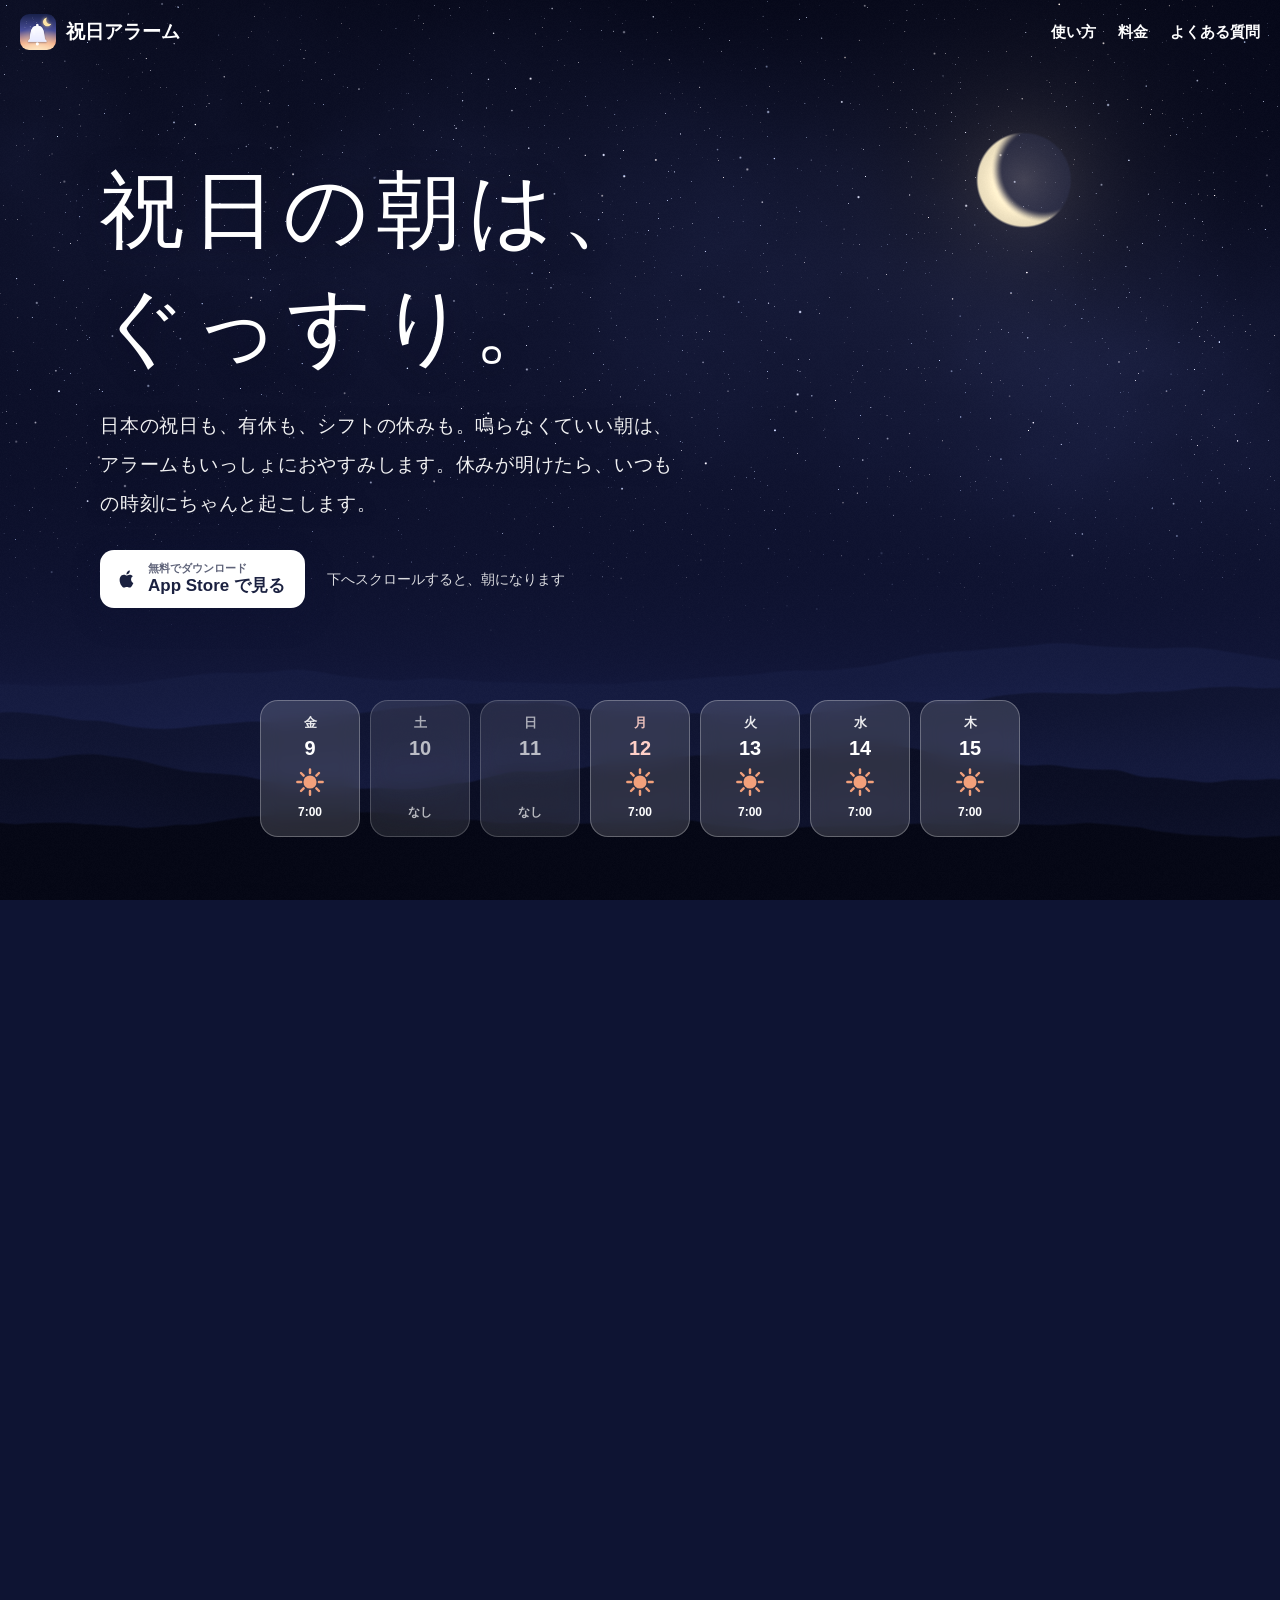
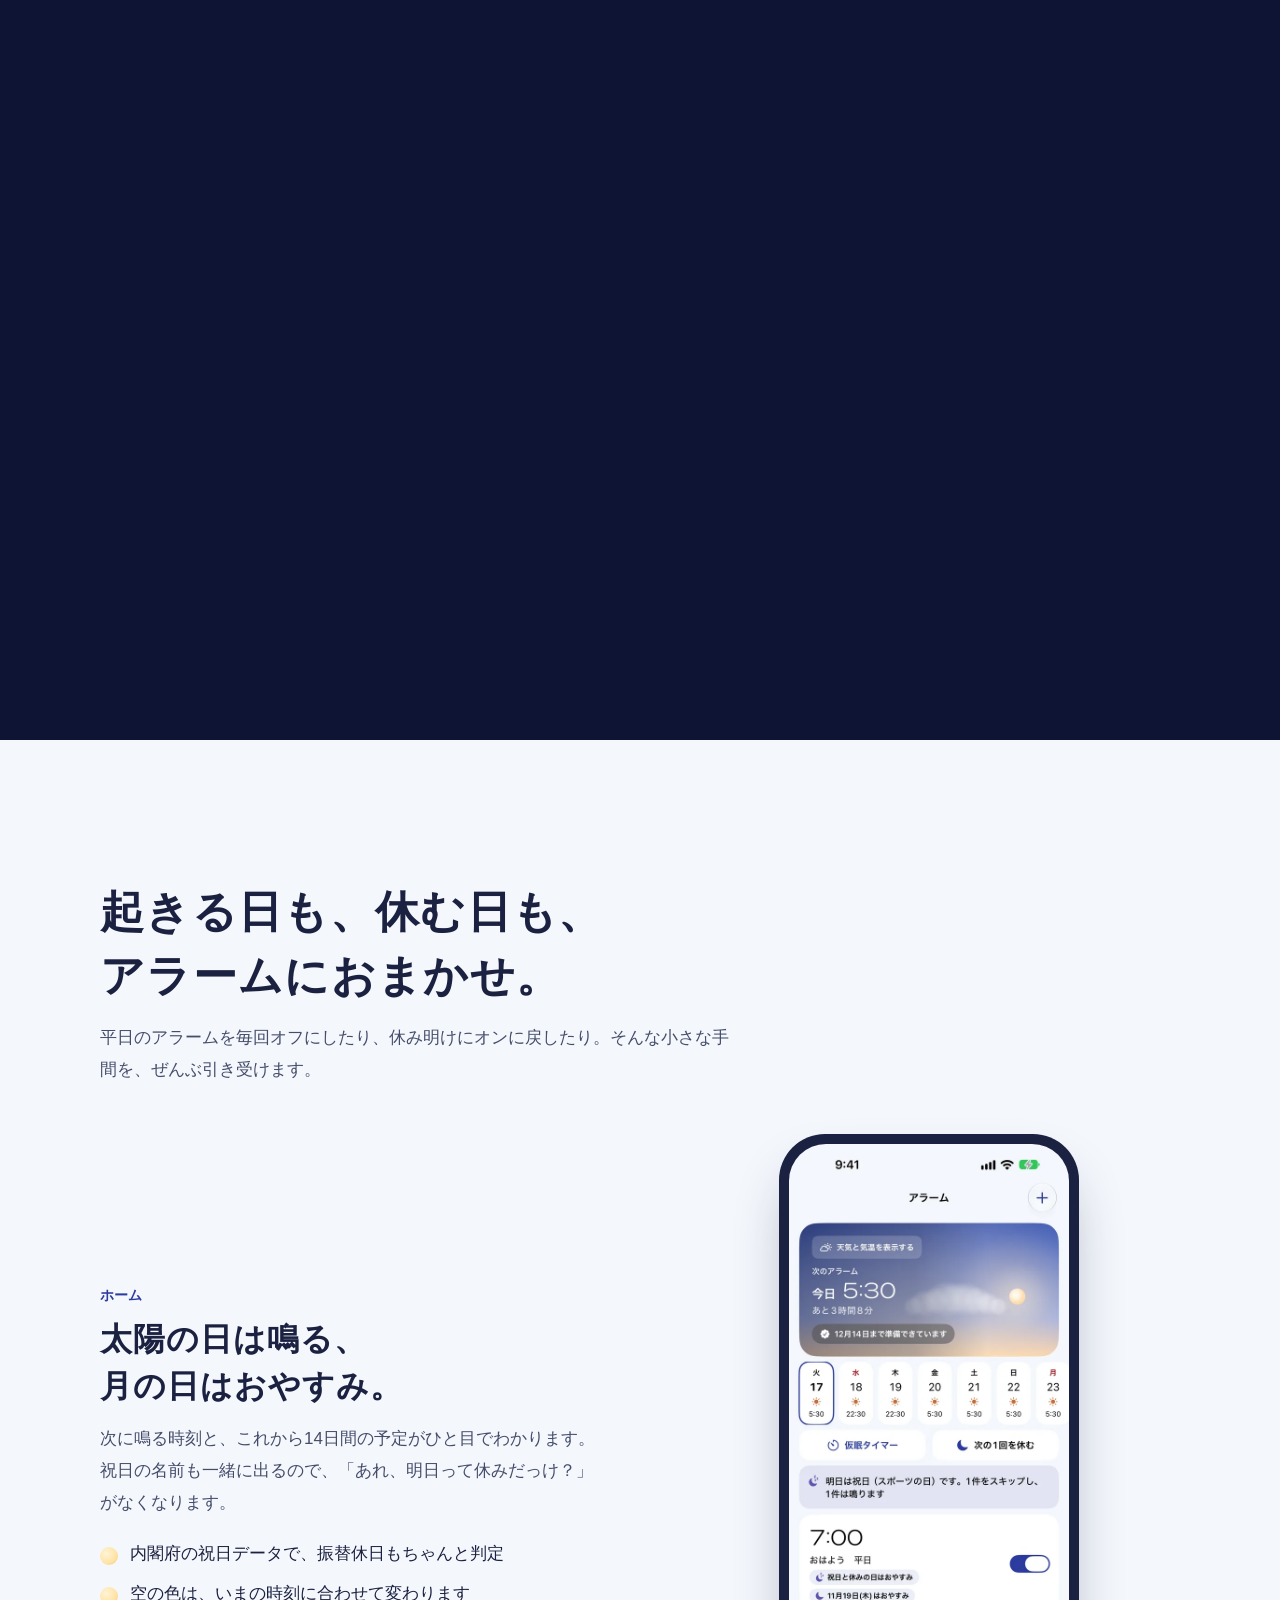
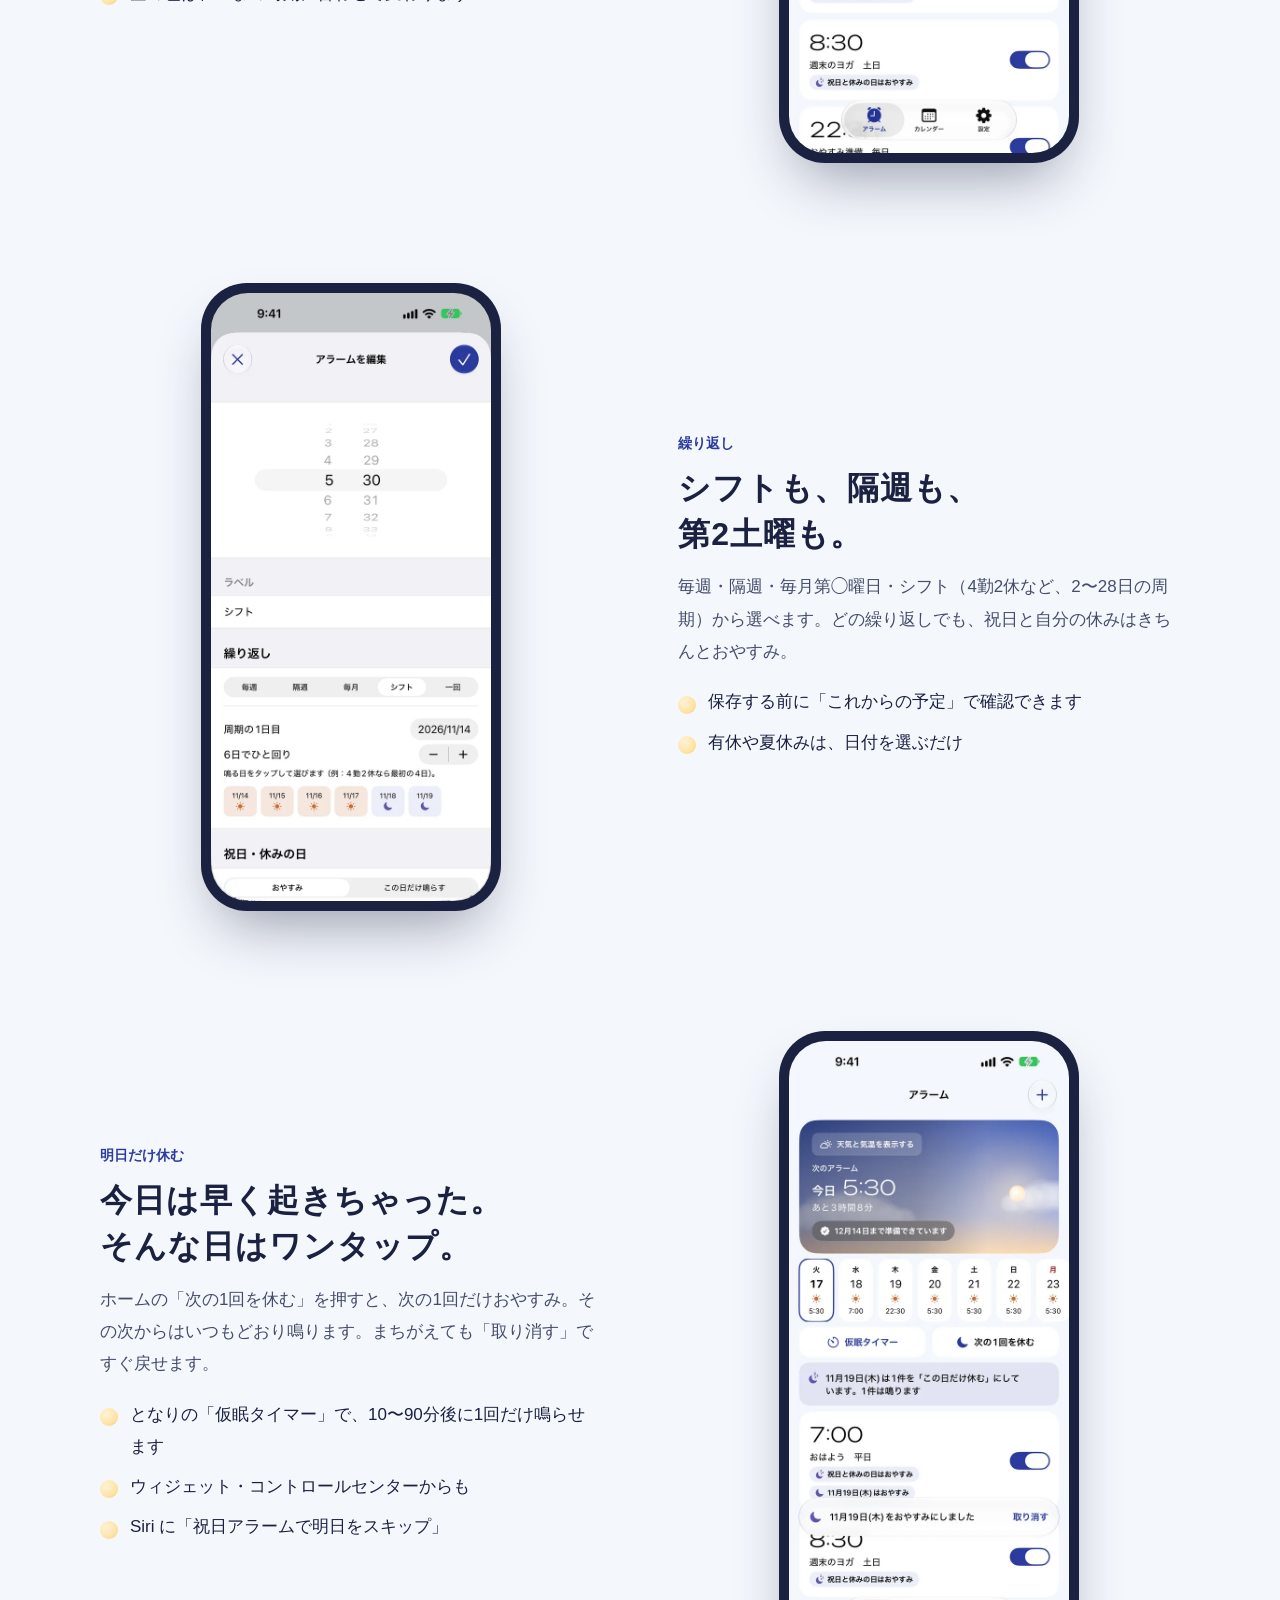
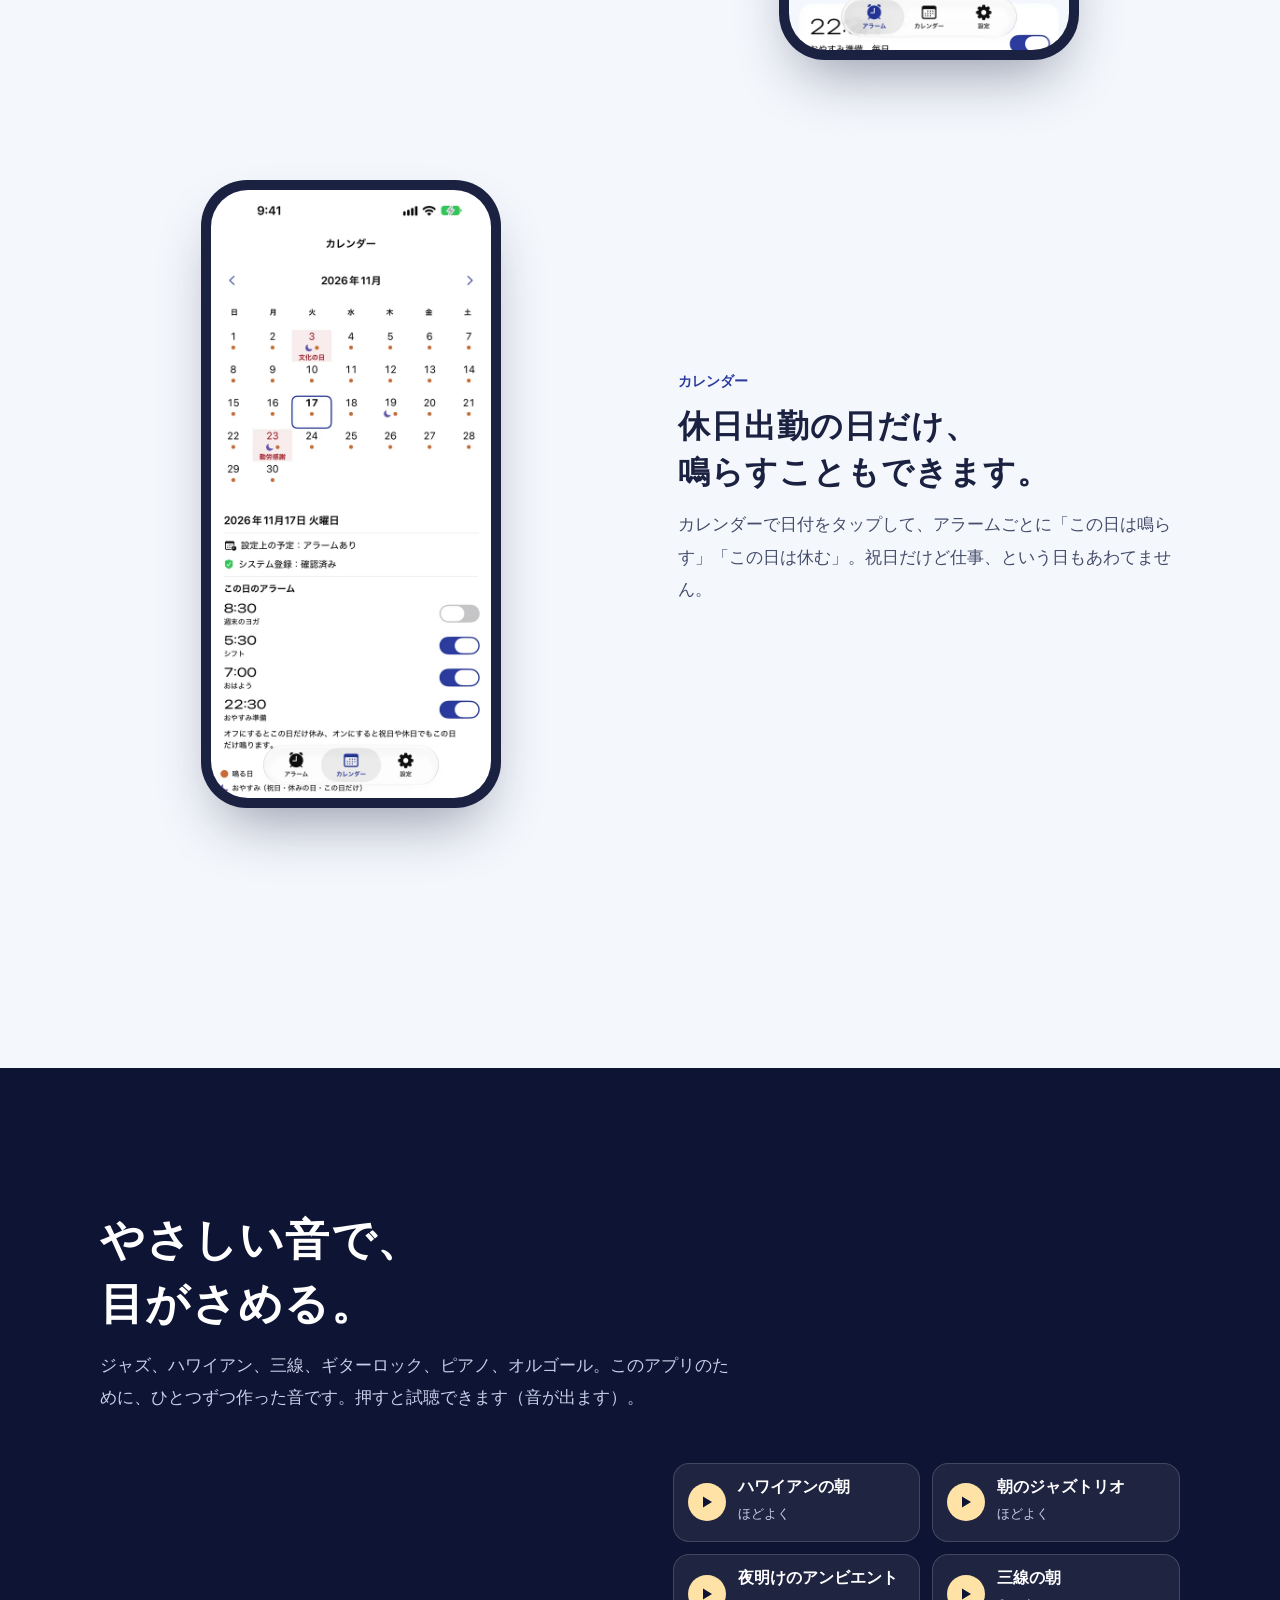
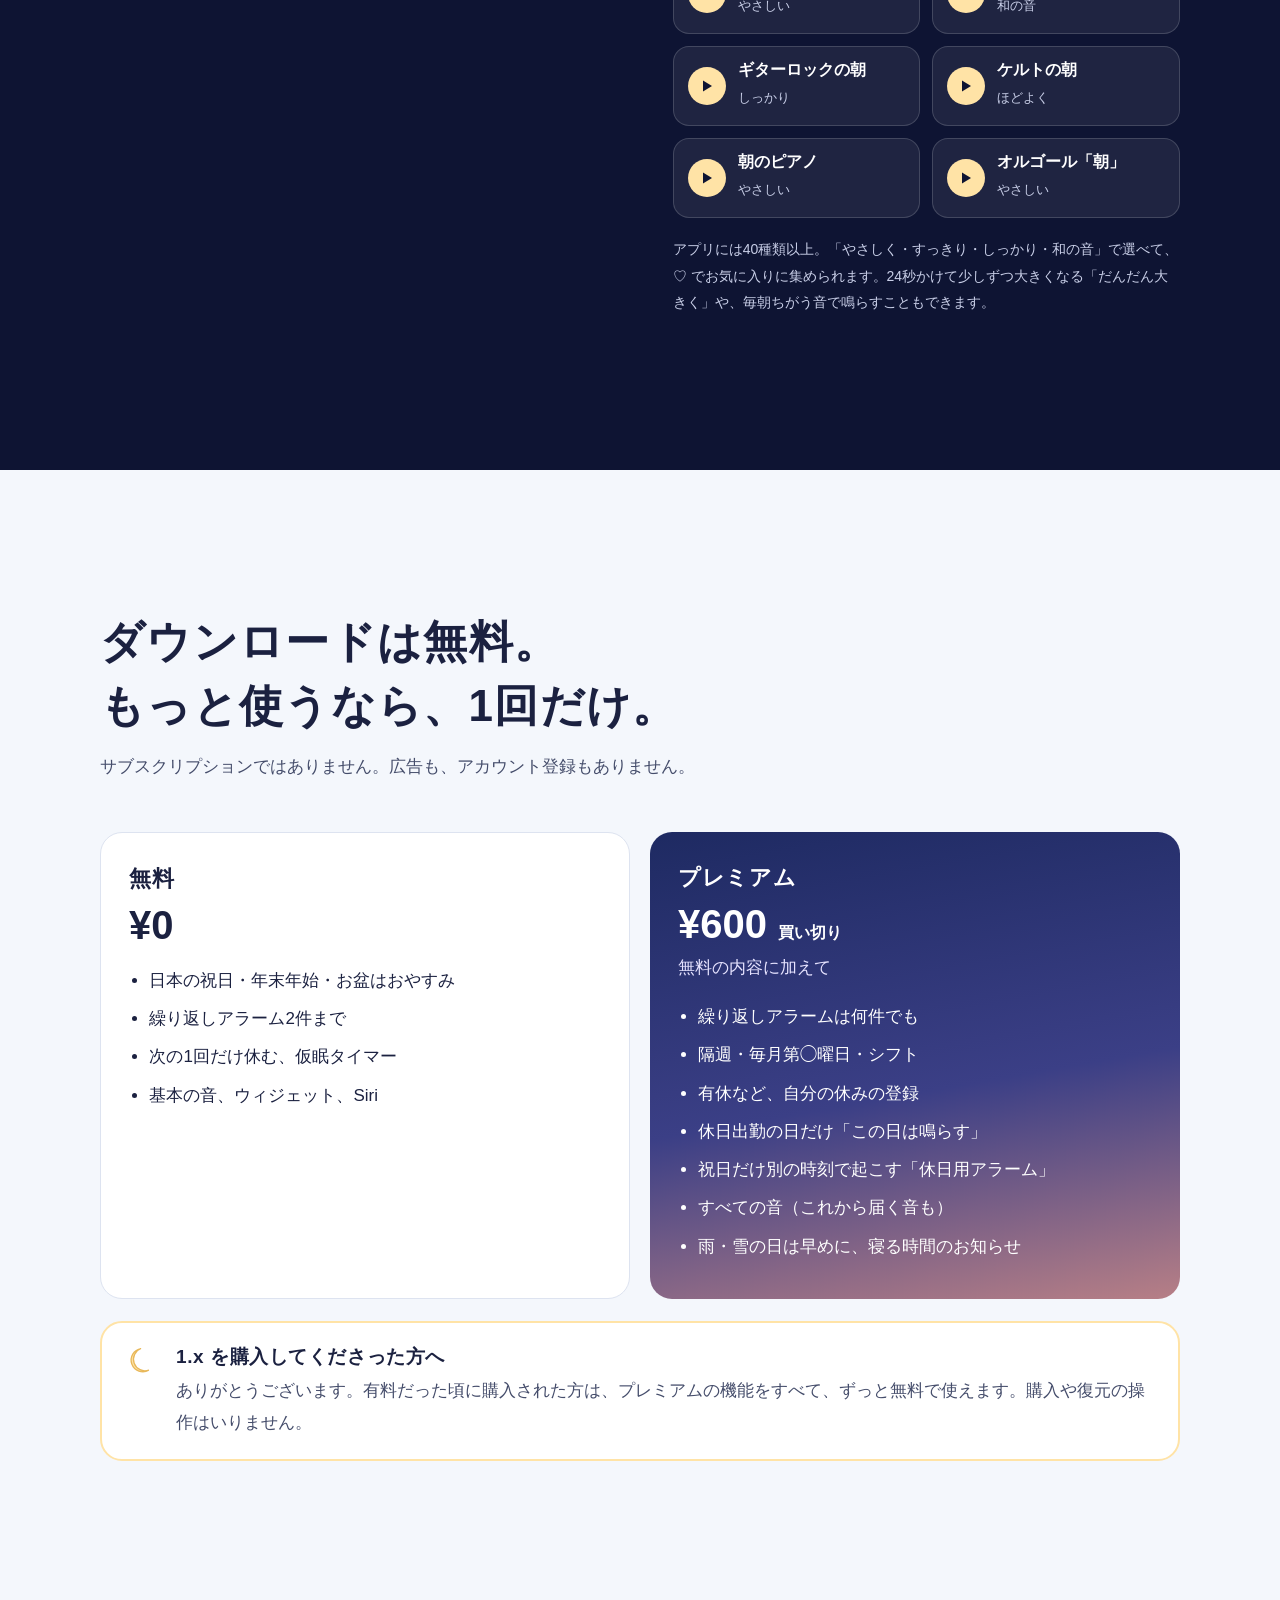
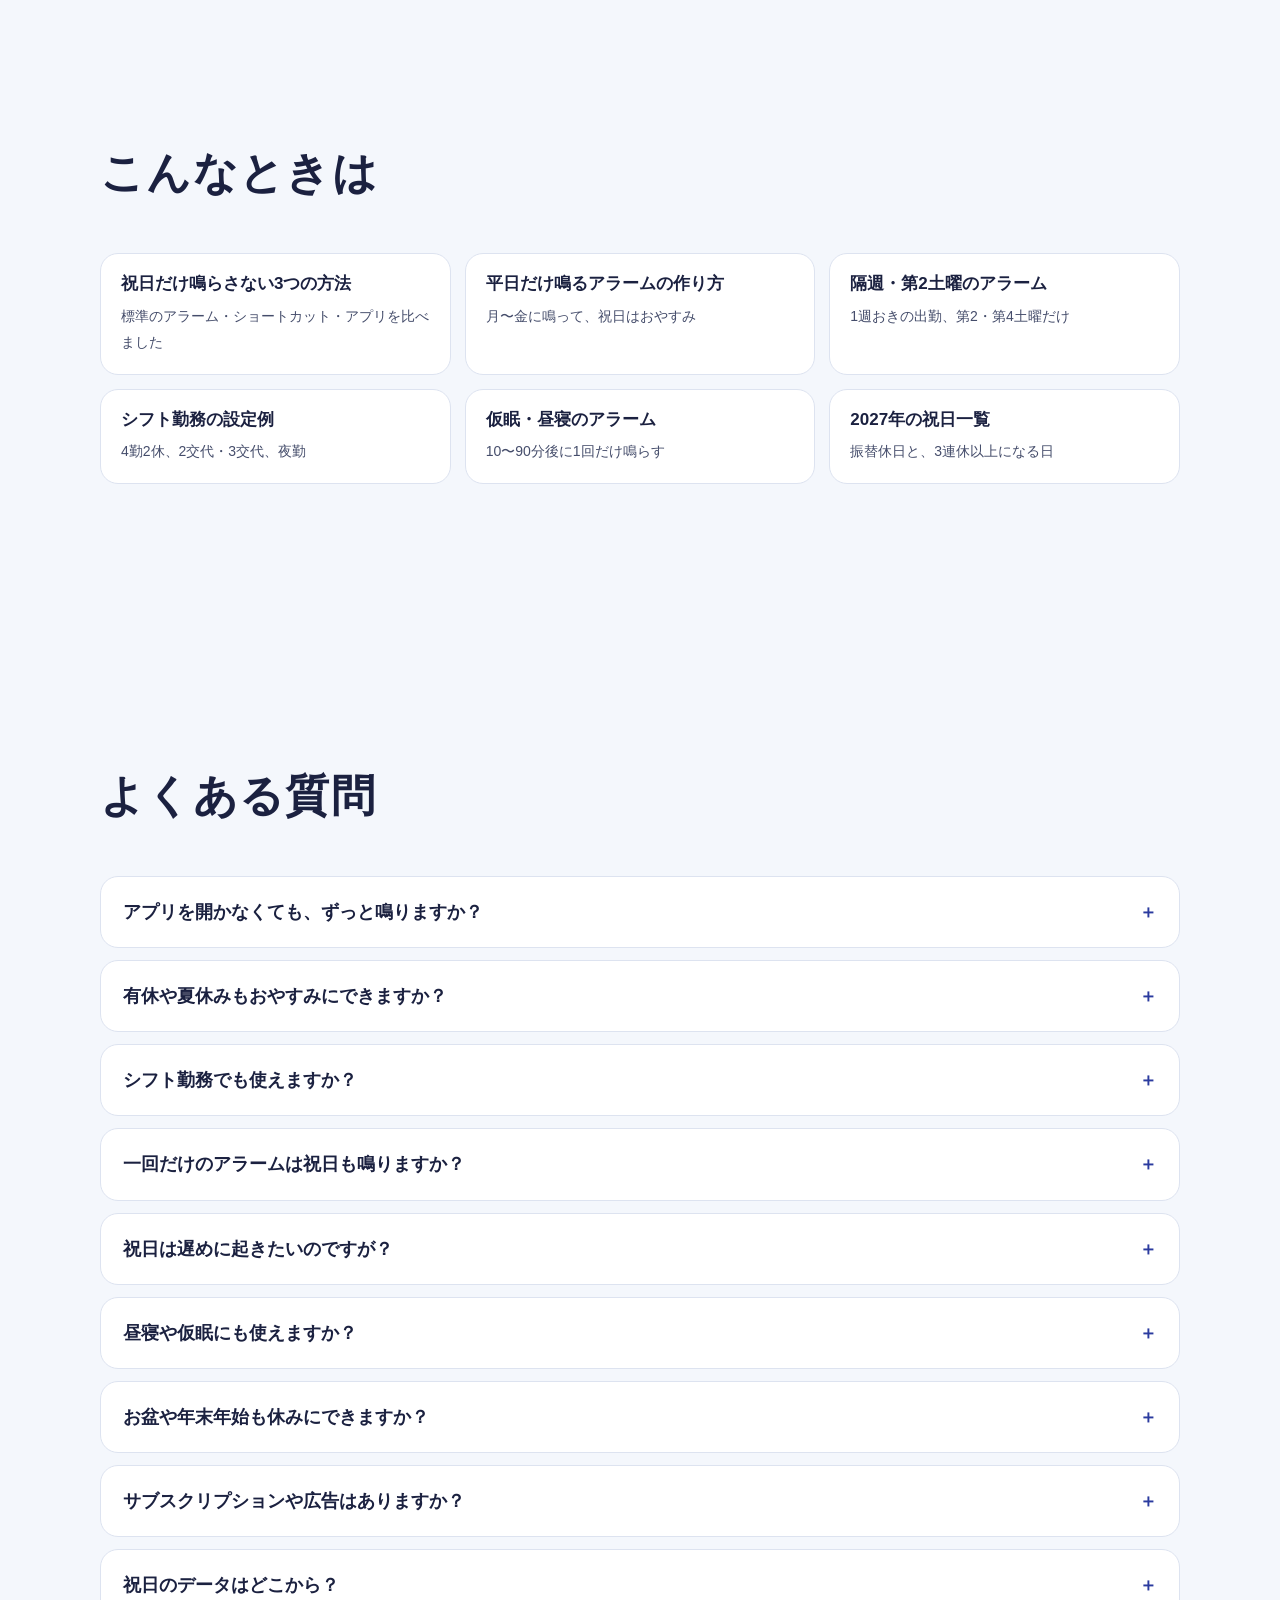
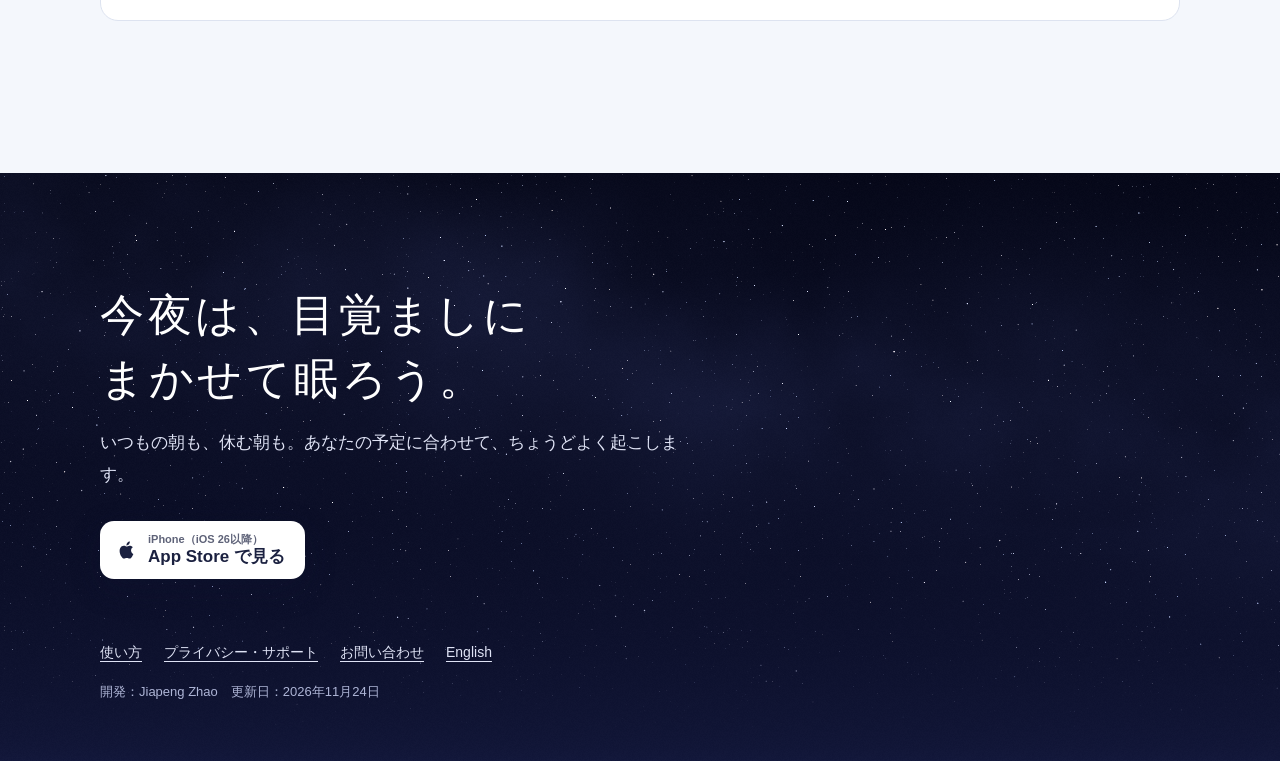
<file: index.html>
<!doctype html>
<html lang="ja">
<head>
<meta charset="utf-8">
<meta name="viewport" content="width=device-width, initial-scale=1, viewport-fit=cover">
<title>祝日アラーム｜平日だけ鳴る。祝日・有休・シフトの休みは鳴らない iPhone の目覚まし</title>
<meta name="description" content="平日だけ鳴って、日本の祝日・振替休日・有休・シフトの休みは自動でおやすみ。隔週や第2土曜、明日だけ休む、仮眠タイマーも。無料でダウンロードできる iPhone の目覚まし時計です。">
<link rel="canonical" href="https://zhao73.github.io/holidayalarm-support/">
<meta name="theme-color" content="#0e1433">
<meta property="og:type" content="website">
<meta property="og:title" content="祝日アラーム｜祝日も有休も、鳴らない朝はぐっすり。">
<meta property="og:description" content="日本の祝日・有休・シフトの休みは自動でおやすみ。無料でダウンロードできるiPhoneの目覚まし時計です。">
<meta property="og:url" content="https://zhao73.github.io/holidayalarm-support/">
<meta property="og:image" content="https://zhao73.github.io/holidayalarm-support/assets/og.png">
<meta property="og:image:width" content="1200">
<meta property="og:image:height" content="630">
<meta name="twitter:card" content="summary_large_image">
<link rel="icon" href="assets/icon-64.png" sizes="64x64">
<link rel="apple-touch-icon" href="assets/icon-180.png">
<link rel="stylesheet" href="style.css">
<script type="application/ld+json">{"@context":"https://schema.org","@type":"MobileApplication","name":"祝日アラーム","alternateName":"Japan Holiday Alarm Clock","url":"https://zhao73.github.io/holidayalarm-support/","downloadUrl":"https://apps.apple.com/jp/app/id6788308440","operatingSystem":"iOS 26.0 or later","applicationCategory":"UtilitiesApplication","author":{"@type":"Person","name":"Jiapeng Zhao"},"offers":[{"@type":"Offer","price":"0","priceCurrency":"JPY","url":"https://apps.apple.com/jp/app/id6788308440"},{"@type":"Offer","name":"プレミアム（買い切り）","price":"600","priceCurrency":"JPY"}],"inLanguage":["ja","en"]}</script>
<script type="application/ld+json">{"@context": "https://schema.org", "@type": "FAQPage", "mainEntity": [{"@type": "Question", "name": "アプリを開かなくても、ずっと鳴りますか？", "acceptedAnswer": {"@type": "Answer", "text": "アラームは最大28日先まで登録し、アプリを開いたときやアラームを止めたときに先へ延ばします。長くアプリを開かなかったときは、予約が切れる3日前にお知らせします（通知を許可した場合）。重要な予定の前には、アプリの「2分後にテスト」で鳴り方を確かめておくと安心です。"}}, {"@type": "Question", "name": "有休や夏休みもおやすみにできますか？", "acceptedAnswer": {"@type": "Answer", "text": "できます。設定の「有休・自分の休みを追加」で日付や期間を選び、アラームの「お休みの日もスキップ」をオンにしてください。年末年始（12/29〜1/3）とお盆（8/13〜8/16）は、必要な方だけオンにできるプリセットです。"}}, {"@type": "Question", "name": "シフト勤務でも使えますか？", "acceptedAnswer": {"@type": "Answer", "text": "使えます。繰り返しで「シフト」を選び、周期の1日目と鳴る日を選んでください。4勤2休なら、6日周期のうち最初の4日を選びます。"}}, {"@type": "Question", "name": "一回だけのアラームは祝日も鳴りますか？", "acceptedAnswer": {"@type": "Answer", "text": "鳴ります。一回だけのアラームは、選んだ日時にそのまま鳴る設定です。祝日にお休みさせたいときは、繰り返しのアラームを使ってください。"}}, {"@type": "Question", "name": "祝日は遅めに起きたいのですが？", "acceptedAnswer": {"@type": "Answer", "text": "「休日用アラーム」を作ると、祝日と休みの日だけ鳴るアラームになります。平日は 7:00、祝日は 9:00、というように使い分けられます（プレミアム）。"}}, {"@type": "Question", "name": "昼寝や仮眠にも使えますか？", "acceptedAnswer": {"@type": "Answer", "text": "使えます。ホームの「仮眠タイマー」から、10〜90分後に1回だけ鳴らせます。鳴り終わると一覧から自動で消えます。無料です。"}}, {"@type": "Question", "name": "お盆や年末年始も休みにできますか？", "acceptedAnswer": {"@type": "Answer", "text": "できます。設定の「お休みの日」で、年末年始（12/29〜1/3）とお盆（8/13〜8/16）をそれぞれオンにできます。日程が違う方は、有休と同じように日付を登録してください。"}}, {"@type": "Question", "name": "サブスクリプションや広告はありますか？", "acceptedAnswer": {"@type": "Answer", "text": "ありません。プレミアムは1回だけの購入で、同じ Apple アカウントの iPhone ならどれでも使えます。"}}, {"@type": "Question", "name": "祝日のデータはどこから？", "acceptedAnswer": {"@type": "Answer", "text": "内閣府が公開している祝日CSVを使っています。設定は iPhone の中だけに保存し、個人データは集めません。くわしくはプライバシーポリシーへ。"}}]}</script>
</head>
<body>
<a class="skip" href="#main">本文へ移動</a>

<svg width="0" height="0" style="position:absolute" aria-hidden="true">
  <symbol id="i-sun" viewBox="0 0 32 32"><g fill="#f2a07b"><circle cx="16" cy="16" r="7"/><g stroke="#f2a07b" stroke-width="2.6" stroke-linecap="round"><path d="M16 2.5v4M16 25.5v4M2.5 16h4M25.5 16h4M6.4 6.4l2.8 2.8M22.8 22.8l2.8 2.8M6.4 25.6l2.8-2.8M22.8 9.2l2.8-2.8"/></g></g></symbol>
  <symbol id="i-moon" viewBox="0 0 32 32"><path d="M21.5 25.5A11 11 0 1 1 14.2 5.2a9 9 0 0 0 7.3 20.3Z" fill="#ffe3a6" stroke="#e8b85a" stroke-width="1.2"/></symbol>
  <symbol id="i-play" viewBox="0 0 16 16"><path d="M4 2.5v11l9-5.5z" fill="currentColor"/></symbol>
  <symbol id="i-stop" viewBox="0 0 16 16"><rect x="3.5" y="3.5" width="9" height="9" rx="1.5" fill="currentColor"/></symbol>
  <symbol id="i-apple" viewBox="0 0 24 24"><path fill="currentColor" d="M16.4 12.6c0-2.3 1.9-3.4 2-3.5-1.1-1.6-2.8-1.8-3.4-1.8-1.4-.1-2.8.9-3.5.9-.7 0-1.8-.9-3-.8-1.5 0-3 .9-3.8 2.3-1.6 2.8-.4 7 1.2 9.3.8 1.1 1.7 2.4 2.9 2.3 1.2 0 1.6-.7 3-.7s1.8.7 3 .7c1.3 0 2.1-1.1 2.8-2.3.9-1.3 1.3-2.6 1.3-2.7 0 0-2.5-1-2.5-3.7Zm-2.3-6.8c.6-.8 1.1-1.9 1-3-.9 0-2.1.6-2.7 1.4-.6.7-1.1 1.8-1 2.9 1 .1 2.1-.5 2.7-1.3Z"/></symbol>
</svg>

<header class="site-header" id="header">
  <a class="brand" href="./"><img src="assets/icon-64.png" width="36" height="36" alt="">祝日アラーム</a>
  <nav aria-label="メイン">
    <a href="guide.html">使い方</a>
    <a class="wide" href="#price">料金</a>
    <a href="#faq">よくある質問</a>
  </nav>
</header>

<main id="main">
  <section class="hero" aria-label="祝日アラームの紹介">
    <div class="hero-stage" id="stage">
      <canvas id="sky" aria-hidden="true"></canvas>
      <div class="hero-copy">
        <h1>祝日の朝は、<br>ぐっすり。</h1>
        <p class="lead">日本の祝日も、有休も、シフトの休みも。鳴らなくていい朝は、アラームもいっしょにおやすみします。休みが明けたら、いつもの時刻にちゃんと起こします。</p>
        <div class="hero-actions">
          <a class="store-btn" href="https://apps.apple.com/jp/app/id6788308440">
            <svg aria-hidden="true"><use href="#i-apple"/></svg>
            <span><small>無料でダウンロード</small>App Store で見る</span>
          </a>
          <span class="hint" id="hint">下へスクロールすると、朝になります</span>
        </div>
      </div>

      <div class="week" id="week" role="img" aria-label="10月9日から15日の予定。10月12日スポーツの日はアラームがおやすみ、ほかの平日は7時に鳴ります。">
        <div class="day"><div class="wd">金</div><div class="dt">9</div><div class="mark"><svg class="sun"><use href="#i-sun"/></svg></div><div class="cap">7:00</div></div>
        <div class="day off"><div class="wd">土</div><div class="dt">10</div><div class="mark"></div><div class="cap">なし</div></div>
        <div class="day off"><div class="wd">日</div><div class="dt">11</div><div class="mark"></div><div class="cap">なし</div></div>
        <div class="day holiday" id="holiday"><div class="wd">月</div><div class="dt">12</div><div class="mark"><svg class="sun"><use href="#i-sun"/></svg><svg class="moon"><use href="#i-moon"/></svg></div><span class="zzz" aria-hidden="true">z z</span><div class="cap" id="holidayCap">7:00</div></div>
        <div class="day"><div class="wd">火</div><div class="dt">13</div><div class="mark"><svg class="sun"><use href="#i-sun"/></svg></div><div class="cap">7:00</div></div>
        <div class="day"><div class="wd">水</div><div class="dt">14</div><div class="mark"><svg class="sun"><use href="#i-sun"/></svg></div><div class="cap">7:00</div></div>
        <div class="day"><div class="wd">木</div><div class="dt">15</div><div class="mark"><svg class="sun"><use href="#i-sun"/></svg></div><div class="cap">7:00</div></div>
      </div>
    </div>
  </section>

  <section class="section" aria-labelledby="what">
    <div class="wrap">
      <div class="section-head">
        <h2 id="what">起きる日も、休む日も、<br><span class="nb">アラームにおまかせ。</span></h2>
        <p>平日のアラームを毎回オフにしたり、休み明けにオンに戻したり。そんな小さな手間を、ぜんぶ引き受けます。</p>
      </div>

      <div class="feature">
        <div class="phone"><img src="assets/shots/01-home.webp" width="600" height="1304" loading="lazy" alt="ホーム画面。次のアラームと、14日間の鳴る日（太陽）と休む日（月）が並んでいる"></div>
        <div>
          <span class="tag">ホーム</span>
          <h3>太陽の日は鳴る、<br>月の日はおやすみ。</h3>
          <p>次に鳴る時刻と、これから14日間の予定がひと目でわかります。祝日の名前も一緒に出るので、「あれ、明日って休みだっけ？」がなくなります。</p>
          <ul class="checks">
            <li>内閣府の祝日データで、振替休日もちゃんと判定</li>
            <li>空の色は、いまの時刻に合わせて変わります</li>
          </ul>
        </div>
      </div>

      <div class="feature">
        <div class="phone"><img src="assets/shots/02-shift.webp" width="600" height="1304" loading="lazy" alt="アラーム編集画面。繰り返しでシフトを選び、6日周期のうち最初の4日に太陽の印"></div>
        <div>
          <span class="tag">繰り返し</span>
          <h3>シフトも、隔週も、<br>第2土曜も。</h3>
          <p>毎週・隔週・毎月第◯曜日・シフト（4勤2休など、2〜28日の周期）から選べます。どの繰り返しでも、祝日と自分の休みはきちんとおやすみ。</p>
          <ul class="checks">
            <li>保存する前に「これからの予定」で確認できます</li>
            <li>有休や夏休みは、日付を選ぶだけ</li>
          </ul>
        </div>
      </div>

      <div class="feature">
        <div class="phone"><img src="assets/shots/04-toast.webp" width="600" height="1304" loading="lazy" alt="「10月2日（金）をおやすみにしました」というお知らせと取り消すボタン"></div>
        <div>
          <span class="tag">明日だけ休む</span>
          <h3>今日は早く起きちゃった。<br>そんな日はワンタップ。</h3>
          <p>ホームの「次の1回を休む」を押すと、次の1回だけおやすみ。その次からはいつもどおり鳴ります。まちがえても「取り消す」ですぐ戻せます。</p>
          <ul class="checks">
            <li>となりの「仮眠タイマー」で、10〜90分後に1回だけ鳴らせます</li>
            <li>ウィジェット・コントロールセンターからも</li>
            <li>Siri に「祝日アラームで明日をスキップ」</li>
          </ul>
        </div>
      </div>

      <div class="feature">
        <div class="phone"><img src="assets/shots/03-calendar.webp" width="600" height="1304" loading="lazy" alt="カレンダー画面。祝日は赤い日付、日付をタップするとアラームごとに鳴らす・休むを切り替えられる"></div>
        <div>
          <span class="tag">カレンダー</span>
          <h3>休日出勤の日だけ、<br>鳴らすこともできます。</h3>
          <p>カレンダーで日付をタップして、アラームごとに「この日は鳴らす」「この日は休む」。祝日だけど仕事、という日もあわてません。</p>
        </div>
      </div>
    </div>
  </section>

  <section class="section sounds" aria-labelledby="snd">
    <div class="wrap">
      <div class="section-head">
        <h2 id="snd">やさしい音で、<br>目がさめる。</h2>
        <p>ジャズ、ハワイアン、三線、ギターロック、ピアノ、オルゴール。このアプリのために、ひとつずつ作った音です。押すと試聴できます（音が出ます）。</p>
      </div>
      <div class="sound-stage">
        <canvas id="halo" aria-hidden="true"></canvas>
        <div>
          <div class="sound-list" id="soundList">
            <button class="sound" type="button" data-src="assets/sounds/hawaii.m4a" aria-pressed="false"><span class="ic"><svg><use href="#i-play"/></svg></span><span><b>ハワイアンの朝</b><small>ほどよく</small></span></button>
            <button class="sound" type="button" data-src="assets/sounds/jazz.m4a" aria-pressed="false"><span class="ic"><svg><use href="#i-play"/></svg></span><span><b>朝のジャズトリオ</b><small>ほどよく</small></span></button>
            <button class="sound" type="button" data-src="assets/sounds/ambient.m4a" aria-pressed="false"><span class="ic"><svg><use href="#i-play"/></svg></span><span><b>夜明けのアンビエント</b><small>やさしい</small></span></button>
            <button class="sound" type="button" data-src="assets/sounds/sanshin.m4a" aria-pressed="false"><span class="ic"><svg><use href="#i-play"/></svg></span><span><b>三線の朝</b><small>和の音</small></span></button>
            <button class="sound" type="button" data-src="assets/sounds/jrock.m4a" aria-pressed="false"><span class="ic"><svg><use href="#i-play"/></svg></span><span><b>ギターロックの朝</b><small>しっかり</small></span></button>
            <button class="sound" type="button" data-src="assets/sounds/celtic.m4a" aria-pressed="false"><span class="ic"><svg><use href="#i-play"/></svg></span><span><b>ケルトの朝</b><small>ほどよく</small></span></button>
            <button class="sound" type="button" data-src="assets/sounds/asapiano.m4a" aria-pressed="false"><span class="ic"><svg><use href="#i-play"/></svg></span><span><b>朝のピアノ</b><small>やさしい</small></span></button>
            <button class="sound" type="button" data-src="assets/sounds/music_box.m4a" aria-pressed="false"><span class="ic"><svg><use href="#i-play"/></svg></span><span><b>オルゴール「朝」</b><small>やさしい</small></span></button>
          </div>
          <p class="sound-note">アプリには40種類以上。「やさしく・すっきり・しっかり・和の音」で選べて、♡ でお気に入りに集められます。24秒かけて少しずつ大きくなる「だんだん大きく」や、毎朝ちがう音で鳴らすこともできます。</p>
        </div>
      </div>
    </div>
  </section>

  <section class="section" id="price" aria-labelledby="pr">
    <div class="wrap">
      <div class="section-head">
        <h2 id="pr">ダウンロードは無料。<br>もっと使うなら、<span class="nb">1回だけ。</span></h2>
        <p>サブスクリプションではありません。広告も、アカウント登録もありません。</p>
      </div>
      <div class="plans">
        <div class="plan">
          <h3>無料</h3>
          <div class="price">¥0</div>
          <ul>
            <li>日本の祝日・年末年始・お盆はおやすみ</li>
            <li>繰り返しアラーム2件まで</li>
            <li>次の1回だけ休む、仮眠タイマー</li>
            <li>基本の音、ウィジェット、Siri</li>
          </ul>
        </div>
        <div class="plan premium">
          <h3>プレミアム</h3>
          <div class="price">¥600 <small>買い切り</small></div>
          <p class="sub">無料の内容に加えて</p>
          <ul>
            <li>繰り返しアラームは何件でも</li>
            <li>隔週・毎月第◯曜日・シフト</li>
            <li>有休など、自分の休みの登録</li>
            <li>休日出勤の日だけ「この日は鳴らす」</li>
            <li>祝日だけ別の時刻で起こす「休日用アラーム」</li>
            <li>すべての音（これから届く音も）</li>
            <li>雨・雪の日は早めに、寝る時間のお知らせ</li>
          </ul>
        </div>
      </div>
      <div class="legacy">
        <svg aria-hidden="true"><use href="#i-moon"/></svg>
        <div>
          <h3>1.x を購入してくださった方へ</h3>
          <p>ありがとうございます。有料だった頃に購入された方は、プレミアムの機能をすべて、ずっと無料で使えます。購入や復元の操作はいりません。</p>
        </div>
      </div>
    </div>
  </section>

  <section class="section" aria-labelledby="gd">
    <div class="wrap">
      <div class="section-head"><h2 id="gd">こんなときは</h2></div>
      <ul class="guide-links">
        <li><a href="iphone-holiday-alarm.html"><b>祝日だけ鳴らさない3つの方法</b><span>標準のアラーム・ショートカット・アプリを比べました</span></a></li>
        <li><a href="weekday-only.html"><b>平日だけ鳴るアラームの作り方</b><span>月〜金に鳴って、祝日はおやすみ</span></a></li>
        <li><a href="biweekly.html"><b>隔週・第2土曜のアラーム</b><span>1週おきの出勤、第2・第4土曜だけ</span></a></li>
        <li><a href="shift.html"><b>シフト勤務の設定例</b><span>4勤2休、2交代・3交代、夜勤</span></a></li>
        <li><a href="nap.html"><b>仮眠・昼寝のアラーム</b><span>10〜90分後に1回だけ鳴らす</span></a></li>
        <li><a href="holidays-2027.html"><b>2027年の祝日一覧</b><span>振替休日と、3連休以上になる日</span></a></li>
      </ul>
    </div>
  </section>

  <section class="section faq" id="faq" aria-labelledby="fq">
    <div class="wrap">
      <div class="section-head"><h2 id="fq">よくある質問</h2></div>
      <details><summary>アプリを開かなくても、ずっと鳴りますか？</summary><p>アラームは最大28日先まで登録し、アプリを開いたときやアラームを止めたときに先へ延ばします。長くアプリを開かなかったときは、予約が切れる3日前にお知らせします（通知を許可した場合）。重要な予定の前には、アプリの「2分後にテスト」で鳴り方を確かめておくと安心です。</p></details>
      <details><summary>有休や夏休みもおやすみにできますか？</summary><p>できます。設定の「有休・自分の休みを追加」で日付や期間を選び、アラームの「お休みの日もスキップ」をオンにしてください。年末年始（12/29〜1/3）とお盆（8/13〜8/16）は、必要な方だけオンにできるプリセットです。</p></details>
      <details><summary>シフト勤務でも使えますか？</summary><p>使えます。繰り返しで「シフト」を選び、周期の1日目と鳴る日を選んでください。4勤2休なら、6日周期のうち最初の4日を選びます。</p></details>
      <details><summary>一回だけのアラームは祝日も鳴りますか？</summary><p>鳴ります。一回だけのアラームは、選んだ日時にそのまま鳴る設定です。祝日にお休みさせたいときは、繰り返しのアラームを使ってください。</p></details>
      <details><summary>祝日は遅めに起きたいのですが？</summary><p>「休日用アラーム」を作ると、祝日と休みの日だけ鳴るアラームになります。平日は 7:00、祝日は 9:00、というように使い分けられます（プレミアム）。</p></details>
      <details><summary>昼寝や仮眠にも使えますか？</summary><p>使えます。ホームの「仮眠タイマー」から、10〜90分後に1回だけ鳴らせます。鳴り終わると一覧から自動で消えます。無料です。</p></details>
      <details><summary>お盆や年末年始も休みにできますか？</summary><p>できます。設定の「お休みの日」で、年末年始（12/29〜1/3）とお盆（8/13〜8/16）をそれぞれオンにできます。日程が違う方は、有休と同じように日付を登録してください。</p></details>
      <details><summary>サブスクリプションや広告はありますか？</summary><p>ありません。プレミアムは1回だけの購入で、同じ Apple アカウントの iPhone ならどれでも使えます。</p></details>
      <details><summary>祝日のデータはどこから？</summary><p>内閣府が公開している祝日CSVを使っています。設定は iPhone の中だけに保存し、個人データは集めません。くわしくは<a href="privacy.html">プライバシーポリシー</a>へ。</p></details>
    </div>
  </section>
</main>

<footer class="site-footer">
  <canvas id="footerSky" aria-hidden="true"></canvas>
  <div class="wrap footer-inner">
    <h2>今夜は、目覚ましに<br>まかせて眠ろう。</h2>
    <p>いつもの朝も、休む朝も。あなたの予定に合わせて、ちょうどよく起こします。</p>
    <a class="store-btn" href="https://apps.apple.com/jp/app/id6788308440">
      <svg aria-hidden="true"><use href="#i-apple"/></svg>
      <span><small>iPhone（iOS 26以降）</small>App Store で見る</span>
    </a>
    <div class="footer-links">
      <a href="guide.html">使い方</a>
      <a href="privacy.html">プライバシー・サポート</a>
      <a href="mailto:qwe911291860@gmail.com">お問い合わせ</a>
      <a href="privacy.html#en" lang="en">English</a>
    </div>
    <p class="footer-meta">開発：Jiapeng Zhao　更新日：2026年11月24日</p>
  </div>
</footer>

<script src="sky.js" defer></script>
<script src="main.js" defer></script>
</body>
</html>
</file>
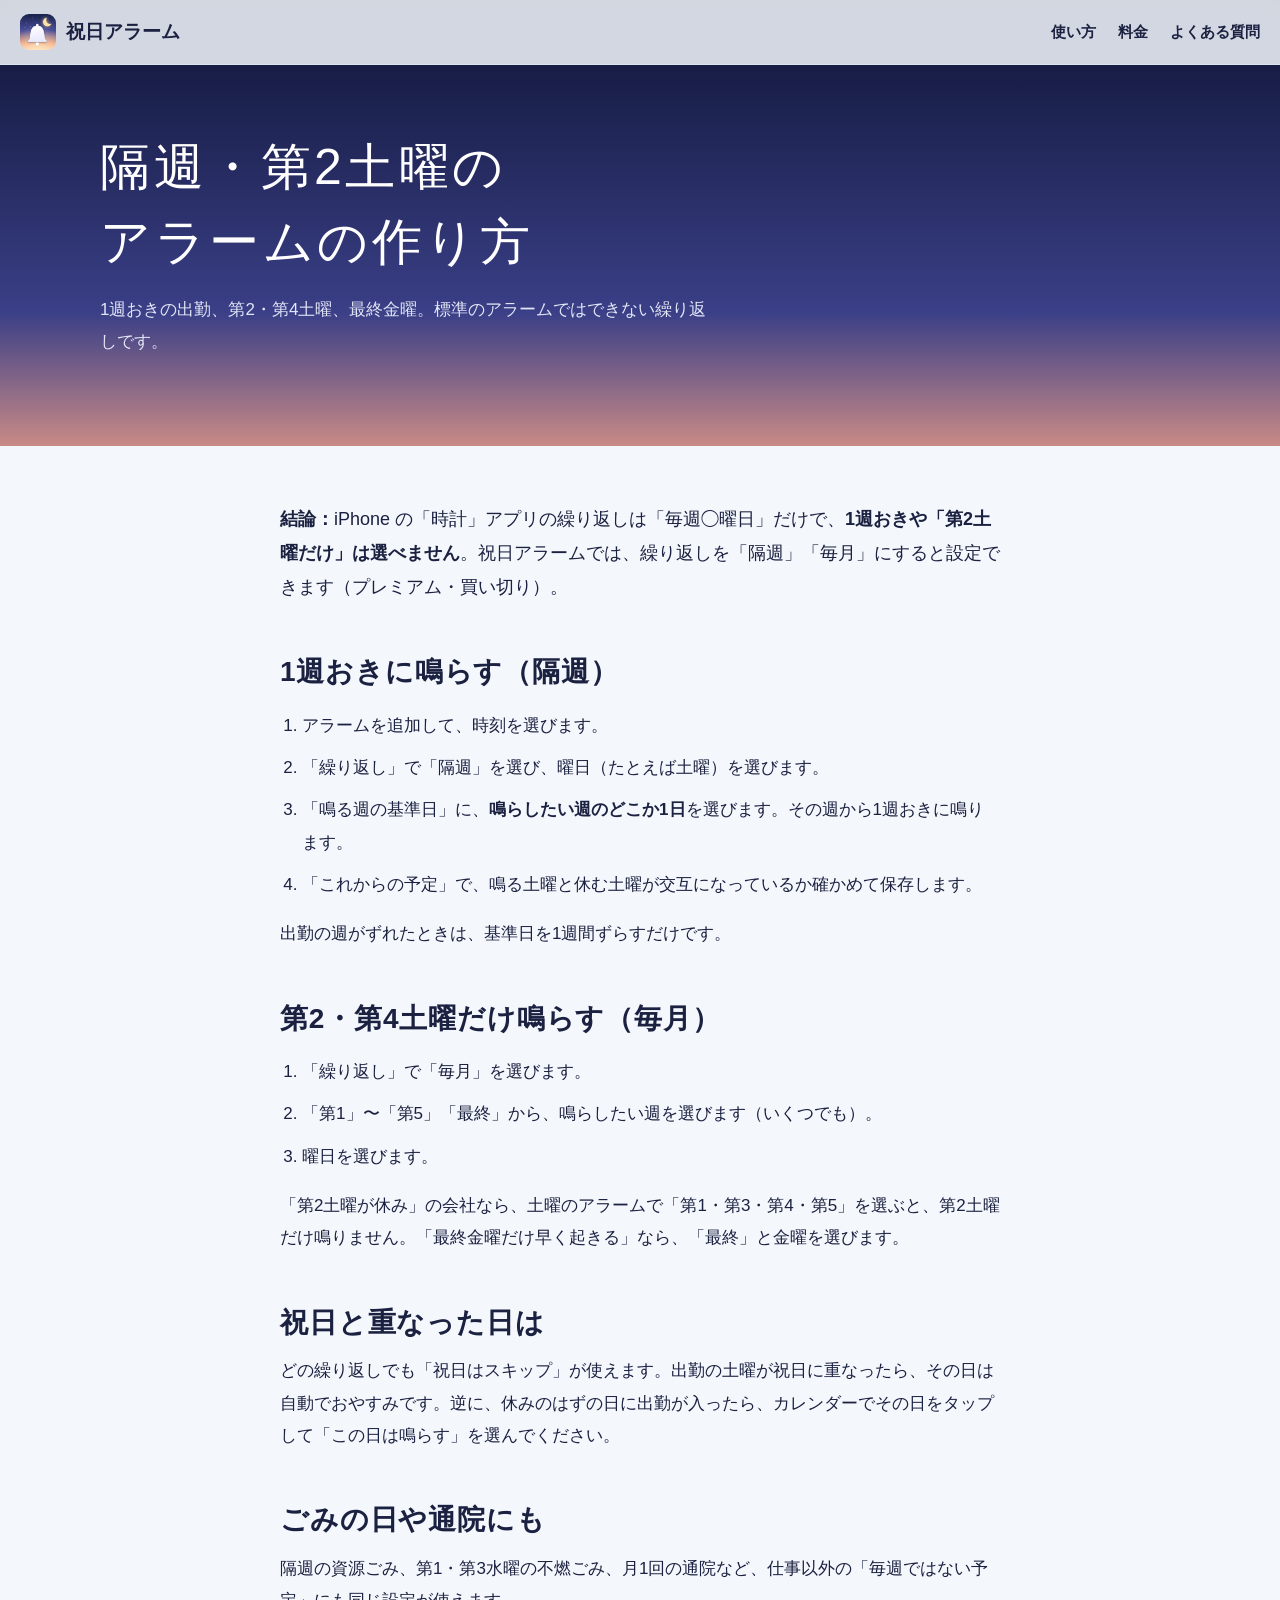
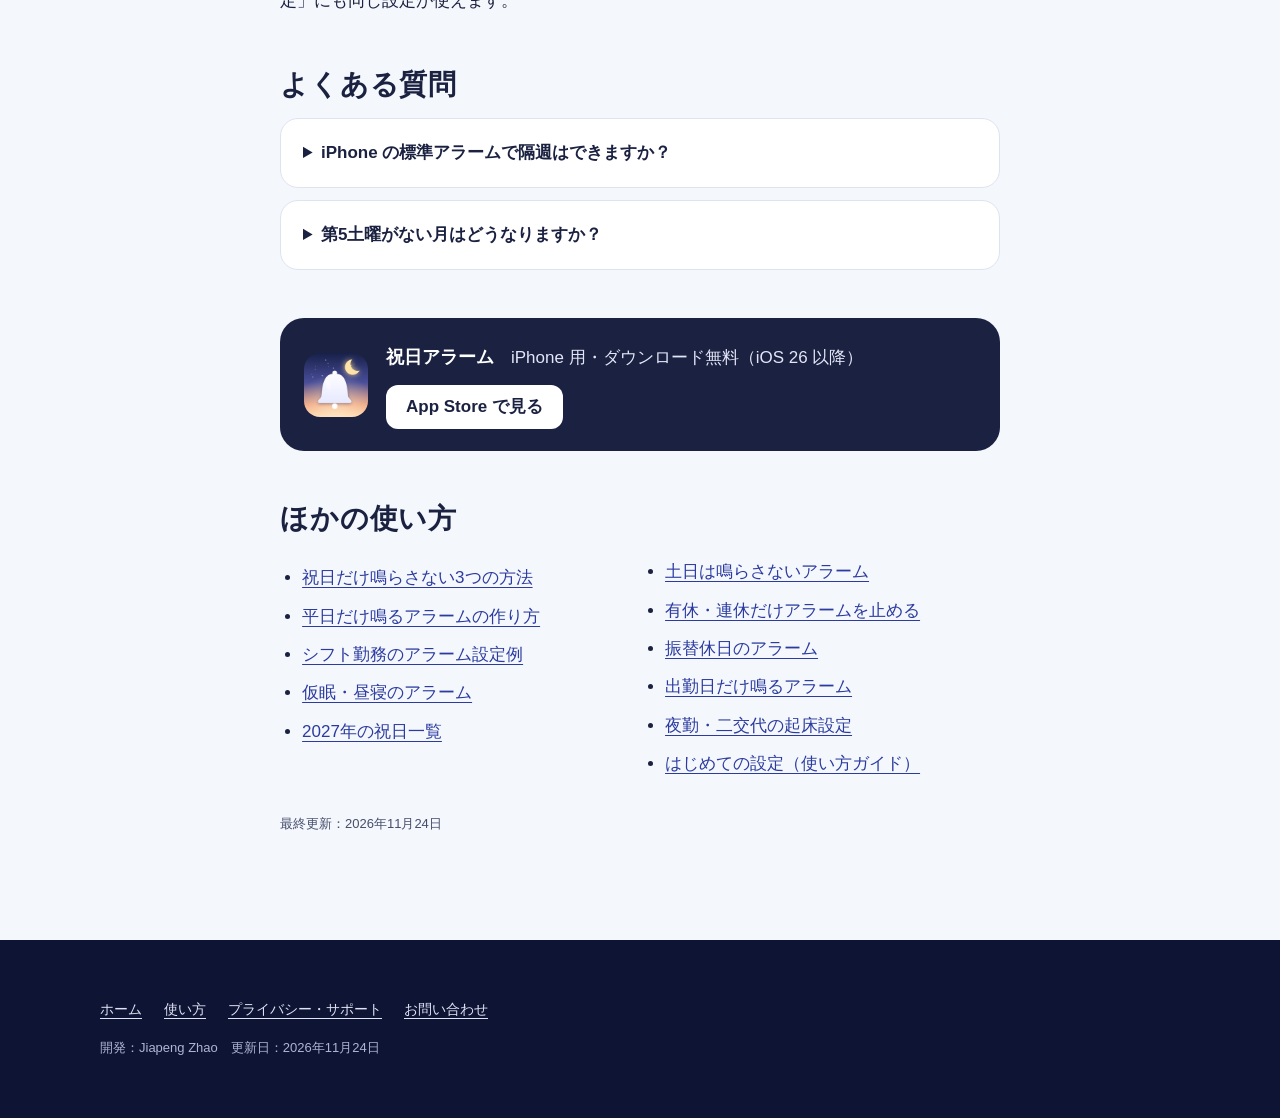
<file: biweekly.html>
<!doctype html>
<html lang="ja">
<head>
<meta charset="utf-8">
<meta name="viewport" content="width=device-width, initial-scale=1, viewport-fit=cover">
<title>隔週・第2土曜だけ鳴らす（休む）アラームの作り方｜iPhone</title>
<meta name="description" content="iPhone の標準アラームは「毎週」しか選べません。1週おきの土曜出勤、第2・第4土曜だけ休み、最終金曜だけ早起き。祝日アラームでの設定手順をまとめました。">
<link rel="canonical" href="https://zhao73.github.io/holidayalarm-support/biweekly.html">
<meta name="theme-color" content="#0e1433">
<meta property="og:type" content="article">
<meta property="og:title" content="隔週・第2土曜だけ鳴らす（休む）アラームの作り方｜iPhone">
<meta property="og:description" content="iPhone の標準アラームは「毎週」しか選べません。1週おきの土曜出勤、第2・第4土曜だけ休み、最終金曜だけ早起き。祝日アラームでの設定手順をまとめました。">
<meta property="og:url" content="https://zhao73.github.io/holidayalarm-support/biweekly.html">
<meta property="og:image" content="https://zhao73.github.io/holidayalarm-support/assets/og.png">
<meta property="og:image:width" content="1200">
<meta property="og:image:height" content="630">
<meta name="twitter:card" content="summary_large_image">
<link rel="icon" href="assets/icon-64.png" sizes="64x64">
<link rel="apple-touch-icon" href="assets/icon-180.png">
<link rel="stylesheet" href="style.css">
<script type="application/ld+json">[{"@context": "https://schema.org", "@type": "Article", "headline": "隔週・第2土曜だけ鳴らす（休む）アラームの作り方｜iPhone", "description": "iPhone の標準アラームは「毎週」しか選べません。1週おきの土曜出勤、第2・第4土曜だけ休み、最終金曜だけ早起き。祝日アラームでの設定手順をまとめました。", "inLanguage": "ja", "dateModified": "2026-11-24", "mainEntityOfPage": "https://zhao73.github.io/holidayalarm-support/biweekly.html", "author": {"@type": "Person", "name": "Jiapeng Zhao"}, "publisher": {"@type": "Organization", "name": "祝日アラーム", "logo": {"@type": "ImageObject", "url": "https://zhao73.github.io/holidayalarm-support/assets/icon-512.png"}}, "image": "https://zhao73.github.io/holidayalarm-support/assets/og.png"}, {"@context": "https://schema.org", "@type": "FAQPage", "mainEntity": [{"@type": "Question", "name": "iPhone の標準アラームで隔週はできますか？", "acceptedAnswer": {"@type": "Answer", "text": "できません。「時計」アプリの繰り返しは毎週の曜日だけです。"}}, {"@type": "Question", "name": "第5土曜がない月はどうなりますか？", "acceptedAnswer": {"@type": "Answer", "text": "その月は鳴りません。「最終」を選ぶと、第4でも第5でも、その月の最後の土曜に鳴ります。"}}]}]</script>
</head>
<body>
<a class="skip" href="#main">本文へ移動</a>
<header class="site-header" id="header">
  <a class="brand" href="./"><img src="assets/icon-64.png" width="36" height="36" alt="">祝日アラーム</a>
  <nav aria-label="メイン"><a href="guide.html">使い方</a><a class="wide" href="./#price">料金</a><a href="./#faq">よくある質問</a></nav>
</header>
<main id="main">
  <div class="page-top"><div class="wrap">
    <h1>隔週・第2土曜の<br>アラームの作り方</h1>
    <p>1週おきの出勤、第2・第4土曜、最終金曜。標準のアラームではできない繰り返しです。</p>
  </div></div>
  <div class="doc">
    <p><b>結論：</b>iPhone の「時計」アプリの繰り返しは「毎週◯曜日」だけで、<b>1週おきや「第2土曜だけ」は選べません</b>。祝日アラームでは、繰り返しを「隔週」「毎月」にすると設定できます（プレミアム・買い切り）。</p>

    <h2>1週おきに鳴らす（隔週）</h2>
    <ol>
      <li>アラームを追加して、時刻を選びます。</li>
      <li>「繰り返し」で「隔週」を選び、曜日（たとえば土曜）を選びます。</li>
      <li>「鳴る週の基準日」に、<b>鳴らしたい週のどこか1日</b>を選びます。その週から1週おきに鳴ります。</li>
      <li>「これからの予定」で、鳴る土曜と休む土曜が交互になっているか確かめて保存します。</li>
    </ol>
    <p>出勤の週がずれたときは、基準日を1週間ずらすだけです。</p>

    <h2>第2・第4土曜だけ鳴らす（毎月）</h2>
    <ol>
      <li>「繰り返し」で「毎月」を選びます。</li>
      <li>「第1」〜「第5」「最終」から、鳴らしたい週を選びます（いくつでも）。</li>
      <li>曜日を選びます。</li>
    </ol>
    <p>「第2土曜が休み」の会社なら、土曜のアラームで「第1・第3・第4・第5」を選ぶと、第2土曜だけ鳴りません。「最終金曜だけ早く起きる」なら、「最終」と金曜を選びます。</p>

    <h2>祝日と重なった日は</h2>
    <p>どの繰り返しでも「祝日はスキップ」が使えます。出勤の土曜が祝日に重なったら、その日は自動でおやすみです。逆に、休みのはずの日に出勤が入ったら、カレンダーでその日をタップして「この日は鳴らす」を選んでください。</p>

    <h2>ごみの日や通院にも</h2>
    <p>隔週の資源ごみ、第1・第3水曜の不燃ごみ、月1回の通院など、仕事以外の「毎週ではない予定」にも同じ設定が使えます。</p>
<h2>よくある質問</h2>
<details><summary>iPhone の標準アラームで隔週はできますか？</summary><p>できません。「時計」アプリの繰り返しは毎週の曜日だけです。</p></details>
<details><summary>第5土曜がない月はどうなりますか？</summary><p>その月は鳴りません。「最終」を選ぶと、第4でも第5でも、その月の最後の土曜に鳴ります。</p></details>
    <div class="get">
      <img src="assets/icon-180.png" width="64" height="64" alt="">
      <div>
        <p><b>祝日アラーム</b>　iPhone 用・ダウンロード無料（iOS 26 以降）</p>
        <a class="store-link" href="https://apps.apple.com/jp/app/id6788308440">App Store で見る</a>
      </div>
    </div>
    <h2>ほかの使い方</h2>
    <ul class="more"><li><a href="iphone-holiday-alarm.html">祝日だけ鳴らさない3つの方法</a></li><li><a href="weekday-only.html">平日だけ鳴るアラームの作り方</a></li><li><a href="shift.html">シフト勤務のアラーム設定例</a></li><li><a href="nap.html">仮眠・昼寝のアラーム</a></li><li><a href="holidays-2027.html">2027年の祝日一覧</a></li><li><a href="weekend-off.html">土日は鳴らさないアラーム</a></li><li><a href="paid-leave.html">有休・連休だけアラームを止める</a></li><li><a href="furikae-kyujitsu.html">振替休日のアラーム</a></li><li><a href="workday-only.html">出勤日だけ鳴るアラーム</a></li><li><a href="night-shift.html">夜勤・二交代の起床設定</a></li><li><a href="guide.html">はじめての設定（使い方ガイド）</a></li></ul>
    <p class="updated">最終更新：2026年11月24日</p>
  </div>
</main>
<footer class="site-footer">
  <div class="wrap footer-inner" style="padding-top:56px">
    <div class="footer-links" style="margin-top:0">
      <a href="./">ホーム</a><a href="guide.html">使い方</a><a href="privacy.html">プライバシー・サポート</a><a href="mailto:qwe911291860@gmail.com">お問い合わせ</a>
    </div>
    <p class="footer-meta">開発：Jiapeng Zhao　更新日：2026年11月24日</p>
  </div>
</footer>
<script>document.getElementById("header").classList.add("solid");</script>
</body>
</html>
</file>
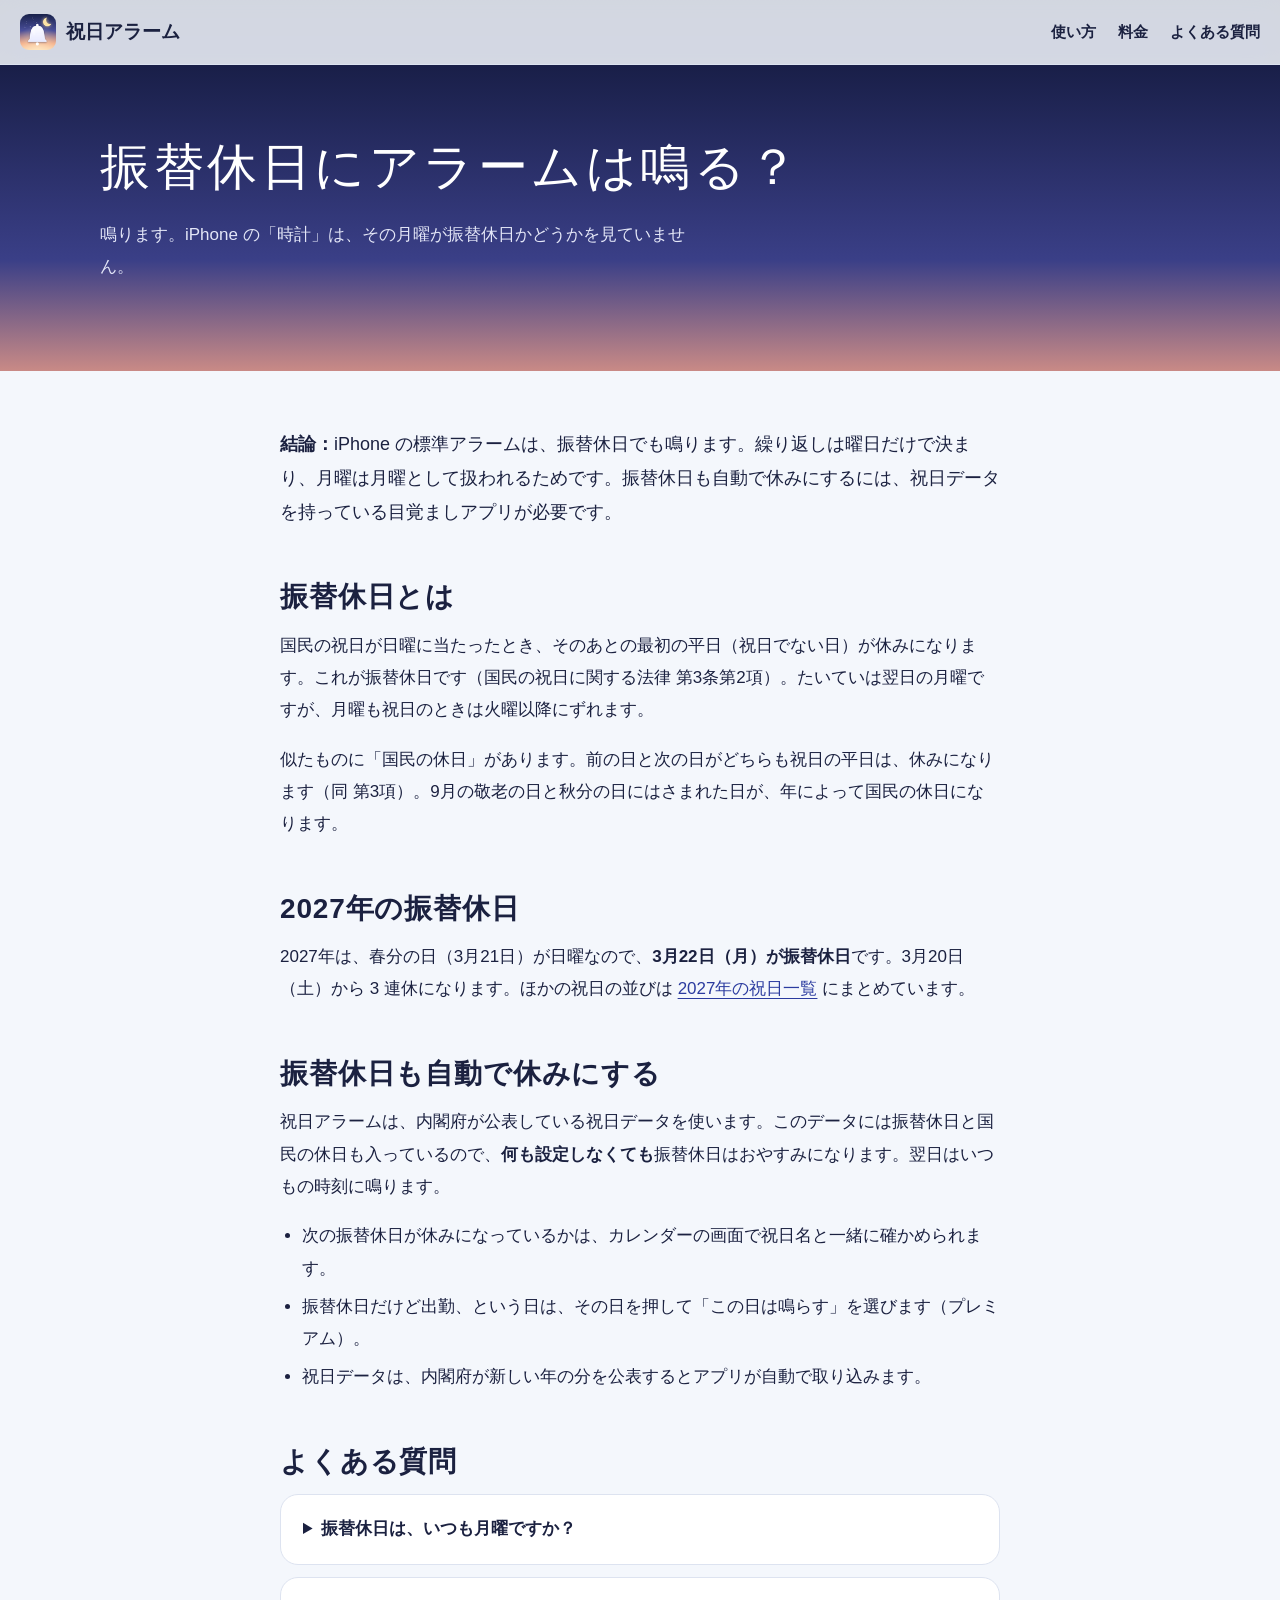
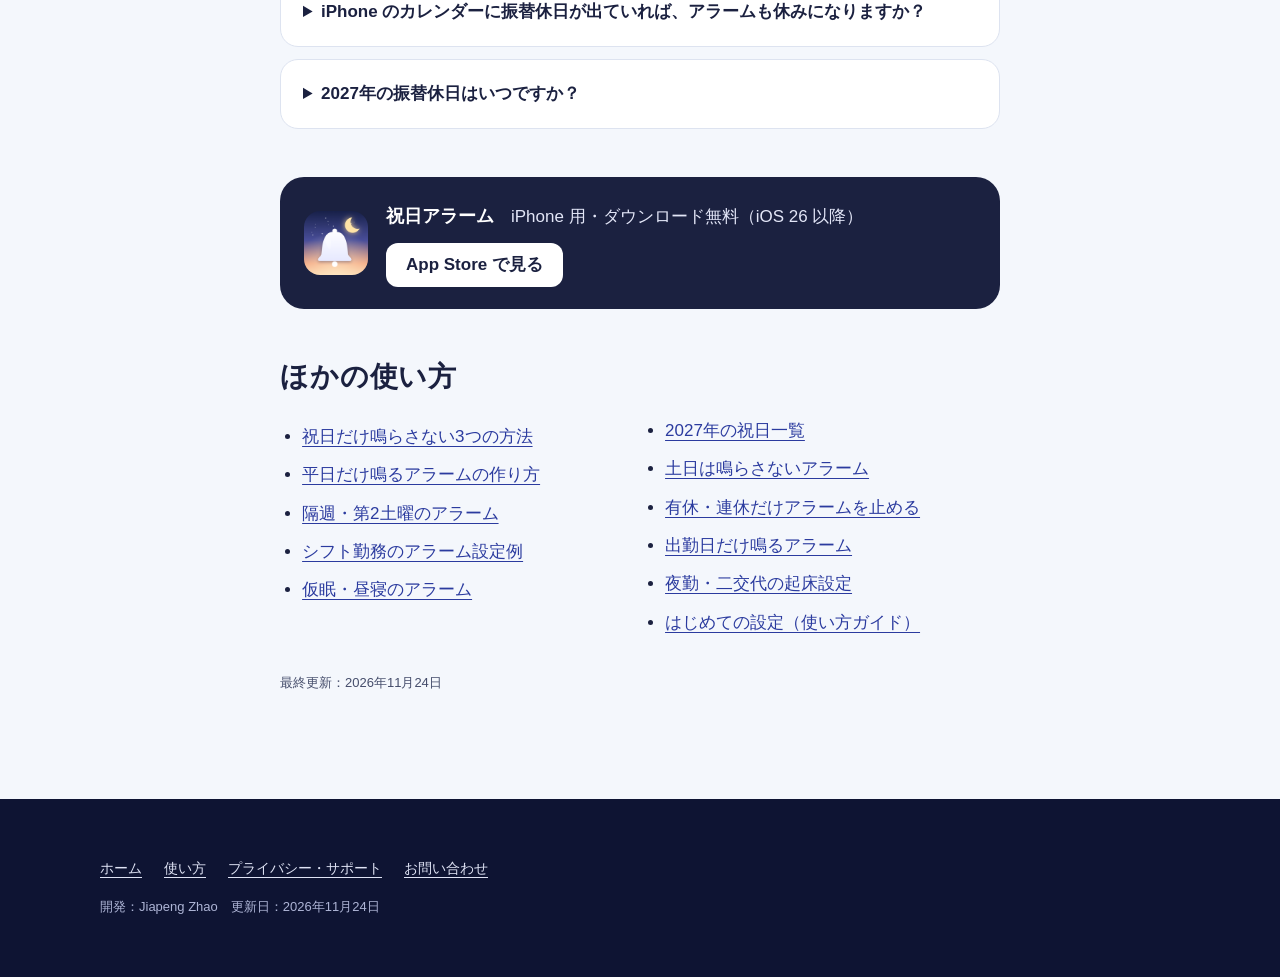
<file: furikae-kyujitsu.html>
<!doctype html>
<html lang="ja">
<head>
<meta charset="utf-8">
<meta name="viewport" content="width=device-width, initial-scale=1, viewport-fit=cover">
<title>振替休日に iPhone のアラームは鳴る？｜2027年の振替休日と鳴らさない設定</title>
<meta name="description" content="振替休日の月曜、iPhone の標準アラームは平日と同じように鳴ります。振替休日のしくみ、2027年の振替休日の日付、振替休日も自動で休みにするアラームの設定をまとめました。">
<link rel="canonical" href="https://zhao73.github.io/holidayalarm-support/furikae-kyujitsu.html">
<meta name="theme-color" content="#0e1433">
<meta property="og:type" content="article">
<meta property="og:title" content="振替休日に iPhone のアラームは鳴る？｜2027年の振替休日と鳴らさない設定">
<meta property="og:description" content="振替休日の月曜、iPhone の標準アラームは平日と同じように鳴ります。振替休日のしくみ、2027年の振替休日の日付、振替休日も自動で休みにするアラームの設定をまとめました。">
<meta property="og:url" content="https://zhao73.github.io/holidayalarm-support/furikae-kyujitsu.html">
<meta property="og:image" content="https://zhao73.github.io/holidayalarm-support/assets/og.png">
<meta property="og:image:width" content="1200">
<meta property="og:image:height" content="630">
<meta name="twitter:card" content="summary_large_image">
<link rel="icon" href="assets/icon-64.png" sizes="64x64">
<link rel="apple-touch-icon" href="assets/icon-180.png">
<link rel="stylesheet" href="style.css">
<script type="application/ld+json">[{"@context": "https://schema.org", "@type": "Article", "headline": "振替休日に iPhone のアラームは鳴る？｜2027年の振替休日と鳴らさない設定", "description": "振替休日の月曜、iPhone の標準アラームは平日と同じように鳴ります。振替休日のしくみ、2027年の振替休日の日付、振替休日も自動で休みにするアラームの設定をまとめました。", "inLanguage": "ja", "dateModified": "2026-11-24", "mainEntityOfPage": "https://zhao73.github.io/holidayalarm-support/furikae-kyujitsu.html", "author": {"@type": "Person", "name": "Jiapeng Zhao"}, "publisher": {"@type": "Organization", "name": "祝日アラーム", "logo": {"@type": "ImageObject", "url": "https://zhao73.github.io/holidayalarm-support/assets/icon-512.png"}}, "image": "https://zhao73.github.io/holidayalarm-support/assets/og.png"}, {"@context": "https://schema.org", "@type": "FAQPage", "mainEntity": [{"@type": "Question", "name": "振替休日は、いつも月曜ですか？", "acceptedAnswer": {"@type": "Answer", "text": "いいえ。祝日が日曜に当たったとき、そのあとの最初の「祝日でない日」が振替休日になります。月曜も祝日なら、火曜以降になります。"}}, {"@type": "Question", "name": "iPhone のカレンダーに振替休日が出ていれば、アラームも休みになりますか？", "acceptedAnswer": {"@type": "Answer", "text": "なりません。標準の「時計」アプリのアラームは、カレンダーの祝日を見ていません。"}}, {"@type": "Question", "name": "2027年の振替休日はいつですか？", "acceptedAnswer": {"@type": "Answer", "text": "3月22日（月）です。春分の日（3月21日）が日曜に当たるためです。"}}]}]</script>
</head>
<body>
<a class="skip" href="#main">本文へ移動</a>
<header class="site-header" id="header">
  <a class="brand" href="./"><img src="assets/icon-64.png" width="36" height="36" alt="">祝日アラーム</a>
  <nav aria-label="メイン"><a href="guide.html">使い方</a><a class="wide" href="./#price">料金</a><a href="./#faq">よくある質問</a></nav>
</header>
<main id="main">
  <div class="page-top"><div class="wrap">
    <h1><span class="nb">振替休日に</span><span class="nb">アラームは鳴る？</span></h1>
    <p>鳴ります。iPhone の「時計」は、その月曜が振替休日かどうかを見ていません。</p>
  </div></div>
  <div class="doc">
    <p><b>結論：</b>iPhone の標準アラームは、振替休日でも鳴ります。繰り返しは曜日だけで決まり、月曜は月曜として扱われるためです。振替休日も自動で休みにするには、祝日データを持っている目覚ましアプリが必要です。</p>

    <h2>振替休日とは</h2>
    <p>国民の祝日が日曜に当たったとき、そのあとの最初の平日（祝日でない日）が休みになります。これが振替休日です（国民の祝日に関する法律 第3条第2項）。たいていは翌日の月曜ですが、月曜も祝日のときは火曜以降にずれます。</p>
    <p>似たものに「国民の休日」があります。前の日と次の日がどちらも祝日の平日は、休みになります（同 第3項）。9月の敬老の日と秋分の日にはさまれた日が、年によって国民の休日になります。</p>

    <h2>2027年の振替休日</h2>
    <p>2027年は、春分の日（3月21日）が日曜なので、<b>3月22日（月）が振替休日</b>です。3月20日（土）から 3 連休になります。ほかの祝日の並びは <a href="holidays-2027.html">2027年の祝日一覧</a> にまとめています。</p>

    <h2>振替休日も自動で休みにする</h2>
    <p>祝日アラームは、内閣府が公表している祝日データを使います。このデータには振替休日と国民の休日も入っているので、<b>何も設定しなくても</b>振替休日はおやすみになります。翌日はいつもの時刻に鳴ります。</p>
    <ul>
      <li>次の振替休日が休みになっているかは、カレンダーの画面で祝日名と一緒に確かめられます。</li>
      <li>振替休日だけど出勤、という日は、その日を押して「この日は鳴らす」を選びます（プレミアム）。</li>
      <li>祝日データは、内閣府が新しい年の分を公表するとアプリが自動で取り込みます。</li>
    </ul>
<h2>よくある質問</h2>
<details><summary>振替休日は、いつも月曜ですか？</summary><p>いいえ。祝日が日曜に当たったとき、そのあとの最初の「祝日でない日」が振替休日になります。月曜も祝日なら、火曜以降になります。</p></details>
<details><summary>iPhone のカレンダーに振替休日が出ていれば、アラームも休みになりますか？</summary><p>なりません。標準の「時計」アプリのアラームは、カレンダーの祝日を見ていません。</p></details>
<details><summary>2027年の振替休日はいつですか？</summary><p>3月22日（月）です。春分の日（3月21日）が日曜に当たるためです。</p></details>
    <div class="get">
      <img src="assets/icon-180.png" width="64" height="64" alt="">
      <div>
        <p><b>祝日アラーム</b>　iPhone 用・ダウンロード無料（iOS 26 以降）</p>
        <a class="store-link" href="https://apps.apple.com/jp/app/id6788308440">App Store で見る</a>
      </div>
    </div>
    <h2>ほかの使い方</h2>
    <ul class="more"><li><a href="iphone-holiday-alarm.html">祝日だけ鳴らさない3つの方法</a></li><li><a href="weekday-only.html">平日だけ鳴るアラームの作り方</a></li><li><a href="biweekly.html">隔週・第2土曜のアラーム</a></li><li><a href="shift.html">シフト勤務のアラーム設定例</a></li><li><a href="nap.html">仮眠・昼寝のアラーム</a></li><li><a href="holidays-2027.html">2027年の祝日一覧</a></li><li><a href="weekend-off.html">土日は鳴らさないアラーム</a></li><li><a href="paid-leave.html">有休・連休だけアラームを止める</a></li><li><a href="workday-only.html">出勤日だけ鳴るアラーム</a></li><li><a href="night-shift.html">夜勤・二交代の起床設定</a></li><li><a href="guide.html">はじめての設定（使い方ガイド）</a></li></ul>
    <p class="updated">最終更新：2026年11月24日</p>
  </div>
</main>
<footer class="site-footer">
  <div class="wrap footer-inner" style="padding-top:56px">
    <div class="footer-links" style="margin-top:0">
      <a href="./">ホーム</a><a href="guide.html">使い方</a><a href="privacy.html">プライバシー・サポート</a><a href="mailto:qwe911291860@gmail.com">お問い合わせ</a>
    </div>
    <p class="footer-meta">開発：Jiapeng Zhao　更新日：2026年11月24日</p>
  </div>
</footer>
<script>document.getElementById("header").classList.add("solid");</script>
</body>
</html>
</file>
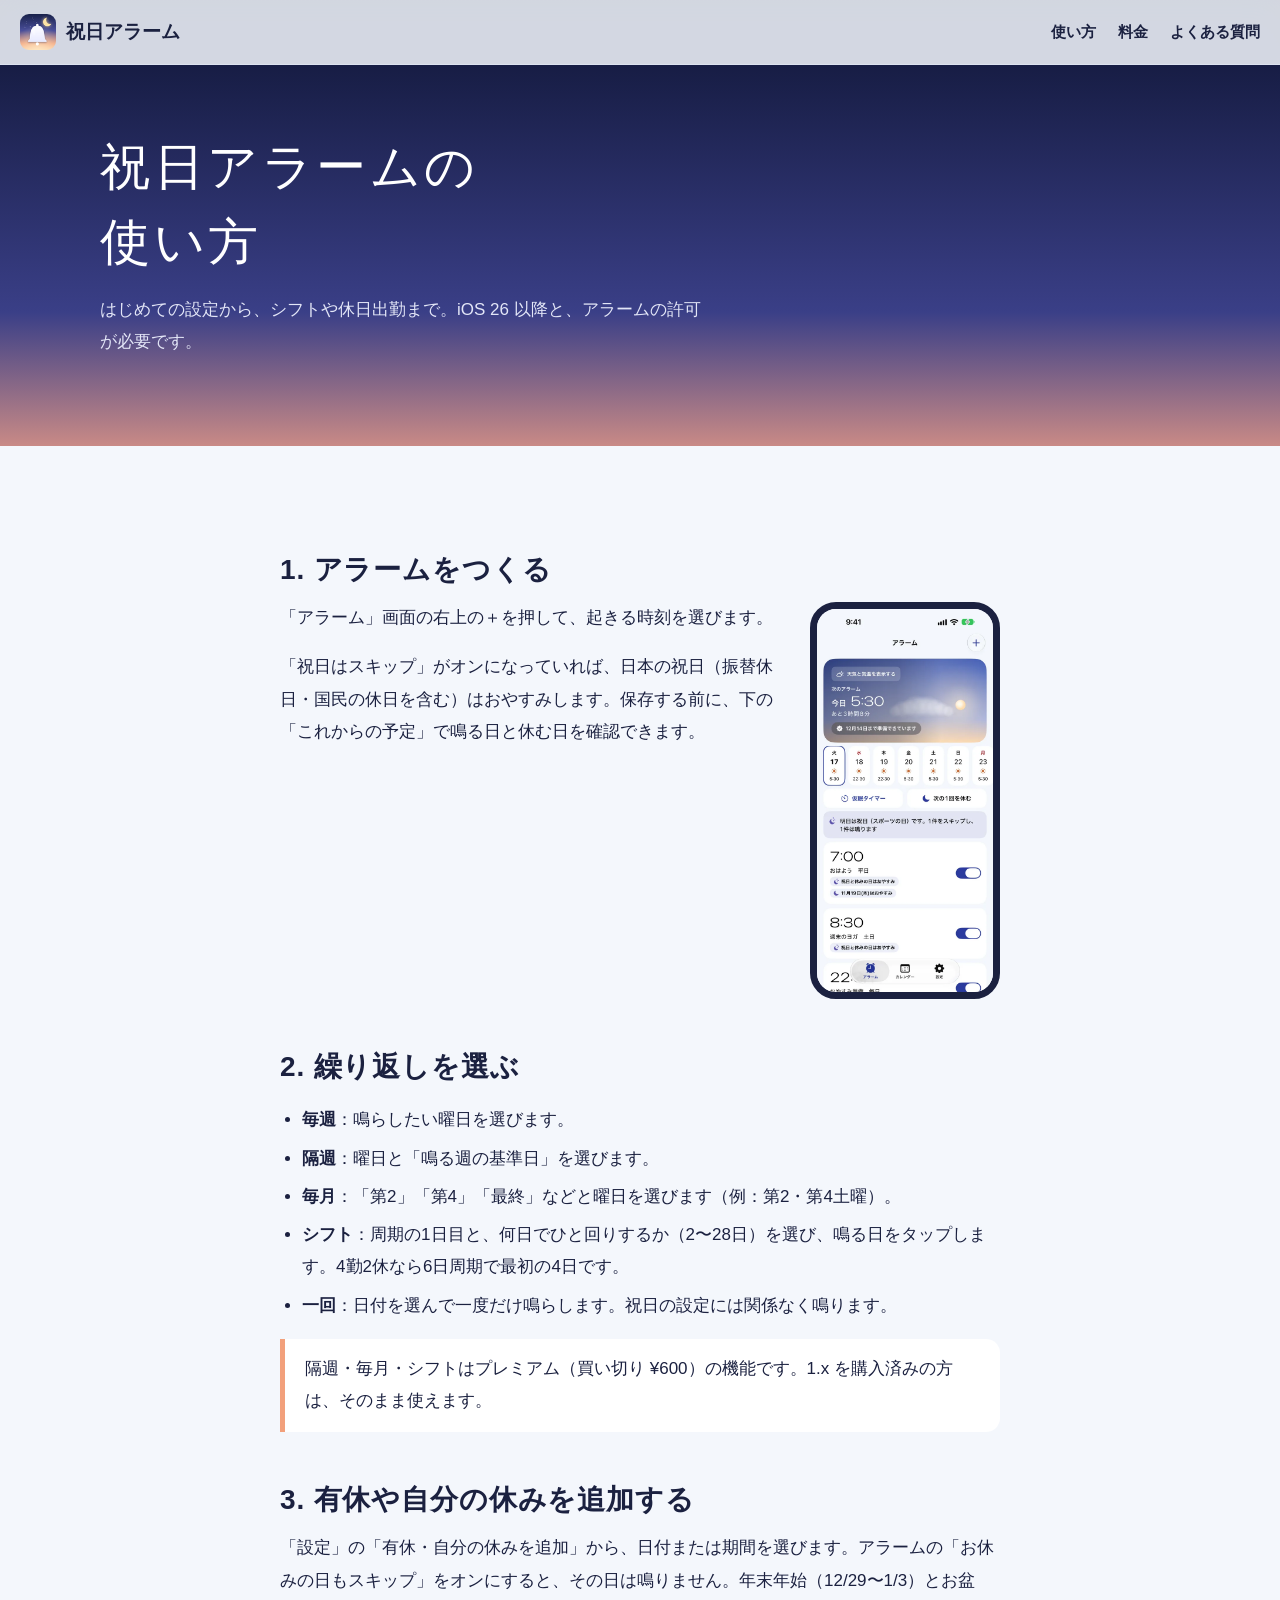
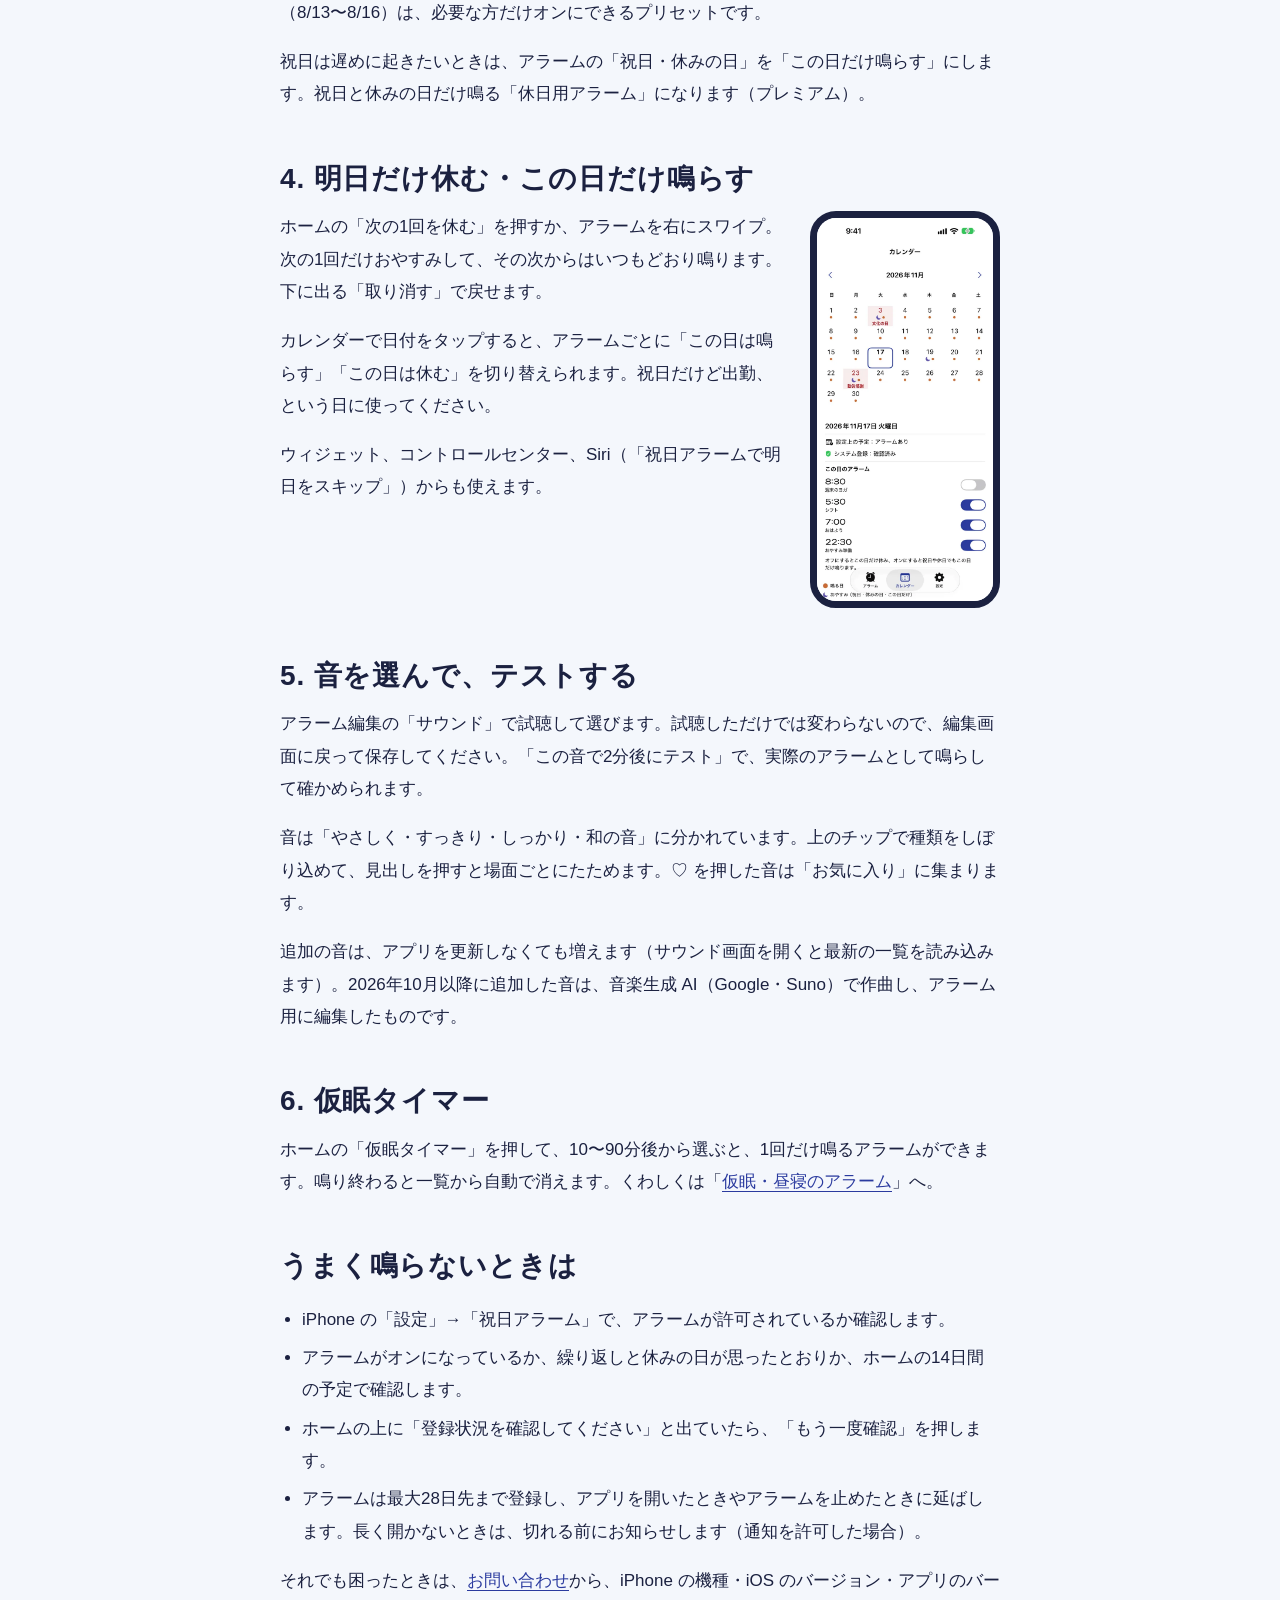
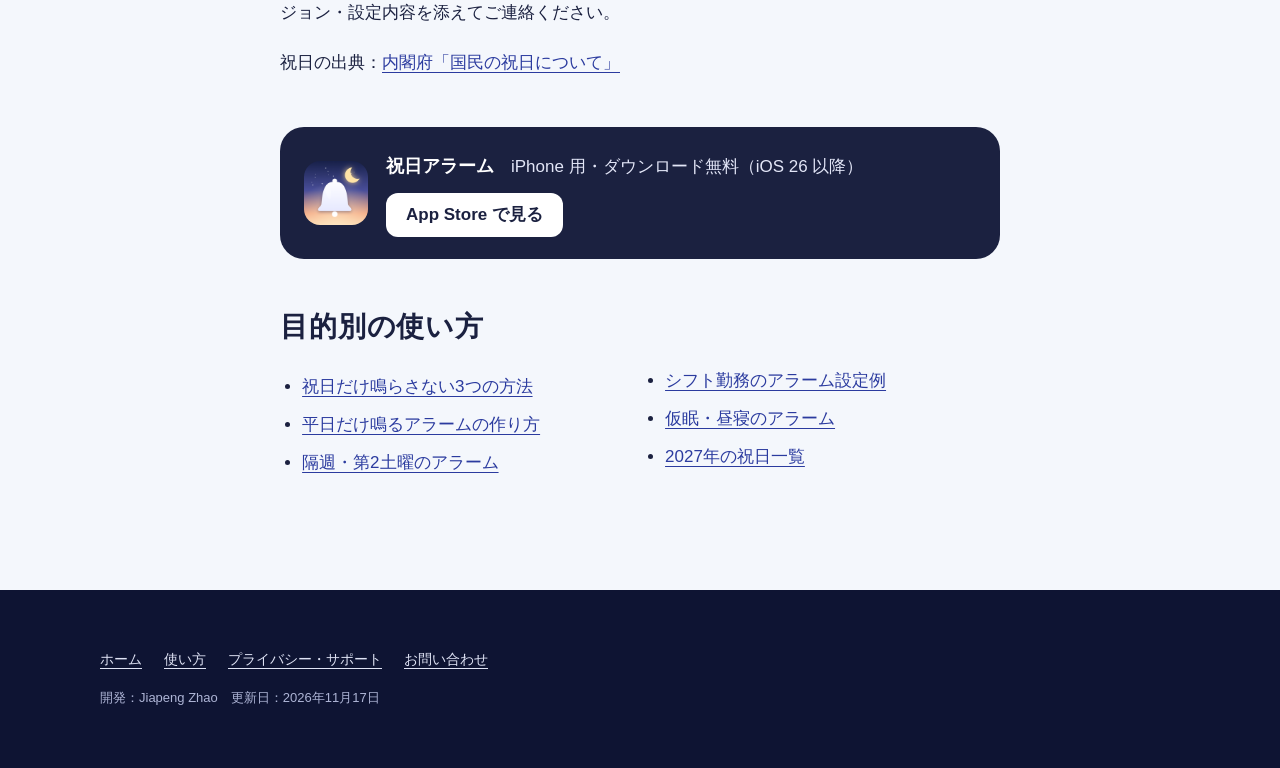
<file: guide.html>
<!doctype html>
<html lang="ja">
<head>
<meta charset="utf-8">
<meta name="viewport" content="width=device-width, initial-scale=1, viewport-fit=cover">
<title>祝日・有休・シフトでアラームを鳴らさない設定方法｜祝日アラーム</title>
<meta name="description" content="祝日アラームの使い方。祝日と有休のスキップ、隔週・第2土曜・シフトの繰り返し、明日だけ休む、休日出勤の日だけ鳴らす方法と、うまく鳴らないときの確認手順。">
<link rel="canonical" href="https://zhao73.github.io/holidayalarm-support/guide.html">
<meta name="theme-color" content="#0e1433">
<meta property="og:type" content="article">
<meta property="og:title" content="祝日・有休・シフトでアラームを鳴らさない設定方法｜祝日アラーム">
<meta property="og:description" content="祝日アラームの使い方。祝日と有休のスキップ、隔週・第2土曜・シフトの繰り返し、明日だけ休む、休日出勤の日だけ鳴らす方法と、うまく鳴らないときの確認手順。">
<meta property="og:image" content="https://zhao73.github.io/holidayalarm-support/assets/og.png">
<meta property="og:image:width" content="1200">
<meta property="og:image:height" content="630">
<meta name="twitter:card" content="summary_large_image">
<link rel="icon" href="assets/icon-64.png" sizes="64x64">
<link rel="apple-touch-icon" href="assets/icon-180.png">
<link rel="stylesheet" href="style.css">
</head>
<body>
<a class="skip" href="#main">本文へ移動</a>
<header class="site-header" id="header">
  <a class="brand" href="./"><img src="assets/icon-64.png" width="36" height="36" alt="">祝日アラーム</a>
  <nav aria-label="メイン"><a href="guide.html">使い方</a><a class="wide" href="./#price">料金</a><a href="./#faq">よくある質問</a></nav>
</header>
<main id="main">
  <div class="page-top"><div class="wrap">
    <h1>祝日アラームの<br>使い方</h1>
    <p>はじめての設定から、シフトや休日出勤まで。iOS 26 以降と、アラームの許可が必要です。</p>
  </div></div>
  <div class="doc">
    <h2>1. アラームをつくる</h2>
    <div class="step">
      <div>
        <p>「アラーム」画面の右上の＋を押して、起きる時刻を選びます。</p>
        <p>「祝日はスキップ」がオンになっていれば、日本の祝日（振替休日・国民の休日を含む）はおやすみします。保存する前に、下の「これからの予定」で鳴る日と休む日を確認できます。</p>
      </div>
      <img src="assets/shots/01-home.webp" width="600" height="1304" loading="lazy" alt="ホーム画面">
    </div>

    <h2>2. 繰り返しを選ぶ</h2>
    <ul>
      <li><b>毎週</b>：鳴らしたい曜日を選びます。</li>
      <li><b>隔週</b>：曜日と「鳴る週の基準日」を選びます。</li>
      <li><b>毎月</b>：「第2」「第4」「最終」などと曜日を選びます（例：第2・第4土曜）。</li>
      <li><b>シフト</b>：周期の1日目と、何日でひと回りするか（2〜28日）を選び、鳴る日をタップします。4勤2休なら6日周期で最初の4日です。</li>
      <li><b>一回</b>：日付を選んで一度だけ鳴らします。祝日の設定には関係なく鳴ります。</li>
    </ul>
    <p class="note">隔週・毎月・シフトはプレミアム（買い切り ¥600）の機能です。1.x を購入済みの方は、そのまま使えます。</p>

    <h2>3. 有休や自分の休みを追加する</h2>
    <p>「設定」の「有休・自分の休みを追加」から、日付または期間を選びます。アラームの「お休みの日もスキップ」をオンにすると、その日は鳴りません。年末年始（12/29〜1/3）とお盆（8/13〜8/16）は、必要な方だけオンにできるプリセットです。</p>
    <p>祝日は遅めに起きたいときは、アラームの「祝日・休みの日」を「この日だけ鳴らす」にします。祝日と休みの日だけ鳴る「休日用アラーム」になります（プレミアム）。</p>

    <h2>4. 明日だけ休む・この日だけ鳴らす</h2>
    <div class="step">
      <div>
        <p>ホームの「次の1回を休む」を押すか、アラームを右にスワイプ。次の1回だけおやすみして、その次からはいつもどおり鳴ります。下に出る「取り消す」で戻せます。</p>
        <p>カレンダーで日付をタップすると、アラームごとに「この日は鳴らす」「この日は休む」を切り替えられます。祝日だけど出勤、という日に使ってください。</p>
        <p>ウィジェット、コントロールセンター、Siri（「祝日アラームで明日をスキップ」）からも使えます。</p>
      </div>
      <img src="assets/shots/03-calendar.webp" width="600" height="1304" loading="lazy" alt="カレンダー画面">
    </div>

    <h2>5. 音を選んで、テストする</h2>
    <p>アラーム編集の「サウンド」で試聴して選びます。試聴しただけでは変わらないので、編集画面に戻って保存してください。「この音で2分後にテスト」で、実際のアラームとして鳴らして確かめられます。</p>
    <p>音は「やさしく・すっきり・しっかり・和の音」に分かれています。上のチップで種類をしぼり込めて、見出しを押すと場面ごとにたためます。♡ を押した音は「お気に入り」に集まります。</p>
    <p>追加の音は、アプリを更新しなくても増えます（サウンド画面を開くと最新の一覧を読み込みます）。2026年10月以降に追加した音は、音楽生成 AI（Google・Suno）で作曲し、アラーム用に編集したものです。</p>

    <h2>6. 仮眠タイマー</h2>
    <p>ホームの「仮眠タイマー」を押して、10〜90分後から選ぶと、1回だけ鳴るアラームができます。鳴り終わると一覧から自動で消えます。くわしくは「<a href="nap.html">仮眠・昼寝のアラーム</a>」へ。</p>

    <h2>うまく鳴らないときは</h2>
    <ul>
      <li>iPhone の「設定」→「祝日アラーム」で、アラームが許可されているか確認します。</li>
      <li>アラームがオンになっているか、繰り返しと休みの日が思ったとおりか、ホームの14日間の予定で確認します。</li>
      <li>ホームの上に「登録状況を確認してください」と出ていたら、「もう一度確認」を押します。</li>
      <li>アラームは最大28日先まで登録し、アプリを開いたときやアラームを止めたときに延ばします。長く開かないときは、切れる前にお知らせします（通知を許可した場合）。</li>
    </ul>
    <p>それでも困ったときは、<a href="mailto:qwe911291860@gmail.com">お問い合わせ</a>から、iPhone の機種・iOS のバージョン・アプリのバージョン・設定内容を添えてご連絡ください。</p>
    <p>祝日の出典：<a href="https://www8.cao.go.jp/chosei/shukujitsu/gaiyou.html">内閣府「国民の祝日について」</a></p>
    <div class="get">
      <img src="assets/icon-180.png" width="64" height="64" alt="">
      <div>
        <p><b>祝日アラーム</b>　iPhone 用・ダウンロード無料（iOS 26 以降）</p>
        <a class="store-link" href="https://apps.apple.com/jp/app/id6788308440">App Store で見る</a>
      </div>
    </div>
    <h2>目的別の使い方</h2>
    <ul class="more"><li><a href="iphone-holiday-alarm.html">祝日だけ鳴らさない3つの方法</a></li><li><a href="weekday-only.html">平日だけ鳴るアラームの作り方</a></li><li><a href="biweekly.html">隔週・第2土曜のアラーム</a></li><li><a href="shift.html">シフト勤務のアラーム設定例</a></li><li><a href="nap.html">仮眠・昼寝のアラーム</a></li><li><a href="holidays-2027.html">2027年の祝日一覧</a></li></ul>
  </div>
</main>
<footer class="site-footer">
  <div class="wrap footer-inner" style="padding-top:56px">
    <div class="footer-links" style="margin-top:0">
      <a href="./">ホーム</a><a href="guide.html">使い方</a><a href="privacy.html">プライバシー・サポート</a><a href="mailto:qwe911291860@gmail.com">お問い合わせ</a>
    </div>
    <p class="footer-meta">開発：Jiapeng Zhao　更新日：2026年11月17日</p>
  </div>
</footer>
<script>
  // ヘッダーは読み物ページでは最初から白地
  document.getElementById("header").classList.add("solid");
</script>
</body>
</html>
</file>
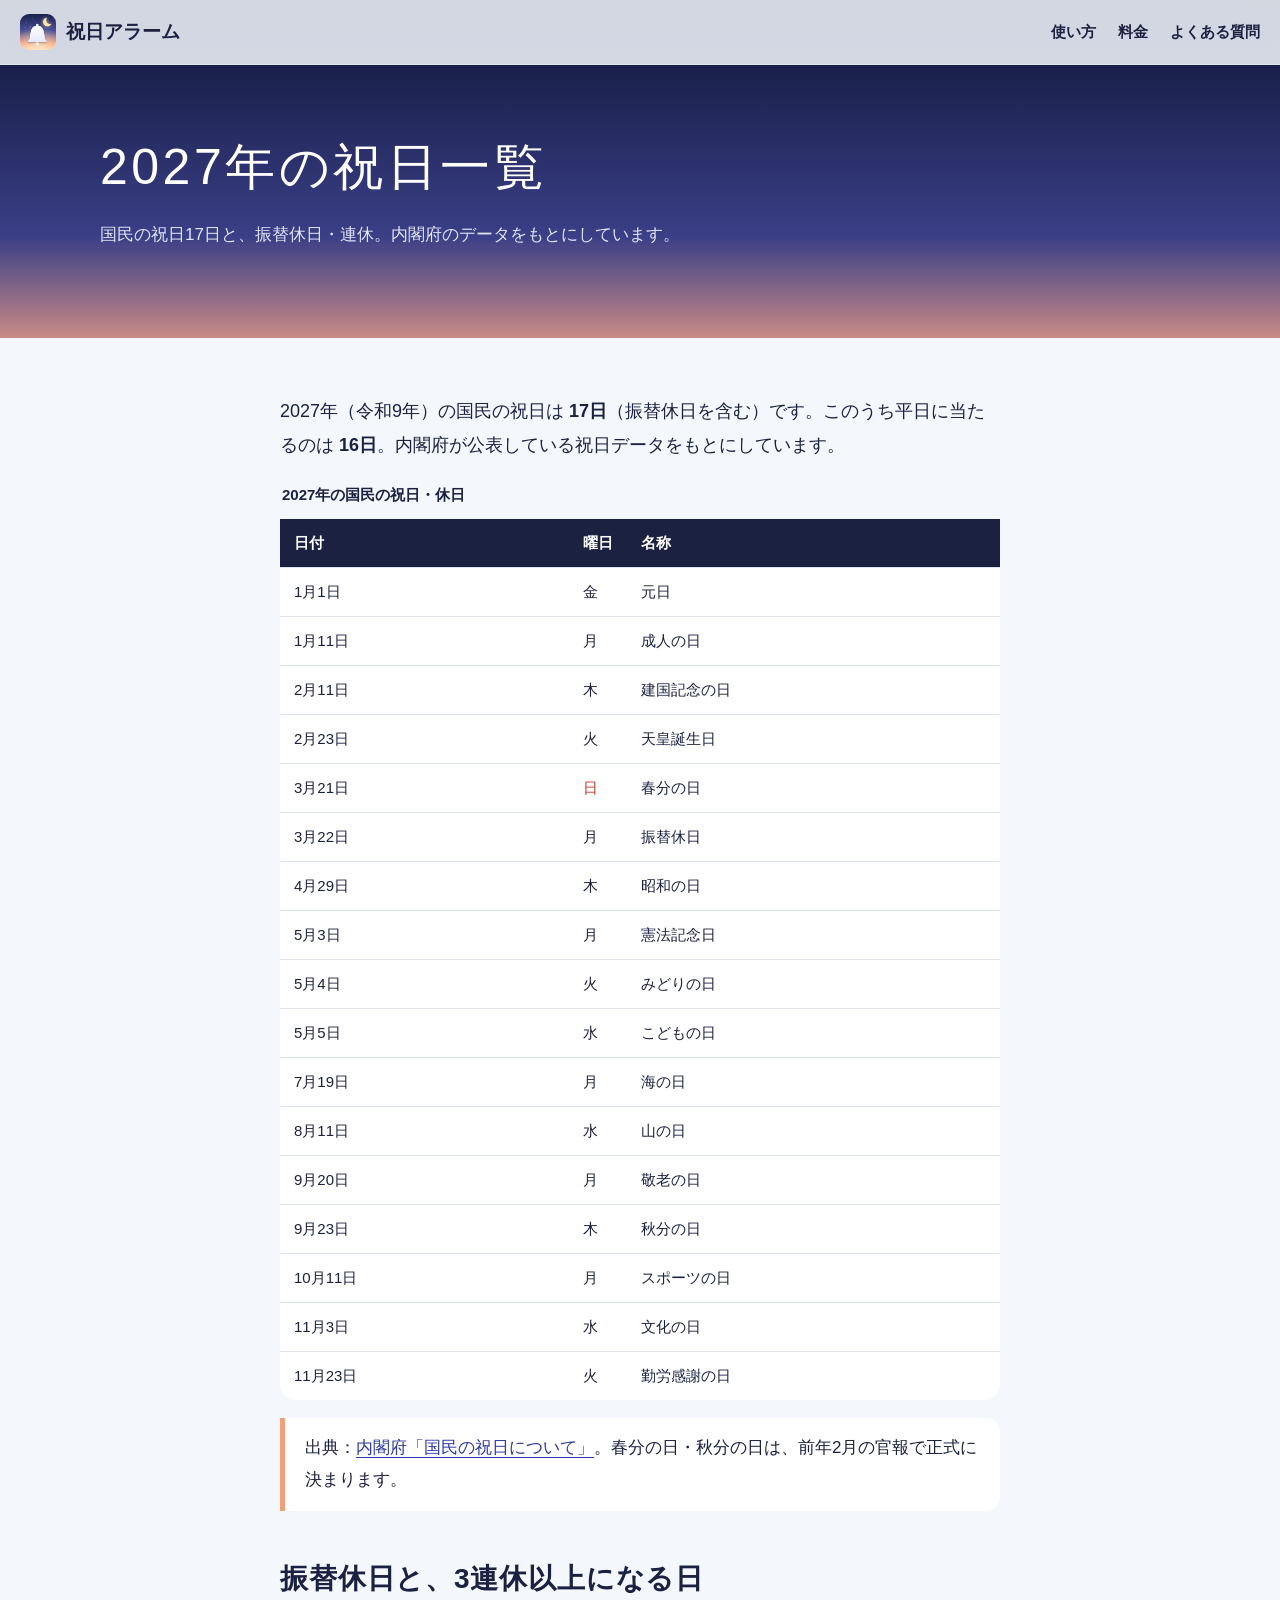
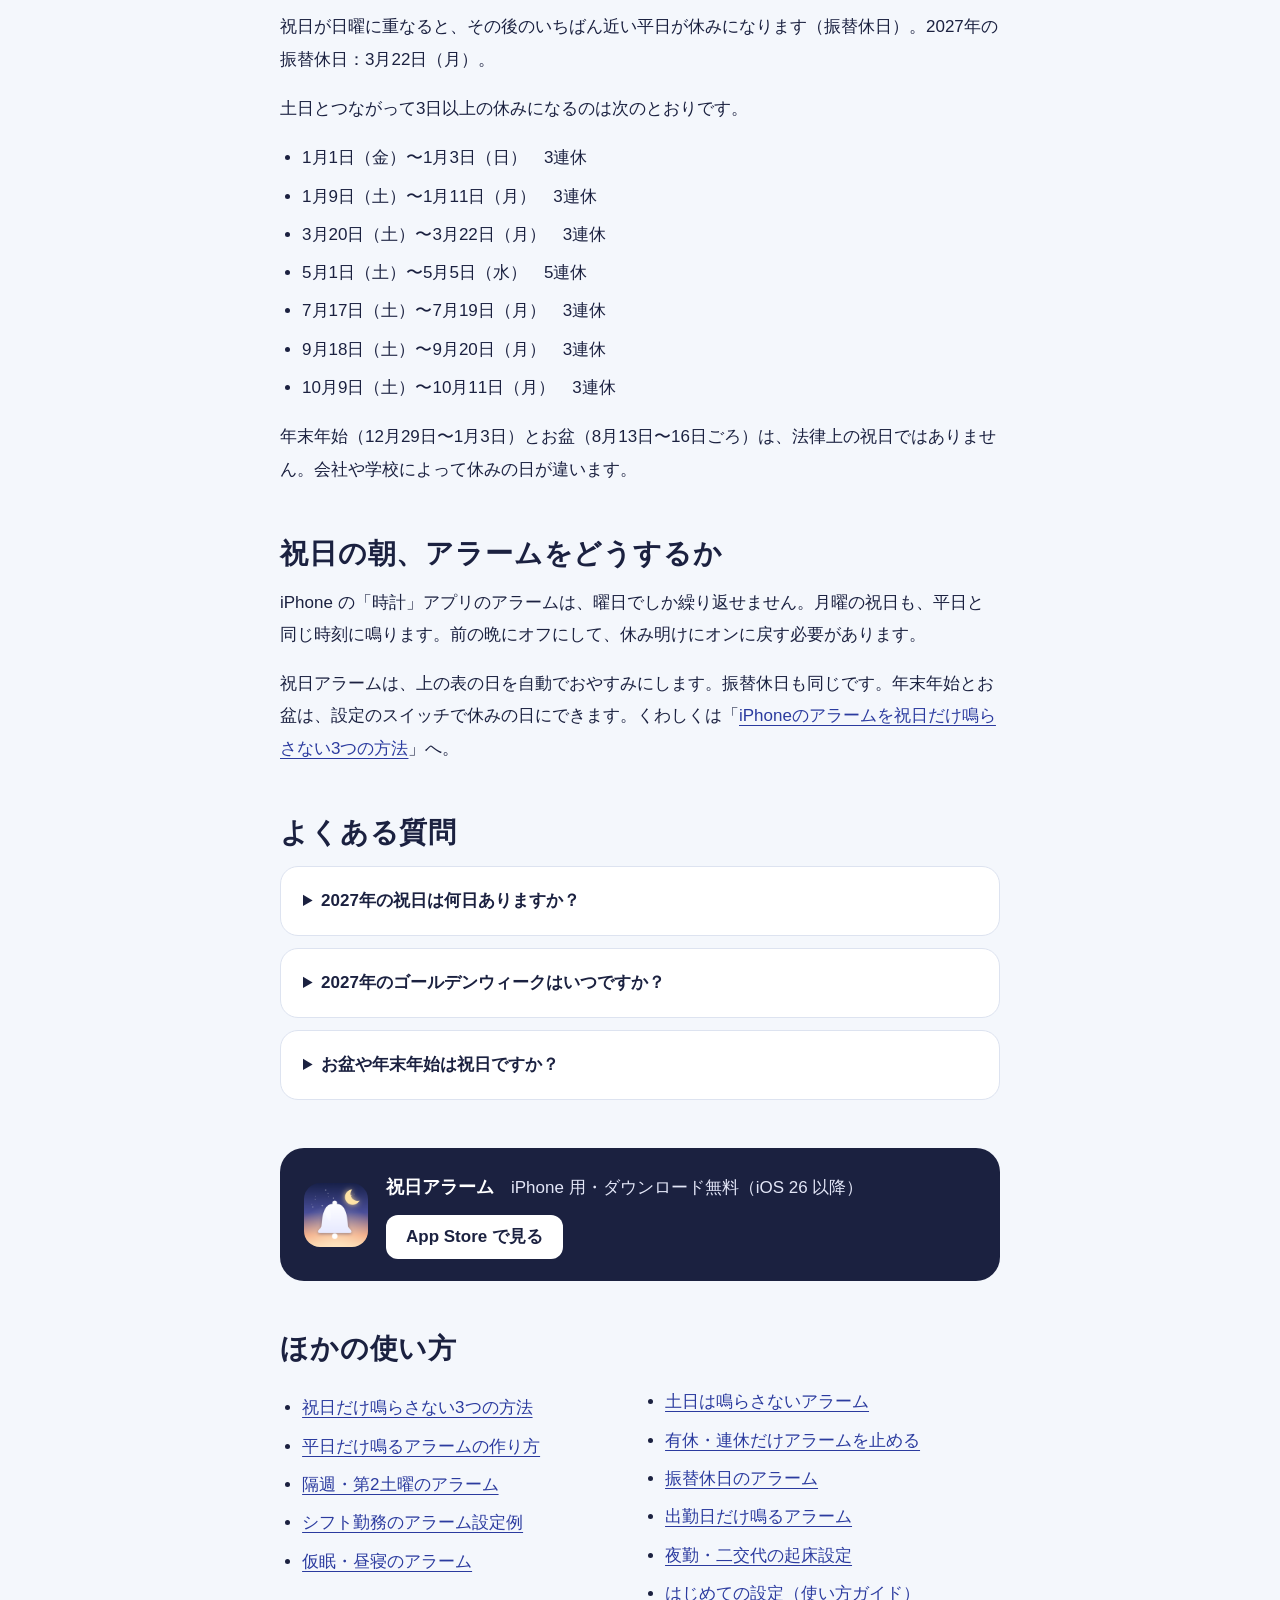
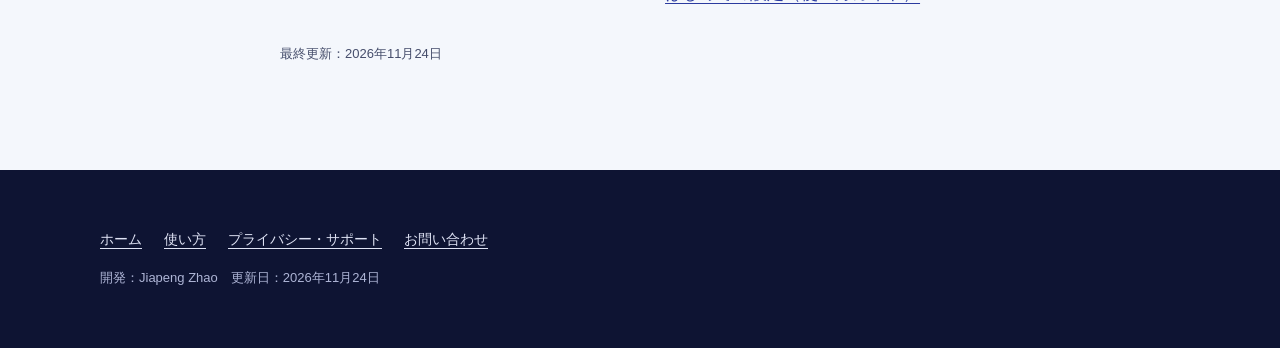
<file: holidays-2027.html>
<!doctype html>
<html lang="ja">
<head>
<meta charset="utf-8">
<meta name="viewport" content="width=device-width, initial-scale=1, viewport-fit=cover">
<title>2027年（令和9年）の祝日一覧｜振替休日・連休とアラームの設定</title>
<meta name="description" content="2027年の国民の祝日17日を、日付・曜日つきの一覧で。振替休日、3連休以上になる日、ゴールデンウィークの並び、祝日にアラームを鳴らさない方法をまとめました。">
<link rel="canonical" href="https://zhao73.github.io/holidayalarm-support/holidays-2027.html">
<meta name="theme-color" content="#0e1433">
<meta property="og:type" content="article">
<meta property="og:title" content="2027年（令和9年）の祝日一覧｜振替休日・連休とアラームの設定">
<meta property="og:description" content="2027年の国民の祝日17日を、日付・曜日つきの一覧で。振替休日、3連休以上になる日、ゴールデンウィークの並び、祝日にアラームを鳴らさない方法をまとめました。">
<meta property="og:url" content="https://zhao73.github.io/holidayalarm-support/holidays-2027.html">
<meta property="og:image" content="https://zhao73.github.io/holidayalarm-support/assets/og.png">
<meta property="og:image:width" content="1200">
<meta property="og:image:height" content="630">
<meta name="twitter:card" content="summary_large_image">
<link rel="icon" href="assets/icon-64.png" sizes="64x64">
<link rel="apple-touch-icon" href="assets/icon-180.png">
<link rel="stylesheet" href="style.css">
<script type="application/ld+json">[{"@context": "https://schema.org", "@type": "Article", "headline": "2027年（令和9年）の祝日一覧｜振替休日・連休とアラームの設定", "description": "2027年の国民の祝日17日を、日付・曜日つきの一覧で。振替休日、3連休以上になる日、ゴールデンウィークの並び、祝日にアラームを鳴らさない方法をまとめました。", "inLanguage": "ja", "dateModified": "2026-11-24", "mainEntityOfPage": "https://zhao73.github.io/holidayalarm-support/holidays-2027.html", "author": {"@type": "Person", "name": "Jiapeng Zhao"}, "publisher": {"@type": "Organization", "name": "祝日アラーム", "logo": {"@type": "ImageObject", "url": "https://zhao73.github.io/holidayalarm-support/assets/icon-512.png"}}, "image": "https://zhao73.github.io/holidayalarm-support/assets/og.png"}, {"@context": "https://schema.org", "@type": "FAQPage", "mainEntity": [{"@type": "Question", "name": "2027年の祝日は何日ありますか？", "acceptedAnswer": {"@type": "Answer", "text": "17日です（振替休日を含む）。そのうち平日に当たるのは16日です。"}}, {"@type": "Question", "name": "2027年のゴールデンウィークはいつですか？", "acceptedAnswer": {"@type": "Answer", "text": "4月29日（木）が昭和の日、5月3日（月）〜5日（水）が祝日です。5月1日（土）から5日（水）まで5連休になります。4月30日（金）は平日です。"}}, {"@type": "Question", "name": "お盆や年末年始は祝日ですか？", "acceptedAnswer": {"@type": "Answer", "text": "いいえ。法律上の祝日ではありません。祝日アラームでは、お盆（8/13〜8/16）と年末年始（12/29〜1/3）を、必要な方だけスイッチで休みの日にできます。"}}]}]</script>
</head>
<body>
<a class="skip" href="#main">本文へ移動</a>
<header class="site-header" id="header">
  <a class="brand" href="./"><img src="assets/icon-64.png" width="36" height="36" alt="">祝日アラーム</a>
  <nav aria-label="メイン"><a href="guide.html">使い方</a><a class="wide" href="./#price">料金</a><a href="./#faq">よくある質問</a></nav>
</header>
<main id="main">
  <div class="page-top"><div class="wrap">
    <h1>2027年の祝日一覧</h1>
    <p>国民の祝日17日と、振替休日・連休。内閣府のデータをもとにしています。</p>
  </div></div>
  <div class="doc">
    <p>2027年（令和9年）の国民の祝日は <b>17日</b>（振替休日を含む）です。このうち平日に当たるのは <b>16日</b>。内閣府が公表している祝日データをもとにしています。</p>
    <div class="table-wrap"><table class="holidays">
      <caption>2027年の国民の祝日・休日</caption>
      <thead><tr><th scope="col">日付</th><th scope="col">曜日</th><th scope="col">名称</th></tr></thead>
      <tbody>
<tr><td>1月1日</td><td class="wd">金</td><td>元日</td></tr>
<tr><td>1月11日</td><td class="wd">月</td><td>成人の日</td></tr>
<tr><td>2月11日</td><td class="wd">木</td><td>建国記念の日</td></tr>
<tr><td>2月23日</td><td class="wd">火</td><td>天皇誕生日</td></tr>
<tr><td>3月21日</td><td class="wd sun">日</td><td>春分の日</td></tr>
<tr><td>3月22日</td><td class="wd">月</td><td>振替休日</td></tr>
<tr><td>4月29日</td><td class="wd">木</td><td>昭和の日</td></tr>
<tr><td>5月3日</td><td class="wd">月</td><td>憲法記念日</td></tr>
<tr><td>5月4日</td><td class="wd">火</td><td>みどりの日</td></tr>
<tr><td>5月5日</td><td class="wd">水</td><td>こどもの日</td></tr>
<tr><td>7月19日</td><td class="wd">月</td><td>海の日</td></tr>
<tr><td>8月11日</td><td class="wd">水</td><td>山の日</td></tr>
<tr><td>9月20日</td><td class="wd">月</td><td>敬老の日</td></tr>
<tr><td>9月23日</td><td class="wd">木</td><td>秋分の日</td></tr>
<tr><td>10月11日</td><td class="wd">月</td><td>スポーツの日</td></tr>
<tr><td>11月3日</td><td class="wd">水</td><td>文化の日</td></tr>
<tr><td>11月23日</td><td class="wd">火</td><td>勤労感謝の日</td></tr>
      </tbody>
    </table></div>
    <p class="note">出典：<a href="https://www8.cao.go.jp/chosei/shukujitsu/gaiyou.html">内閣府「国民の祝日について」</a>。春分の日・秋分の日は、前年2月の官報で正式に決まります。</p>

    <h2>振替休日と、3連休以上になる日</h2>
    <p>祝日が日曜に重なると、その後のいちばん近い平日が休みになります（振替休日）。2027年の振替休日：3月22日（月）。</p>
    <p>土日とつながって3日以上の休みになるのは次のとおりです。</p>
    <ul><li>1月1日（金）〜1月3日（日）　3連休</li><li>1月9日（土）〜1月11日（月）　3連休</li><li>3月20日（土）〜3月22日（月）　3連休</li><li>5月1日（土）〜5月5日（水）　5連休</li><li>7月17日（土）〜7月19日（月）　3連休</li><li>9月18日（土）〜9月20日（月）　3連休</li><li>10月9日（土）〜10月11日（月）　3連休</li></ul>
    <p>年末年始（12月29日〜1月3日）とお盆（8月13日〜16日ごろ）は、法律上の祝日ではありません。会社や学校によって休みの日が違います。</p>

    <h2>祝日の朝、アラームをどうするか</h2>
    <p>iPhone の「時計」アプリのアラームは、曜日でしか繰り返せません。月曜の祝日も、平日と同じ時刻に鳴ります。前の晩にオフにして、休み明けにオンに戻す必要があります。</p>
    <p>祝日アラームは、上の表の日を自動でおやすみにします。振替休日も同じです。年末年始とお盆は、設定のスイッチで休みの日にできます。くわしくは「<a href="iphone-holiday-alarm.html">iPhoneのアラームを祝日だけ鳴らさない3つの方法</a>」へ。</p>
<h2>よくある質問</h2>
<details><summary>2027年の祝日は何日ありますか？</summary><p>17日です（振替休日を含む）。そのうち平日に当たるのは16日です。</p></details>
<details><summary>2027年のゴールデンウィークはいつですか？</summary><p>4月29日（木）が昭和の日、5月3日（月）〜5日（水）が祝日です。5月1日（土）から5日（水）まで5連休になります。4月30日（金）は平日です。</p></details>
<details><summary>お盆や年末年始は祝日ですか？</summary><p>いいえ。法律上の祝日ではありません。祝日アラームでは、お盆（8/13〜8/16）と年末年始（12/29〜1/3）を、必要な方だけスイッチで休みの日にできます。</p></details>
    <div class="get">
      <img src="assets/icon-180.png" width="64" height="64" alt="">
      <div>
        <p><b>祝日アラーム</b>　iPhone 用・ダウンロード無料（iOS 26 以降）</p>
        <a class="store-link" href="https://apps.apple.com/jp/app/id6788308440">App Store で見る</a>
      </div>
    </div>
    <h2>ほかの使い方</h2>
    <ul class="more"><li><a href="iphone-holiday-alarm.html">祝日だけ鳴らさない3つの方法</a></li><li><a href="weekday-only.html">平日だけ鳴るアラームの作り方</a></li><li><a href="biweekly.html">隔週・第2土曜のアラーム</a></li><li><a href="shift.html">シフト勤務のアラーム設定例</a></li><li><a href="nap.html">仮眠・昼寝のアラーム</a></li><li><a href="weekend-off.html">土日は鳴らさないアラーム</a></li><li><a href="paid-leave.html">有休・連休だけアラームを止める</a></li><li><a href="furikae-kyujitsu.html">振替休日のアラーム</a></li><li><a href="workday-only.html">出勤日だけ鳴るアラーム</a></li><li><a href="night-shift.html">夜勤・二交代の起床設定</a></li><li><a href="guide.html">はじめての設定（使い方ガイド）</a></li></ul>
    <p class="updated">最終更新：2026年11月24日</p>
  </div>
</main>
<footer class="site-footer">
  <div class="wrap footer-inner" style="padding-top:56px">
    <div class="footer-links" style="margin-top:0">
      <a href="./">ホーム</a><a href="guide.html">使い方</a><a href="privacy.html">プライバシー・サポート</a><a href="mailto:qwe911291860@gmail.com">お問い合わせ</a>
    </div>
    <p class="footer-meta">開発：Jiapeng Zhao　更新日：2026年11月24日</p>
  </div>
</footer>
<script>document.getElementById("header").classList.add("solid");</script>
</body>
</html>
</file>
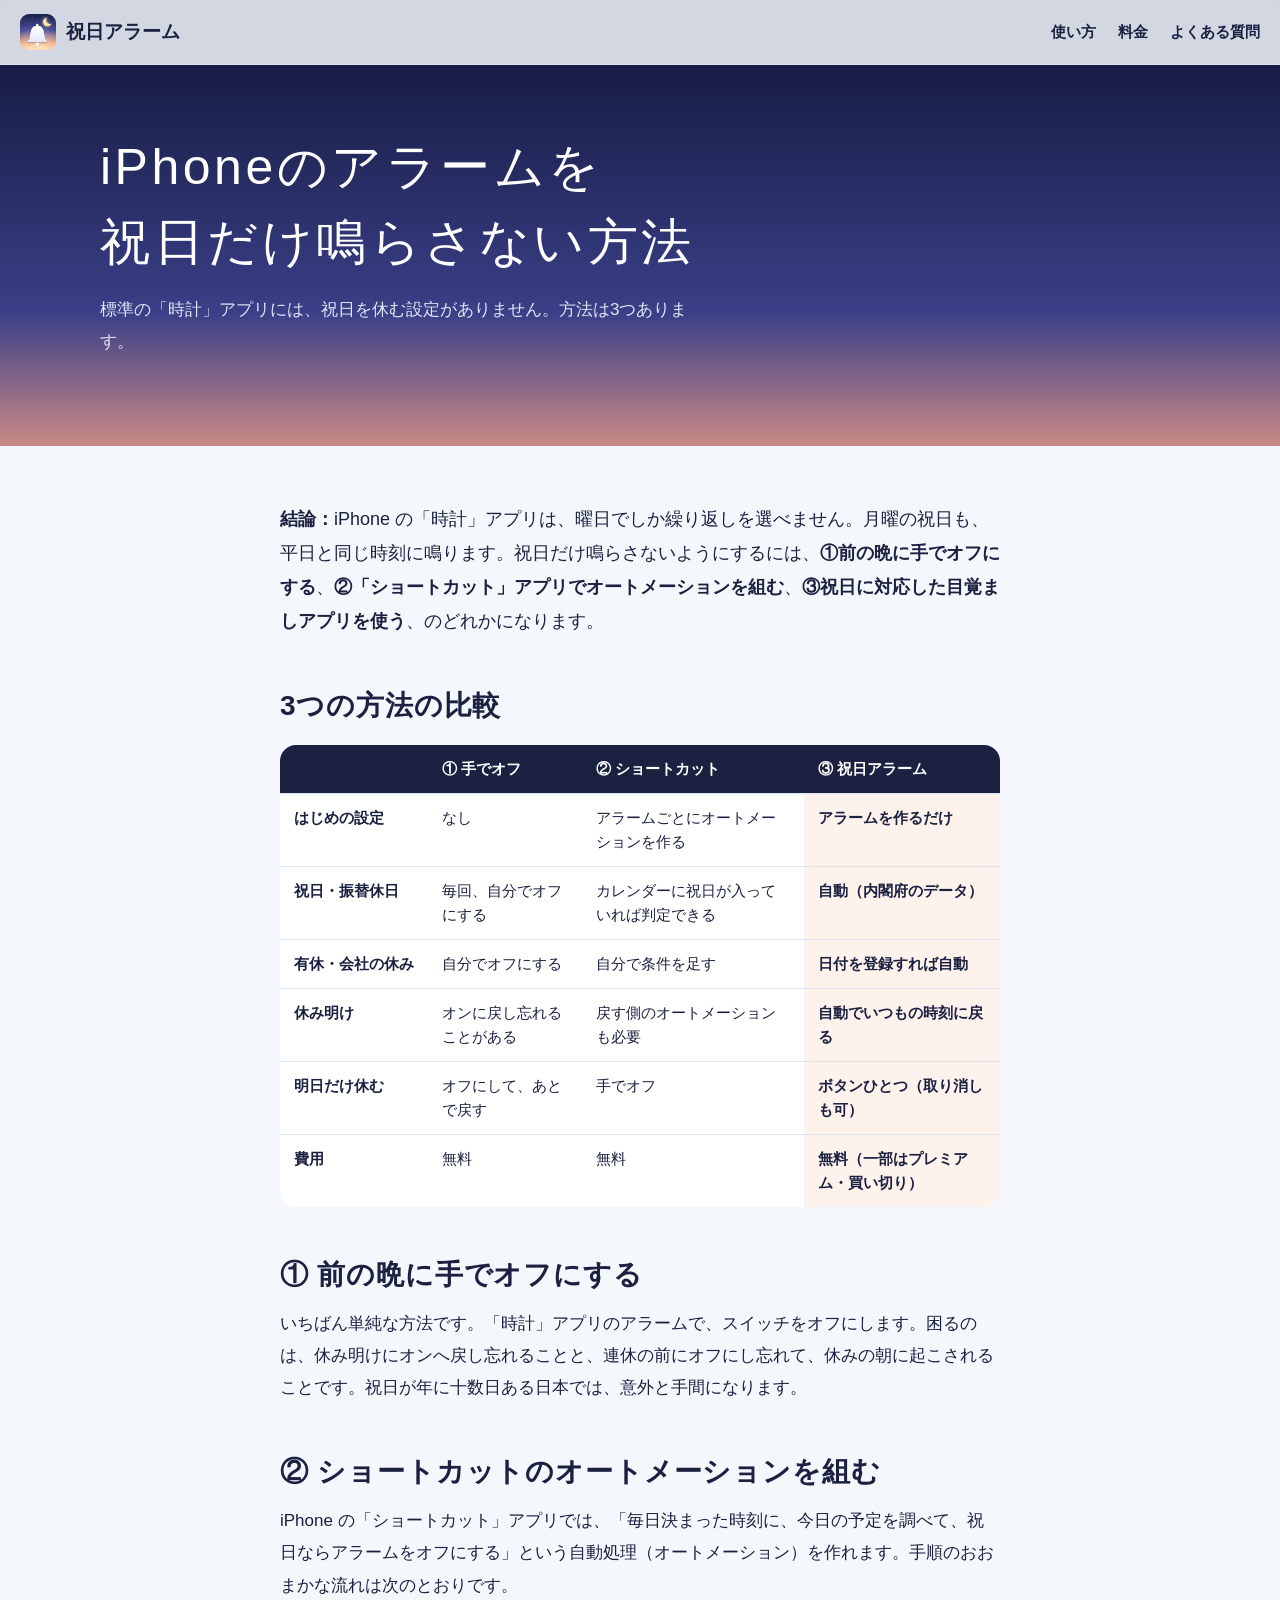
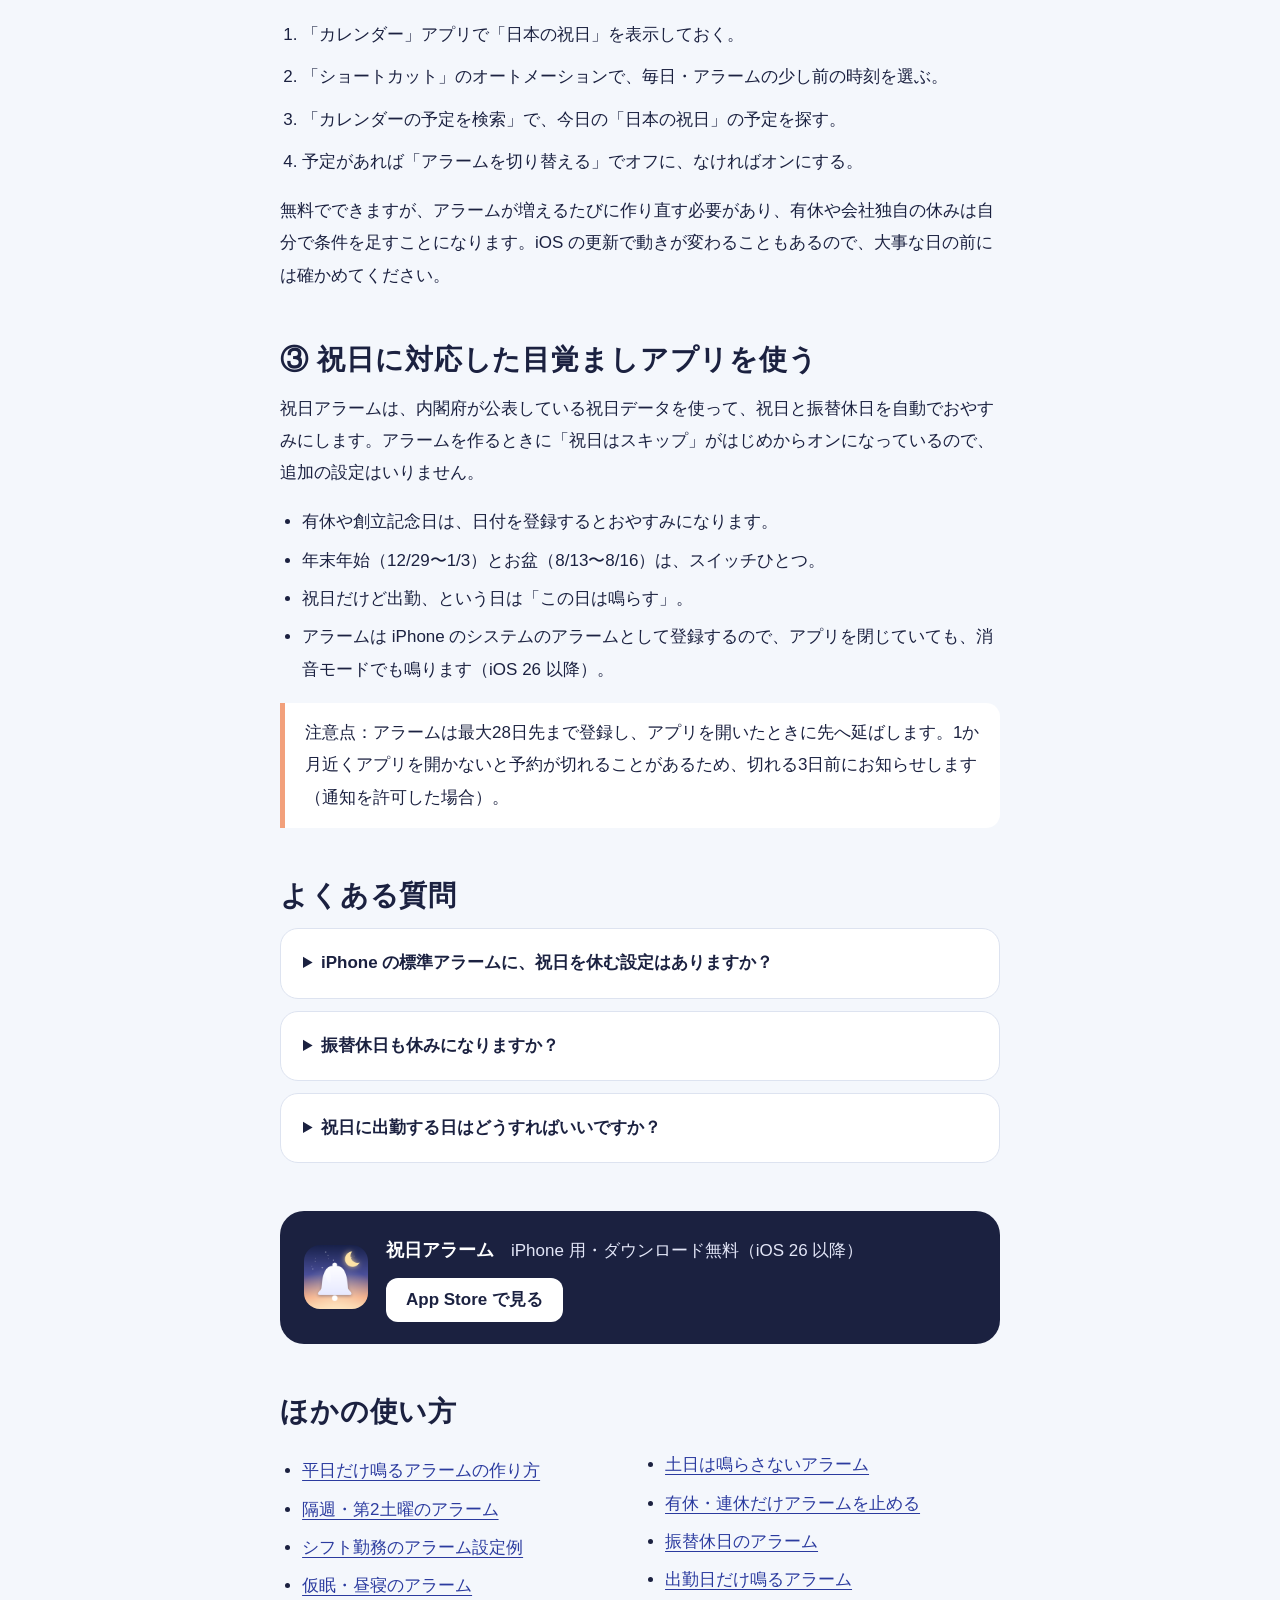
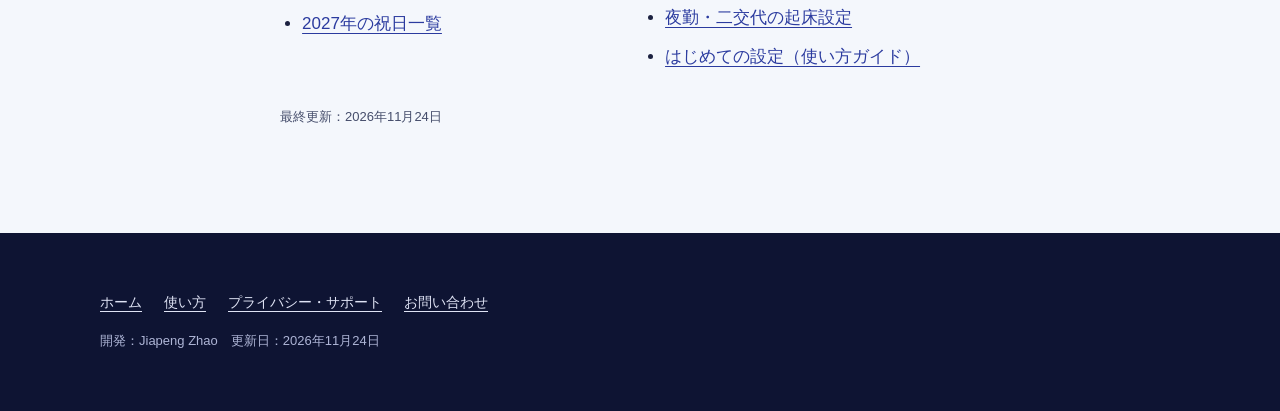
<file: iphone-holiday-alarm.html>
<!doctype html>
<html lang="ja">
<head>
<meta charset="utf-8">
<meta name="viewport" content="width=device-width, initial-scale=1, viewport-fit=cover">
<title>iPhoneのアラームを祝日だけ鳴らさない3つの方法｜標準・ショートカット・アプリを比較</title>
<meta name="description" content="iPhone の標準アラームは祝日でも鳴ります。前の晩に手でオフにする、ショートカットのオートメーションを組む、祝日対応の目覚ましアプリを使う。3つの方法の手順と向き不向きを比べました。">
<link rel="canonical" href="https://zhao73.github.io/holidayalarm-support/iphone-holiday-alarm.html">
<meta name="theme-color" content="#0e1433">
<meta property="og:type" content="article">
<meta property="og:title" content="iPhoneのアラームを祝日だけ鳴らさない3つの方法｜標準・ショートカット・アプリを比較">
<meta property="og:description" content="iPhone の標準アラームは祝日でも鳴ります。前の晩に手でオフにする、ショートカットのオートメーションを組む、祝日対応の目覚ましアプリを使う。3つの方法の手順と向き不向きを比べました。">
<meta property="og:url" content="https://zhao73.github.io/holidayalarm-support/iphone-holiday-alarm.html">
<meta property="og:image" content="https://zhao73.github.io/holidayalarm-support/assets/og.png">
<meta property="og:image:width" content="1200">
<meta property="og:image:height" content="630">
<meta name="twitter:card" content="summary_large_image">
<link rel="icon" href="assets/icon-64.png" sizes="64x64">
<link rel="apple-touch-icon" href="assets/icon-180.png">
<link rel="stylesheet" href="style.css">
<script type="application/ld+json">[{"@context": "https://schema.org", "@type": "Article", "headline": "iPhoneのアラームを祝日だけ鳴らさない3つの方法｜標準・ショートカット・アプリを比較", "description": "iPhone の標準アラームは祝日でも鳴ります。前の晩に手でオフにする、ショートカットのオートメーションを組む、祝日対応の目覚ましアプリを使う。3つの方法の手順と向き不向きを比べました。", "inLanguage": "ja", "dateModified": "2026-11-24", "mainEntityOfPage": "https://zhao73.github.io/holidayalarm-support/iphone-holiday-alarm.html", "author": {"@type": "Person", "name": "Jiapeng Zhao"}, "publisher": {"@type": "Organization", "name": "祝日アラーム", "logo": {"@type": "ImageObject", "url": "https://zhao73.github.io/holidayalarm-support/assets/icon-512.png"}}, "image": "https://zhao73.github.io/holidayalarm-support/assets/og.png"}, {"@context": "https://schema.org", "@type": "FAQPage", "mainEntity": [{"@type": "Question", "name": "iPhone の標準アラームに、祝日を休む設定はありますか？", "acceptedAnswer": {"@type": "Answer", "text": "ありません。「時計」アプリの繰り返しは曜日だけで、祝日は平日と同じように鳴ります（iOS 27 時点）。"}}, {"@type": "Question", "name": "振替休日も休みになりますか？", "acceptedAnswer": {"@type": "Answer", "text": "祝日アラームでは、振替休日と国民の休日も自動でおやすみになります。内閣府の祝日データを使っています。"}}, {"@type": "Question", "name": "祝日に出勤する日はどうすればいいですか？", "acceptedAnswer": {"@type": "Answer", "text": "祝日アラームのカレンダーでその日をタップして「この日は鳴らす」を選ぶと、その日だけ鳴ります。"}}]}]</script>
</head>
<body>
<a class="skip" href="#main">本文へ移動</a>
<header class="site-header" id="header">
  <a class="brand" href="./"><img src="assets/icon-64.png" width="36" height="36" alt="">祝日アラーム</a>
  <nav aria-label="メイン"><a href="guide.html">使い方</a><a class="wide" href="./#price">料金</a><a href="./#faq">よくある質問</a></nav>
</header>
<main id="main">
  <div class="page-top"><div class="wrap">
    <h1>iPhoneのアラームを<br><span class="nb">祝日だけ</span><span class="nb">鳴らさない方法</span></h1>
    <p>標準の「時計」アプリには、祝日を休む設定がありません。方法は3つあります。</p>
  </div></div>
  <div class="doc">
    <p><b>結論：</b>iPhone の「時計」アプリは、曜日でしか繰り返しを選べません。月曜の祝日も、平日と同じ時刻に鳴ります。祝日だけ鳴らさないようにするには、<b>①前の晩に手でオフにする</b>、<b>②「ショートカット」アプリでオートメーションを組む</b>、<b>③祝日に対応した目覚ましアプリを使う</b>、のどれかになります。</p>

    <h2>3つの方法の比較</h2>
    <div class="table-wrap"><table class="compare">
      <thead><tr><th scope="col"></th><th scope="col">① 手でオフ</th><th scope="col">② ショートカット</th><th scope="col">③ 祝日アラーム</th></tr></thead>
      <tbody>
        <tr><th scope="row">はじめの設定</th><td data-label="① 手でオフ">なし</td><td data-label="② ショートカット">アラームごとにオートメーションを作る</td><td data-label="③ 祝日アラーム">アラームを作るだけ</td></tr>
        <tr><th scope="row">祝日・振替休日</th><td data-label="① 手でオフ">毎回、自分でオフにする</td><td data-label="② ショートカット">カレンダーに祝日が入っていれば判定できる</td><td data-label="③ 祝日アラーム">自動（内閣府のデータ）</td></tr>
        <tr><th scope="row">有休・会社の休み</th><td data-label="① 手でオフ">自分でオフにする</td><td data-label="② ショートカット">自分で条件を足す</td><td data-label="③ 祝日アラーム">日付を登録すれば自動</td></tr>
        <tr><th scope="row">休み明け</th><td data-label="① 手でオフ">オンに戻し忘れることがある</td><td data-label="② ショートカット">戻す側のオートメーションも必要</td><td data-label="③ 祝日アラーム">自動でいつもの時刻に戻る</td></tr>
        <tr><th scope="row">明日だけ休む</th><td data-label="① 手でオフ">オフにして、あとで戻す</td><td data-label="② ショートカット">手でオフ</td><td data-label="③ 祝日アラーム">ボタンひとつ（取り消しも可）</td></tr>
        <tr><th scope="row">費用</th><td data-label="① 手でオフ">無料</td><td data-label="② ショートカット">無料</td><td data-label="③ 祝日アラーム">無料（一部はプレミアム・買い切り）</td></tr>
      </tbody>
    </table></div>

    <h2>① 前の晩に手でオフにする</h2>
    <p>いちばん単純な方法です。「時計」アプリのアラームで、スイッチをオフにします。困るのは、休み明けにオンへ戻し忘れることと、連休の前にオフにし忘れて、休みの朝に起こされることです。祝日が年に十数日ある日本では、意外と手間になります。</p>

    <h2>② ショートカットのオートメーションを組む</h2>
    <p>iPhone の「ショートカット」アプリでは、「毎日決まった時刻に、今日の予定を調べて、祝日ならアラームをオフにする」という自動処理（オートメーション）を作れます。手順のおおまかな流れは次のとおりです。</p>
    <ol>
      <li>「カレンダー」アプリで「日本の祝日」を表示しておく。</li>
      <li>「ショートカット」のオートメーションで、毎日・アラームの少し前の時刻を選ぶ。</li>
      <li>「カレンダーの予定を検索」で、今日の「日本の祝日」の予定を探す。</li>
      <li>予定があれば「アラームを切り替える」でオフに、なければオンにする。</li>
    </ol>
    <p>無料でできますが、アラームが増えるたびに作り直す必要があり、有休や会社独自の休みは自分で条件を足すことになります。iOS の更新で動きが変わることもあるので、大事な日の前には確かめてください。</p>

    <h2>③ 祝日に対応した目覚ましアプリを使う</h2>
    <p>祝日アラームは、内閣府が公表している祝日データを使って、祝日と振替休日を自動でおやすみにします。アラームを作るときに「祝日はスキップ」がはじめからオンになっているので、追加の設定はいりません。</p>
    <ul>
      <li>有休や創立記念日は、日付を登録するとおやすみになります。</li>
      <li>年末年始（12/29〜1/3）とお盆（8/13〜8/16）は、スイッチひとつ。</li>
      <li>祝日だけど出勤、という日は「この日は鳴らす」。</li>
      <li>アラームは iPhone のシステムのアラームとして登録するので、アプリを閉じていても、消音モードでも鳴ります（iOS 26 以降）。</li>
    </ul>
    <p class="note">注意点：アラームは最大28日先まで登録し、アプリを開いたときに先へ延ばします。1か月近くアプリを開かないと予約が切れることがあるため、切れる3日前にお知らせします（通知を許可した場合）。</p>
<h2>よくある質問</h2>
<details><summary>iPhone の標準アラームに、祝日を休む設定はありますか？</summary><p>ありません。「時計」アプリの繰り返しは曜日だけで、祝日は平日と同じように鳴ります（iOS 27 時点）。</p></details>
<details><summary>振替休日も休みになりますか？</summary><p>祝日アラームでは、振替休日と国民の休日も自動でおやすみになります。内閣府の祝日データを使っています。</p></details>
<details><summary>祝日に出勤する日はどうすればいいですか？</summary><p>祝日アラームのカレンダーでその日をタップして「この日は鳴らす」を選ぶと、その日だけ鳴ります。</p></details>
    <div class="get">
      <img src="assets/icon-180.png" width="64" height="64" alt="">
      <div>
        <p><b>祝日アラーム</b>　iPhone 用・ダウンロード無料（iOS 26 以降）</p>
        <a class="store-link" href="https://apps.apple.com/jp/app/id6788308440">App Store で見る</a>
      </div>
    </div>
    <h2>ほかの使い方</h2>
    <ul class="more"><li><a href="weekday-only.html">平日だけ鳴るアラームの作り方</a></li><li><a href="biweekly.html">隔週・第2土曜のアラーム</a></li><li><a href="shift.html">シフト勤務のアラーム設定例</a></li><li><a href="nap.html">仮眠・昼寝のアラーム</a></li><li><a href="holidays-2027.html">2027年の祝日一覧</a></li><li><a href="weekend-off.html">土日は鳴らさないアラーム</a></li><li><a href="paid-leave.html">有休・連休だけアラームを止める</a></li><li><a href="furikae-kyujitsu.html">振替休日のアラーム</a></li><li><a href="workday-only.html">出勤日だけ鳴るアラーム</a></li><li><a href="night-shift.html">夜勤・二交代の起床設定</a></li><li><a href="guide.html">はじめての設定（使い方ガイド）</a></li></ul>
    <p class="updated">最終更新：2026年11月24日</p>
  </div>
</main>
<footer class="site-footer">
  <div class="wrap footer-inner" style="padding-top:56px">
    <div class="footer-links" style="margin-top:0">
      <a href="./">ホーム</a><a href="guide.html">使い方</a><a href="privacy.html">プライバシー・サポート</a><a href="mailto:qwe911291860@gmail.com">お問い合わせ</a>
    </div>
    <p class="footer-meta">開発：Jiapeng Zhao　更新日：2026年11月24日</p>
  </div>
</footer>
<script>document.getElementById("header").classList.add("solid");</script>
</body>
</html>
</file>
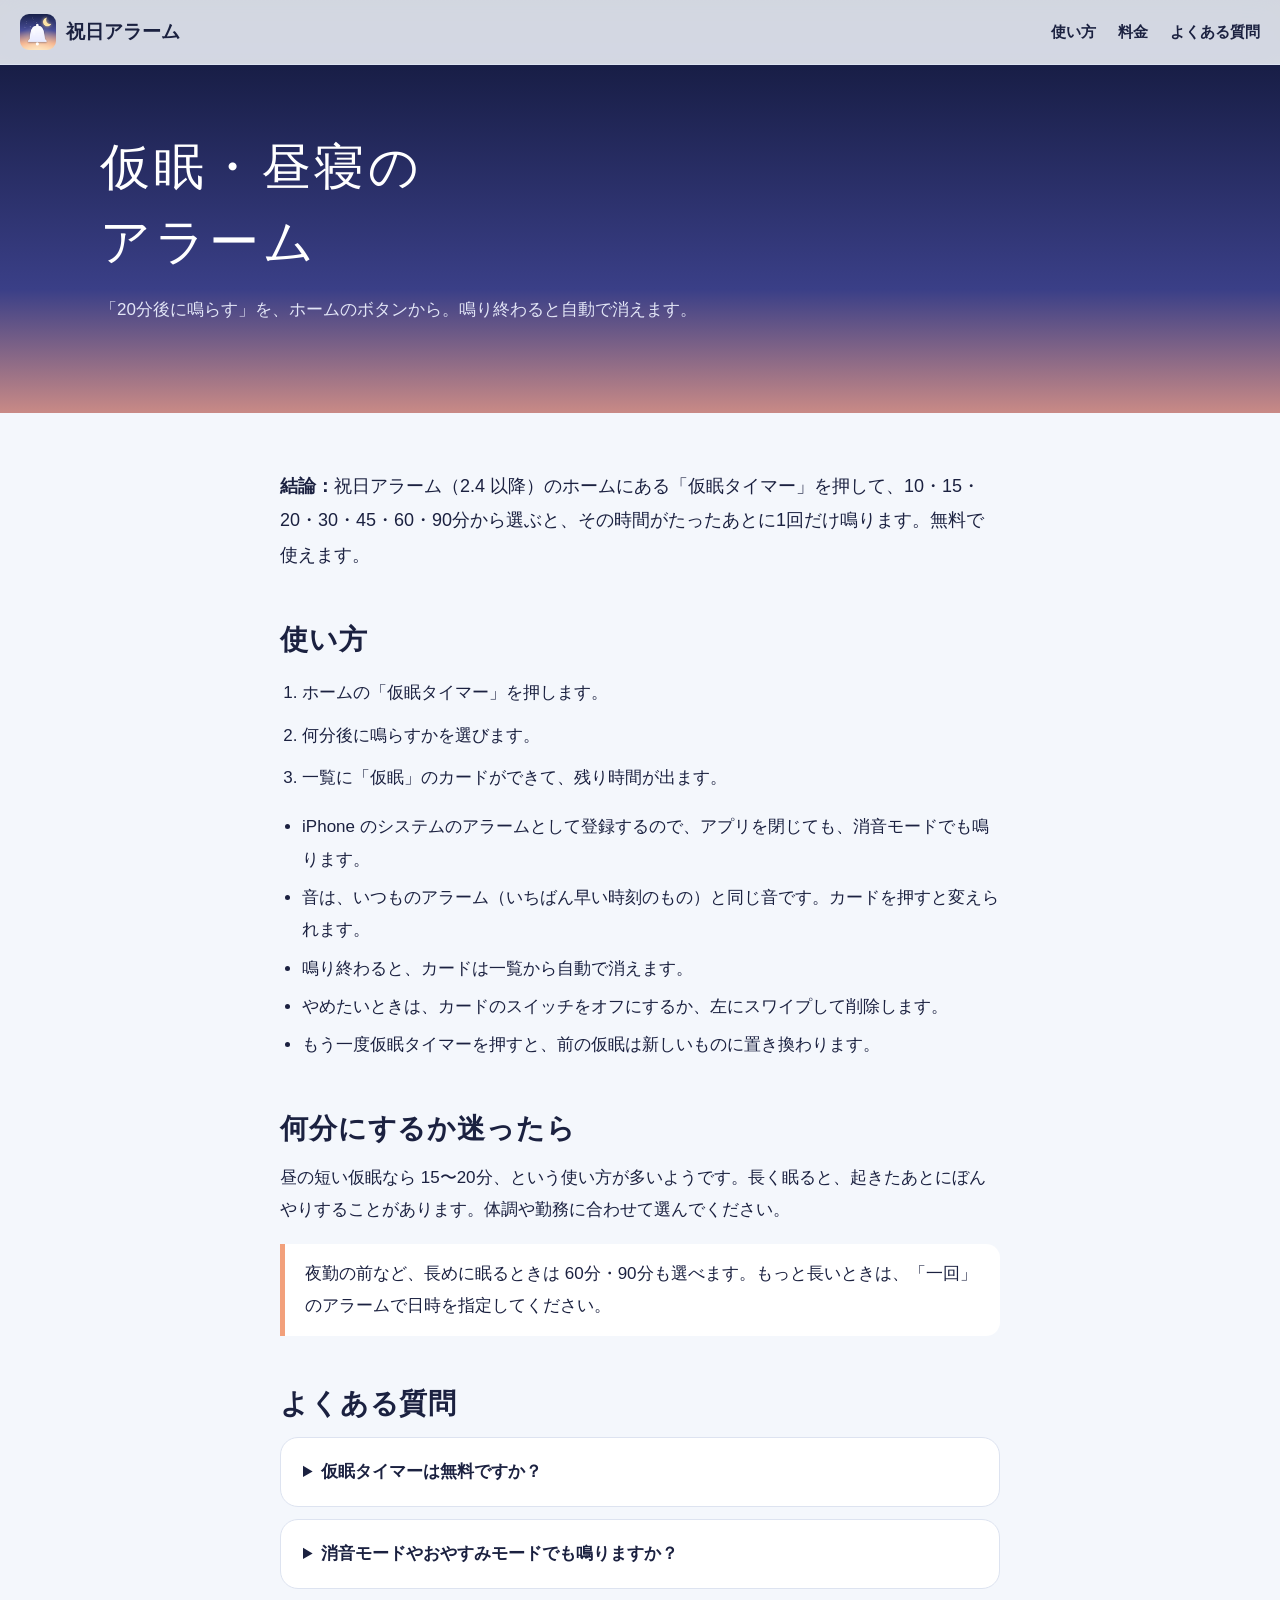
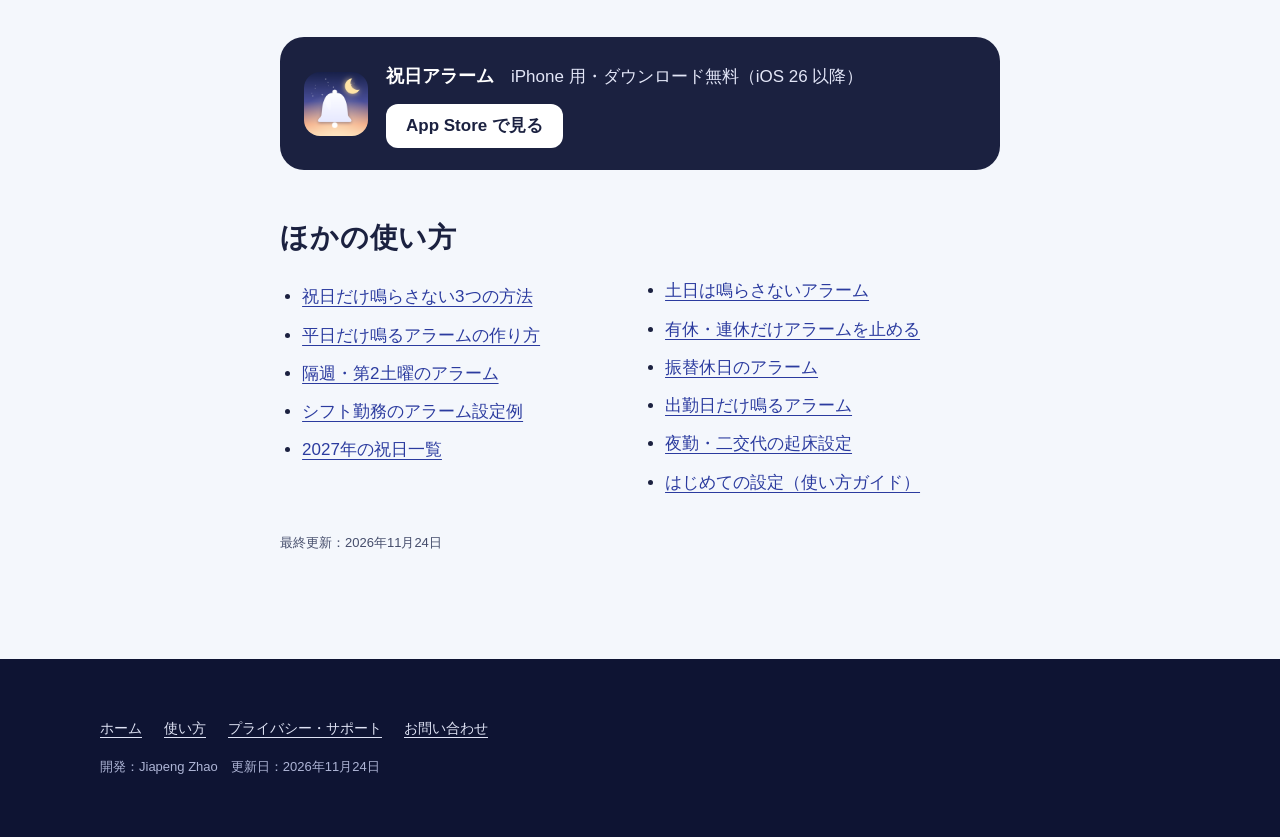
<file: nap.html>
<!doctype html>
<html lang="ja">
<head>
<meta charset="utf-8">
<meta name="viewport" content="width=device-width, initial-scale=1, viewport-fit=cover">
<title>仮眠・昼寝のアラーム｜10〜90分後に1回だけ鳴らす（iPhone）</title>
<meta name="description" content="昼寝や仮眠のとき、「20分後に鳴らす」をボタンひとつで。祝日アラームの仮眠タイマーの使い方と、鳴り終わったあとの動き。">
<link rel="canonical" href="https://zhao73.github.io/holidayalarm-support/nap.html">
<meta name="theme-color" content="#0e1433">
<meta property="og:type" content="article">
<meta property="og:title" content="仮眠・昼寝のアラーム｜10〜90分後に1回だけ鳴らす（iPhone）">
<meta property="og:description" content="昼寝や仮眠のとき、「20分後に鳴らす」をボタンひとつで。祝日アラームの仮眠タイマーの使い方と、鳴り終わったあとの動き。">
<meta property="og:url" content="https://zhao73.github.io/holidayalarm-support/nap.html">
<meta property="og:image" content="https://zhao73.github.io/holidayalarm-support/assets/og.png">
<meta property="og:image:width" content="1200">
<meta property="og:image:height" content="630">
<meta name="twitter:card" content="summary_large_image">
<link rel="icon" href="assets/icon-64.png" sizes="64x64">
<link rel="apple-touch-icon" href="assets/icon-180.png">
<link rel="stylesheet" href="style.css">
<script type="application/ld+json">[{"@context": "https://schema.org", "@type": "Article", "headline": "仮眠・昼寝のアラーム｜10〜90分後に1回だけ鳴らす（iPhone）", "description": "昼寝や仮眠のとき、「20分後に鳴らす」をボタンひとつで。祝日アラームの仮眠タイマーの使い方と、鳴り終わったあとの動き。", "inLanguage": "ja", "dateModified": "2026-11-24", "mainEntityOfPage": "https://zhao73.github.io/holidayalarm-support/nap.html", "author": {"@type": "Person", "name": "Jiapeng Zhao"}, "publisher": {"@type": "Organization", "name": "祝日アラーム", "logo": {"@type": "ImageObject", "url": "https://zhao73.github.io/holidayalarm-support/assets/icon-512.png"}}, "image": "https://zhao73.github.io/holidayalarm-support/assets/og.png"}, {"@context": "https://schema.org", "@type": "FAQPage", "mainEntity": [{"@type": "Question", "name": "仮眠タイマーは無料ですか？", "acceptedAnswer": {"@type": "Answer", "text": "無料です。回数の制限もありません。"}}, {"@type": "Question", "name": "消音モードやおやすみモードでも鳴りますか？", "acceptedAnswer": {"@type": "Answer", "text": "鳴ります。iPhone のシステムのアラームとして登録するためです（iOS 26 以降、アラームの許可が必要です）。"}}]}]</script>
</head>
<body>
<a class="skip" href="#main">本文へ移動</a>
<header class="site-header" id="header">
  <a class="brand" href="./"><img src="assets/icon-64.png" width="36" height="36" alt="">祝日アラーム</a>
  <nav aria-label="メイン"><a href="guide.html">使い方</a><a class="wide" href="./#price">料金</a><a href="./#faq">よくある質問</a></nav>
</header>
<main id="main">
  <div class="page-top"><div class="wrap">
    <h1>仮眠・昼寝の<br>アラーム</h1>
    <p>「20分後に鳴らす」を、ホームのボタンから。鳴り終わると自動で消えます。</p>
  </div></div>
  <div class="doc">
    <p><b>結論：</b>祝日アラーム（2.4 以降）のホームにある「仮眠タイマー」を押して、10・15・20・30・45・60・90分から選ぶと、その時間がたったあとに1回だけ鳴ります。無料で使えます。</p>

    <h2>使い方</h2>
    <ol>
      <li>ホームの「仮眠タイマー」を押します。</li>
      <li>何分後に鳴らすかを選びます。</li>
      <li>一覧に「仮眠」のカードができて、残り時間が出ます。</li>
    </ol>
    <ul>
      <li>iPhone のシステムのアラームとして登録するので、アプリを閉じても、消音モードでも鳴ります。</li>
      <li>音は、いつものアラーム（いちばん早い時刻のもの）と同じ音です。カードを押すと変えられます。</li>
      <li>鳴り終わると、カードは一覧から自動で消えます。</li>
      <li>やめたいときは、カードのスイッチをオフにするか、左にスワイプして削除します。</li>
      <li>もう一度仮眠タイマーを押すと、前の仮眠は新しいものに置き換わります。</li>
    </ul>

    <h2>何分にするか迷ったら</h2>
    <p>昼の短い仮眠なら 15〜20分、という使い方が多いようです。長く眠ると、起きたあとにぼんやりすることがあります。体調や勤務に合わせて選んでください。</p>
    <p class="note">夜勤の前など、長めに眠るときは 60分・90分も選べます。もっと長いときは、「一回」のアラームで日時を指定してください。</p>
<h2>よくある質問</h2>
<details><summary>仮眠タイマーは無料ですか？</summary><p>無料です。回数の制限もありません。</p></details>
<details><summary>消音モードやおやすみモードでも鳴りますか？</summary><p>鳴ります。iPhone のシステムのアラームとして登録するためです（iOS 26 以降、アラームの許可が必要です）。</p></details>
    <div class="get">
      <img src="assets/icon-180.png" width="64" height="64" alt="">
      <div>
        <p><b>祝日アラーム</b>　iPhone 用・ダウンロード無料（iOS 26 以降）</p>
        <a class="store-link" href="https://apps.apple.com/jp/app/id6788308440">App Store で見る</a>
      </div>
    </div>
    <h2>ほかの使い方</h2>
    <ul class="more"><li><a href="iphone-holiday-alarm.html">祝日だけ鳴らさない3つの方法</a></li><li><a href="weekday-only.html">平日だけ鳴るアラームの作り方</a></li><li><a href="biweekly.html">隔週・第2土曜のアラーム</a></li><li><a href="shift.html">シフト勤務のアラーム設定例</a></li><li><a href="holidays-2027.html">2027年の祝日一覧</a></li><li><a href="weekend-off.html">土日は鳴らさないアラーム</a></li><li><a href="paid-leave.html">有休・連休だけアラームを止める</a></li><li><a href="furikae-kyujitsu.html">振替休日のアラーム</a></li><li><a href="workday-only.html">出勤日だけ鳴るアラーム</a></li><li><a href="night-shift.html">夜勤・二交代の起床設定</a></li><li><a href="guide.html">はじめての設定（使い方ガイド）</a></li></ul>
    <p class="updated">最終更新：2026年11月24日</p>
  </div>
</main>
<footer class="site-footer">
  <div class="wrap footer-inner" style="padding-top:56px">
    <div class="footer-links" style="margin-top:0">
      <a href="./">ホーム</a><a href="guide.html">使い方</a><a href="privacy.html">プライバシー・サポート</a><a href="mailto:qwe911291860@gmail.com">お問い合わせ</a>
    </div>
    <p class="footer-meta">開発：Jiapeng Zhao　更新日：2026年11月24日</p>
  </div>
</footer>
<script>document.getElementById("header").classList.add("solid");</script>
</body>
</html>
</file>
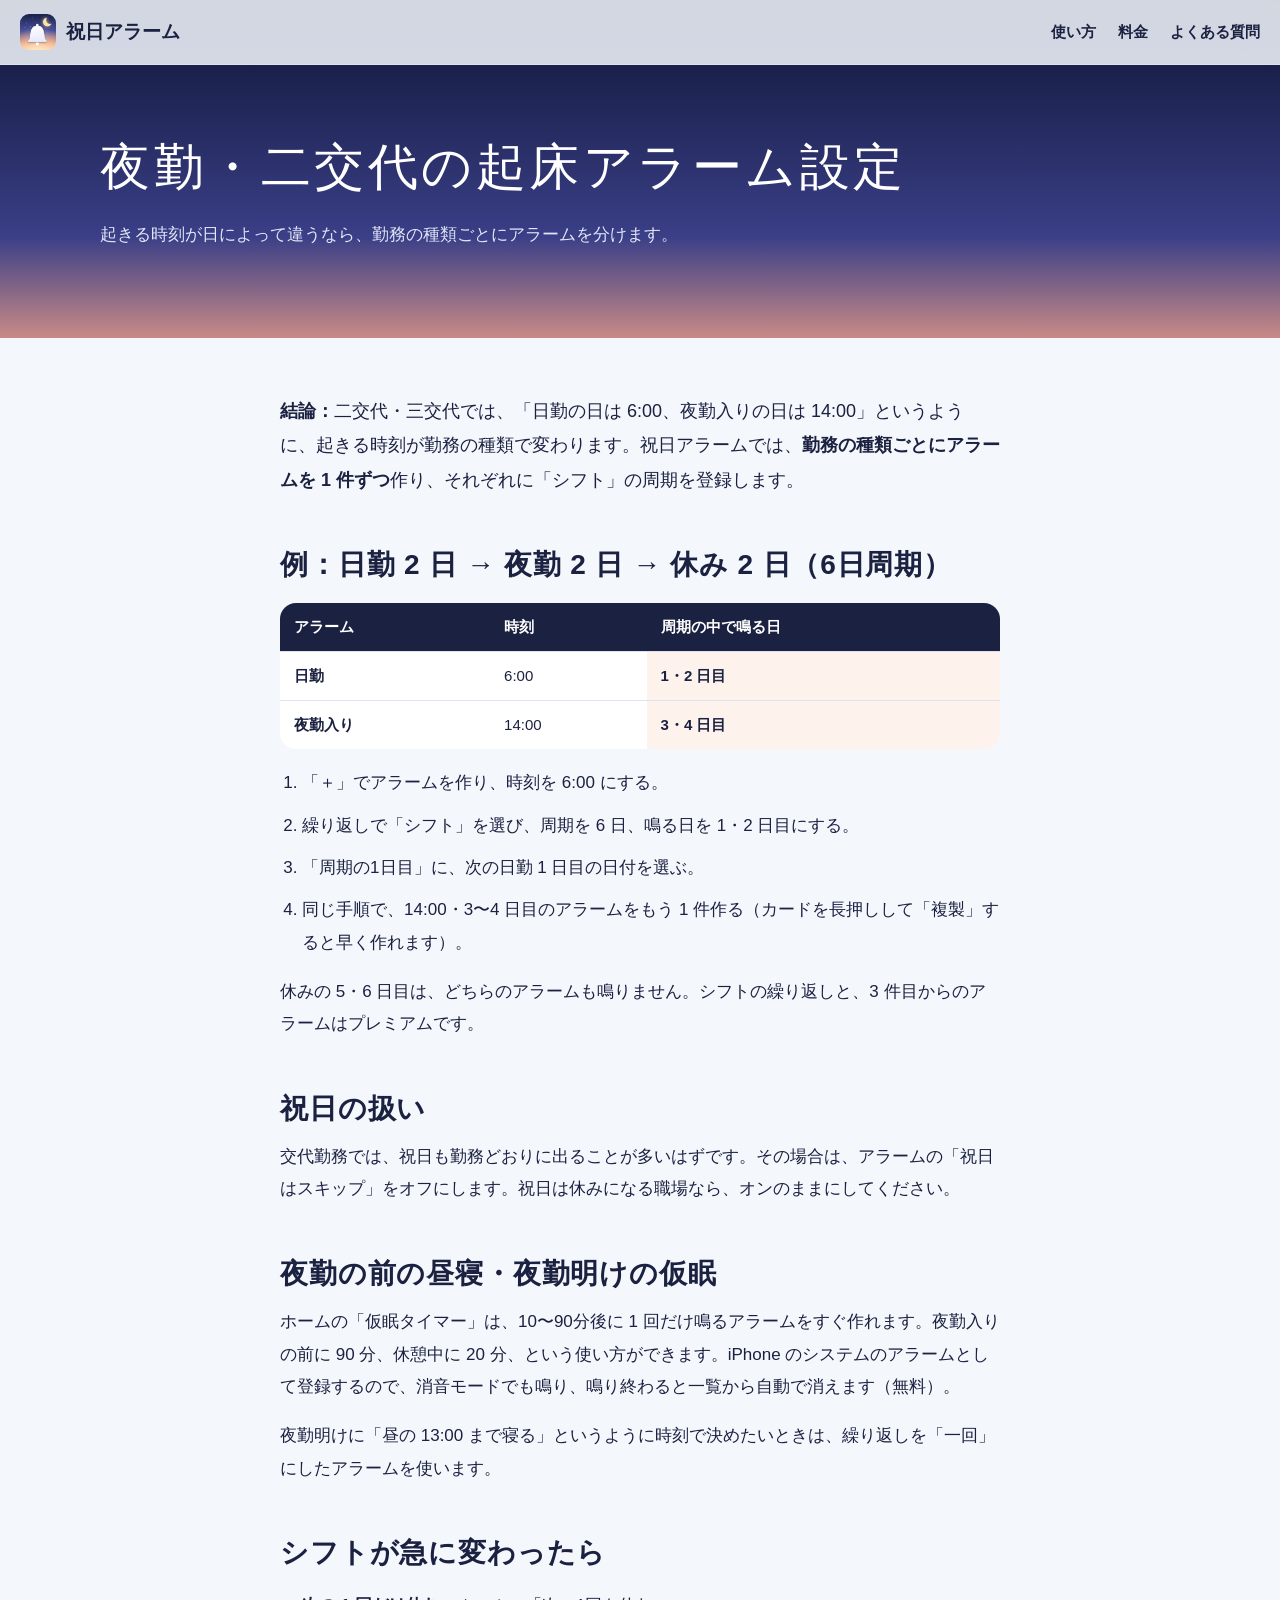
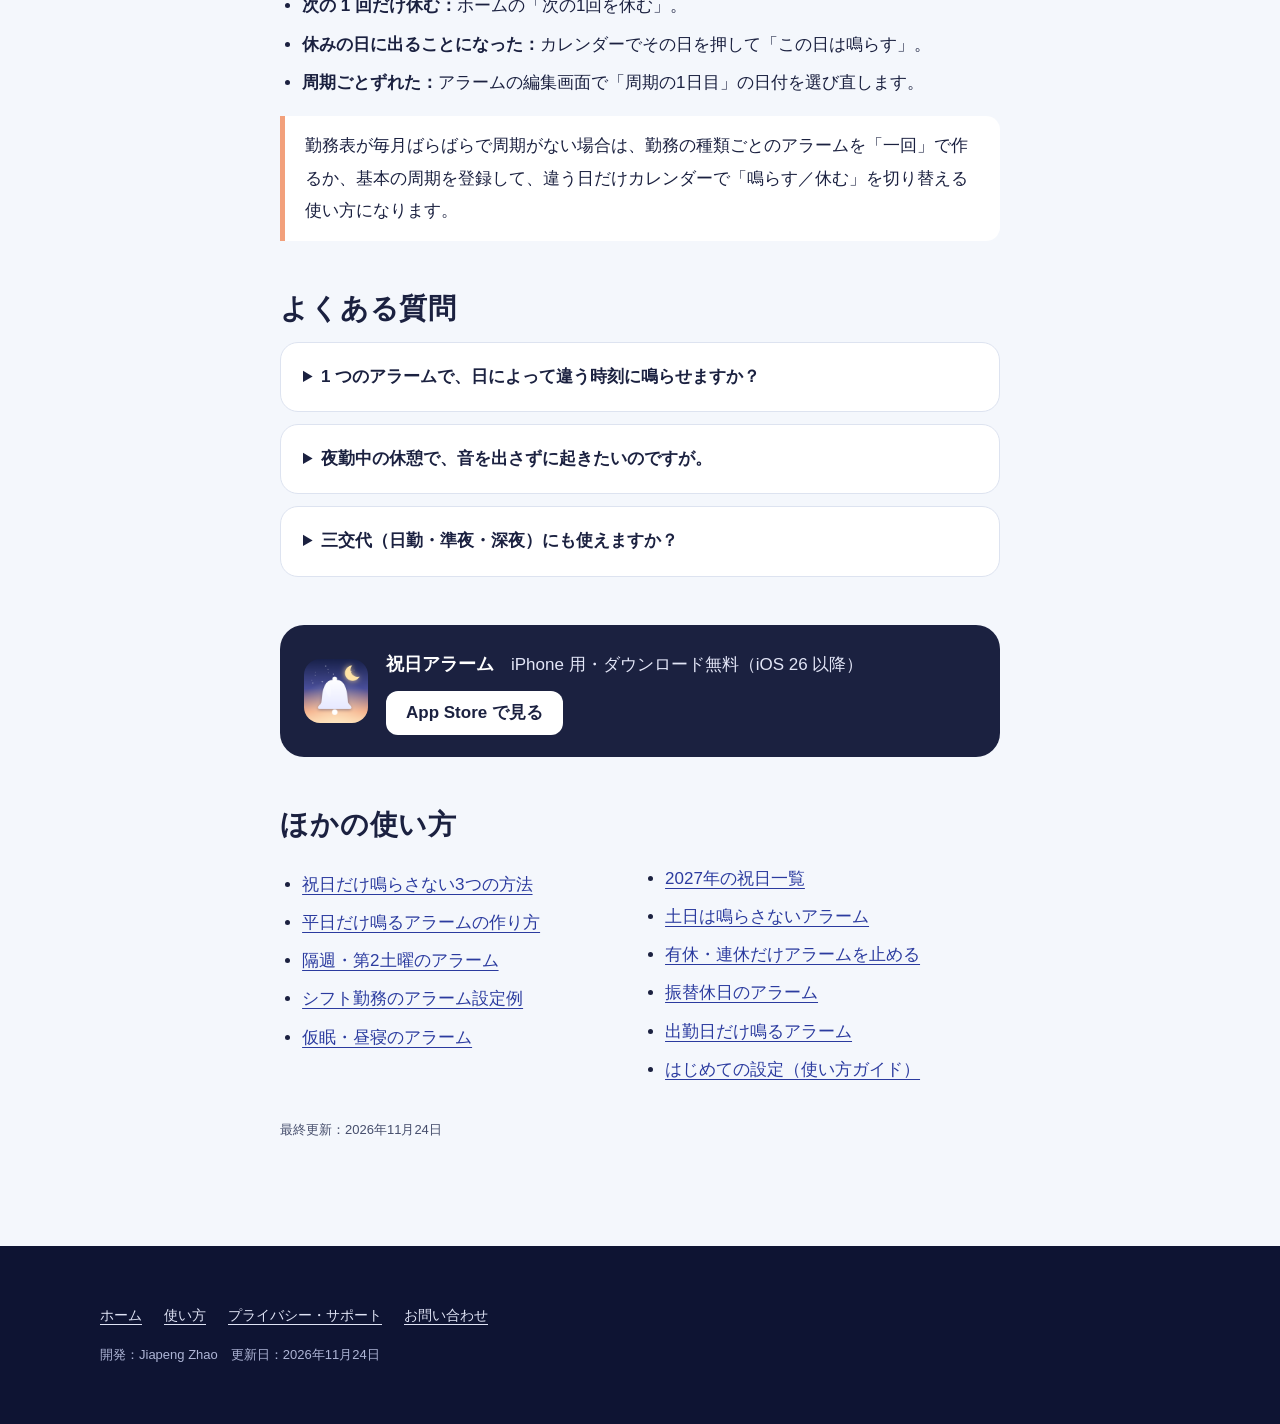
<file: night-shift.html>
<!doctype html>
<html lang="ja">
<head>
<meta charset="utf-8">
<meta name="viewport" content="width=device-width, initial-scale=1, viewport-fit=cover">
<title>夜勤・二交代の起床アラーム設定｜夜勤入り・夜勤明け・仮眠（iPhone）</title>
<meta name="description" content="日勤と夜勤がある二交代・三交代の人向けに、起きる時刻が日によって違うときの iPhone アラームの組み方をまとめました。夜勤入りの日の昼寝、夜勤明けの仮眠にも使えます。">
<link rel="canonical" href="https://zhao73.github.io/holidayalarm-support/night-shift.html">
<meta name="theme-color" content="#0e1433">
<meta property="og:type" content="article">
<meta property="og:title" content="夜勤・二交代の起床アラーム設定｜夜勤入り・夜勤明け・仮眠（iPhone）">
<meta property="og:description" content="日勤と夜勤がある二交代・三交代の人向けに、起きる時刻が日によって違うときの iPhone アラームの組み方をまとめました。夜勤入りの日の昼寝、夜勤明けの仮眠にも使えます。">
<meta property="og:url" content="https://zhao73.github.io/holidayalarm-support/night-shift.html">
<meta property="og:image" content="https://zhao73.github.io/holidayalarm-support/assets/og.png">
<meta property="og:image:width" content="1200">
<meta property="og:image:height" content="630">
<meta name="twitter:card" content="summary_large_image">
<link rel="icon" href="assets/icon-64.png" sizes="64x64">
<link rel="apple-touch-icon" href="assets/icon-180.png">
<link rel="stylesheet" href="style.css">
<script type="application/ld+json">[{"@context": "https://schema.org", "@type": "Article", "headline": "夜勤・二交代の起床アラーム設定｜夜勤入り・夜勤明け・仮眠（iPhone）", "description": "日勤と夜勤がある二交代・三交代の人向けに、起きる時刻が日によって違うときの iPhone アラームの組み方をまとめました。夜勤入りの日の昼寝、夜勤明けの仮眠にも使えます。", "inLanguage": "ja", "dateModified": "2026-11-24", "mainEntityOfPage": "https://zhao73.github.io/holidayalarm-support/night-shift.html", "author": {"@type": "Person", "name": "Jiapeng Zhao"}, "publisher": {"@type": "Organization", "name": "祝日アラーム", "logo": {"@type": "ImageObject", "url": "https://zhao73.github.io/holidayalarm-support/assets/icon-512.png"}}, "image": "https://zhao73.github.io/holidayalarm-support/assets/og.png"}, {"@context": "https://schema.org", "@type": "FAQPage", "mainEntity": [{"@type": "Question", "name": "1 つのアラームで、日によって違う時刻に鳴らせますか？", "acceptedAnswer": {"@type": "Answer", "text": "できません。時刻が違う勤務ごとにアラームを分けて作ります。カードを長押しして「複製」すると、設定を引き継いで作れます。"}}, {"@type": "Question", "name": "夜勤中の休憩で、音を出さずに起きたいのですが。", "acceptedAnswer": {"@type": "Answer", "text": "アラームの音はシステムのアラーム音量で鳴ります。音を出せない場所では、iPhone 標準のタイマーとイヤホンなど、別の方法を使ってください。"}}, {"@type": "Question", "name": "三交代（日勤・準夜・深夜）にも使えますか？", "acceptedAnswer": {"@type": "Answer", "text": "使えます。勤務の種類ごとにアラームを作り、同じ長さの周期で、鳴る日をずらして登録します。"}}]}]</script>
</head>
<body>
<a class="skip" href="#main">本文へ移動</a>
<header class="site-header" id="header">
  <a class="brand" href="./"><img src="assets/icon-64.png" width="36" height="36" alt="">祝日アラーム</a>
  <nav aria-label="メイン"><a href="guide.html">使い方</a><a class="wide" href="./#price">料金</a><a href="./#faq">よくある質問</a></nav>
</header>
<main id="main">
  <div class="page-top"><div class="wrap">
    <h1><span class="nb">夜勤・二交代の</span><span class="nb">起床アラーム設定</span></h1>
    <p>起きる時刻が日によって違うなら、勤務の種類ごとにアラームを分けます。</p>
  </div></div>
  <div class="doc">
    <p><b>結論：</b>二交代・三交代では、「日勤の日は 6:00、夜勤入りの日は 14:00」というように、起きる時刻が勤務の種類で変わります。祝日アラームでは、<b>勤務の種類ごとにアラームを 1 件ずつ</b>作り、それぞれに「シフト」の周期を登録します。</p>

    <h2>例：日勤 2 日 → 夜勤 2 日 → 休み 2 日（6日周期）</h2>
    <div class="table-wrap"><table class="compare">
      <thead><tr><th scope="col">アラーム</th><th scope="col">時刻</th><th scope="col">周期の中で鳴る日</th></tr></thead>
      <tbody>
        <tr><th scope="row">日勤</th><td data-label="時刻">6:00</td><td data-label="周期の中で鳴る日">1・2 日目</td></tr>
        <tr><th scope="row">夜勤入り</th><td data-label="時刻">14:00</td><td data-label="周期の中で鳴る日">3・4 日目</td></tr>
      </tbody>
    </table></div>
    <ol>
      <li>「＋」でアラームを作り、時刻を 6:00 にする。</li>
      <li>繰り返しで「シフト」を選び、周期を 6 日、鳴る日を 1・2 日目にする。</li>
      <li>「周期の1日目」に、次の日勤 1 日目の日付を選ぶ。</li>
      <li>同じ手順で、14:00・3〜4 日目のアラームをもう 1 件作る（カードを長押しして「複製」すると早く作れます）。</li>
    </ol>
    <p>休みの 5・6 日目は、どちらのアラームも鳴りません。シフトの繰り返しと、3 件目からのアラームはプレミアムです。</p>

    <h2>祝日の扱い</h2>
    <p>交代勤務では、祝日も勤務どおりに出ることが多いはずです。その場合は、アラームの「祝日はスキップ」をオフにします。祝日は休みになる職場なら、オンのままにしてください。</p>

    <h2>夜勤の前の昼寝・夜勤明けの仮眠</h2>
    <p>ホームの「仮眠タイマー」は、10〜90分後に 1 回だけ鳴るアラームをすぐ作れます。夜勤入りの前に 90 分、休憩中に 20 分、という使い方ができます。iPhone のシステムのアラームとして登録するので、消音モードでも鳴り、鳴り終わると一覧から自動で消えます（無料）。</p>
    <p>夜勤明けに「昼の 13:00 まで寝る」というように時刻で決めたいときは、繰り返しを「一回」にしたアラームを使います。</p>

    <h2>シフトが急に変わったら</h2>
    <ul>
      <li><b>次の 1 回だけ休む：</b>ホームの「次の1回を休む」。</li>
      <li><b>休みの日に出ることになった：</b>カレンダーでその日を押して「この日は鳴らす」。</li>
      <li><b>周期ごとずれた：</b>アラームの編集画面で「周期の1日目」の日付を選び直します。</li>
    </ul>
    <p class="note">勤務表が毎月ばらばらで周期がない場合は、勤務の種類ごとのアラームを「一回」で作るか、基本の周期を登録して、違う日だけカレンダーで「鳴らす／休む」を切り替える使い方になります。</p>
<h2>よくある質問</h2>
<details><summary>1 つのアラームで、日によって違う時刻に鳴らせますか？</summary><p>できません。時刻が違う勤務ごとにアラームを分けて作ります。カードを長押しして「複製」すると、設定を引き継いで作れます。</p></details>
<details><summary>夜勤中の休憩で、音を出さずに起きたいのですが。</summary><p>アラームの音はシステムのアラーム音量で鳴ります。音を出せない場所では、iPhone 標準のタイマーとイヤホンなど、別の方法を使ってください。</p></details>
<details><summary>三交代（日勤・準夜・深夜）にも使えますか？</summary><p>使えます。勤務の種類ごとにアラームを作り、同じ長さの周期で、鳴る日をずらして登録します。</p></details>
    <div class="get">
      <img src="assets/icon-180.png" width="64" height="64" alt="">
      <div>
        <p><b>祝日アラーム</b>　iPhone 用・ダウンロード無料（iOS 26 以降）</p>
        <a class="store-link" href="https://apps.apple.com/jp/app/id6788308440">App Store で見る</a>
      </div>
    </div>
    <h2>ほかの使い方</h2>
    <ul class="more"><li><a href="iphone-holiday-alarm.html">祝日だけ鳴らさない3つの方法</a></li><li><a href="weekday-only.html">平日だけ鳴るアラームの作り方</a></li><li><a href="biweekly.html">隔週・第2土曜のアラーム</a></li><li><a href="shift.html">シフト勤務のアラーム設定例</a></li><li><a href="nap.html">仮眠・昼寝のアラーム</a></li><li><a href="holidays-2027.html">2027年の祝日一覧</a></li><li><a href="weekend-off.html">土日は鳴らさないアラーム</a></li><li><a href="paid-leave.html">有休・連休だけアラームを止める</a></li><li><a href="furikae-kyujitsu.html">振替休日のアラーム</a></li><li><a href="workday-only.html">出勤日だけ鳴るアラーム</a></li><li><a href="guide.html">はじめての設定（使い方ガイド）</a></li></ul>
    <p class="updated">最終更新：2026年11月24日</p>
  </div>
</main>
<footer class="site-footer">
  <div class="wrap footer-inner" style="padding-top:56px">
    <div class="footer-links" style="margin-top:0">
      <a href="./">ホーム</a><a href="guide.html">使い方</a><a href="privacy.html">プライバシー・サポート</a><a href="mailto:qwe911291860@gmail.com">お問い合わせ</a>
    </div>
    <p class="footer-meta">開発：Jiapeng Zhao　更新日：2026年11月24日</p>
  </div>
</footer>
<script>document.getElementById("header").classList.add("solid");</script>
</body>
</html>
</file>
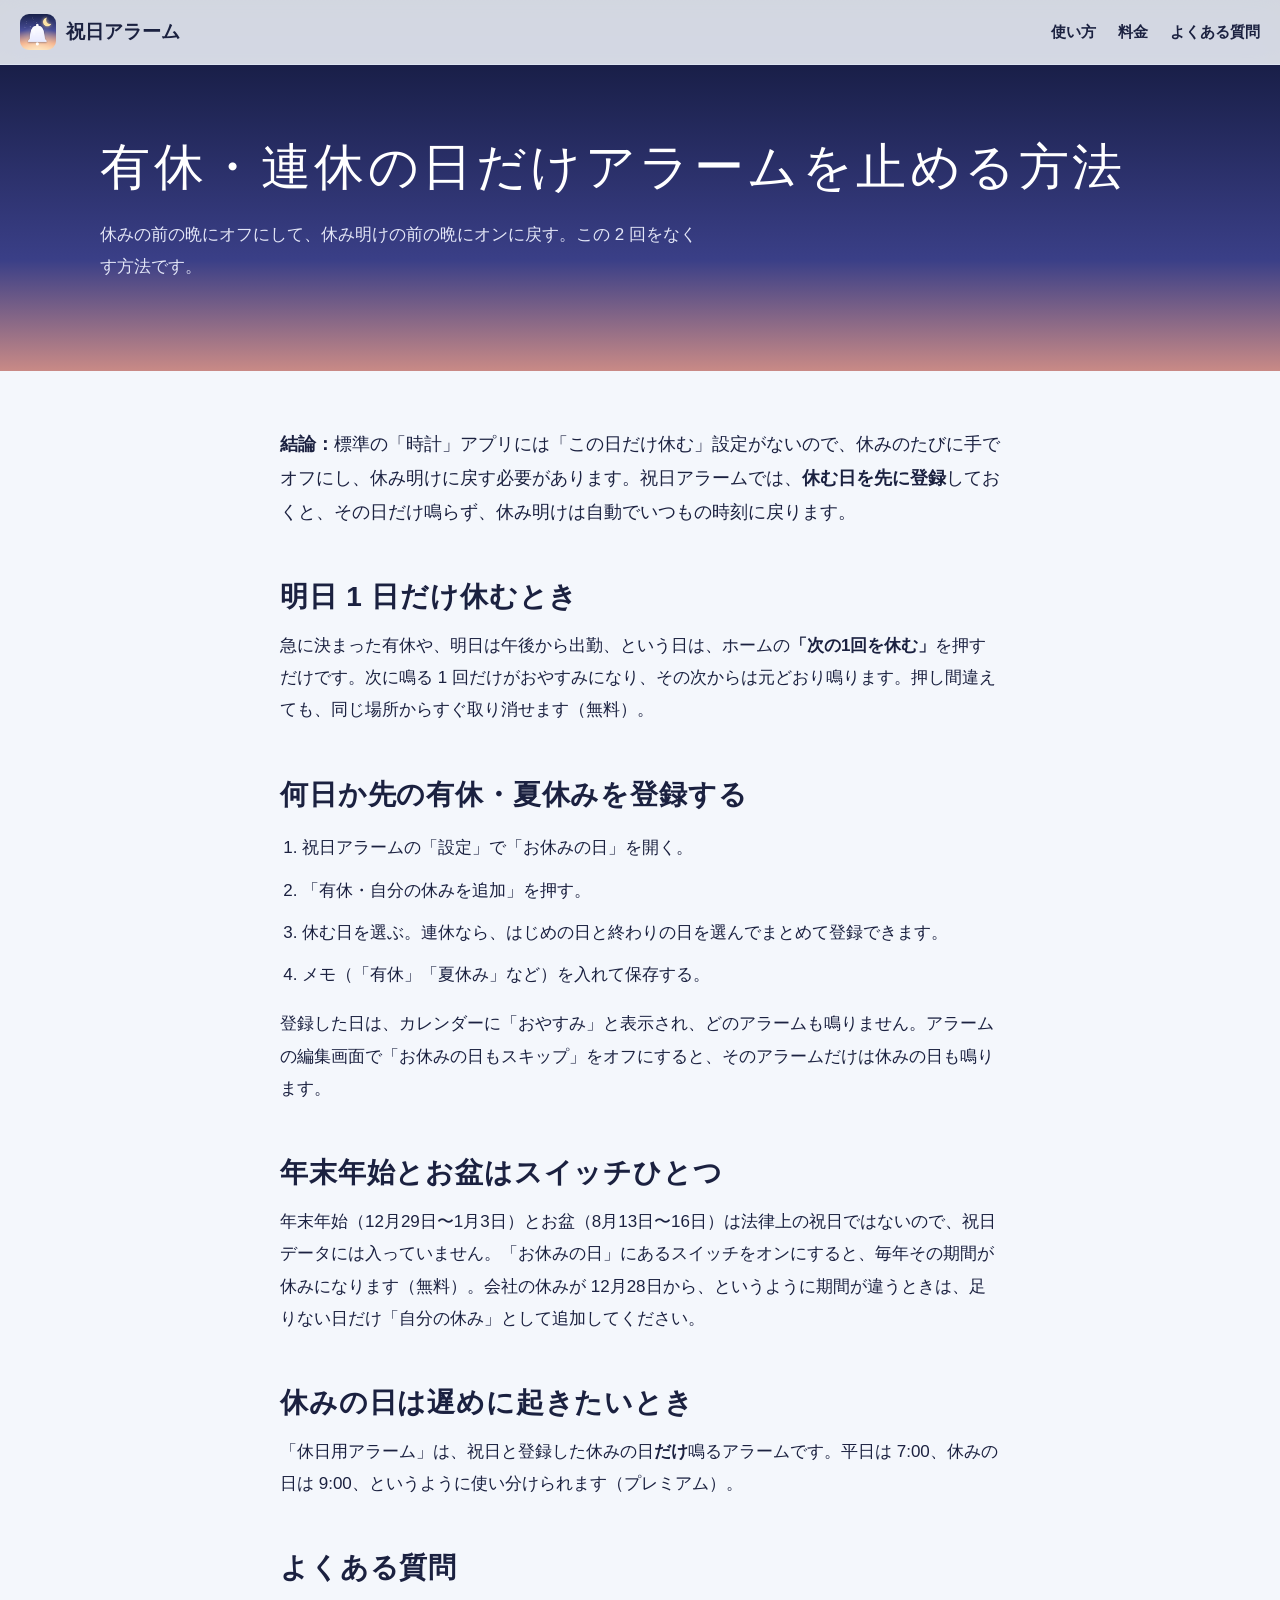
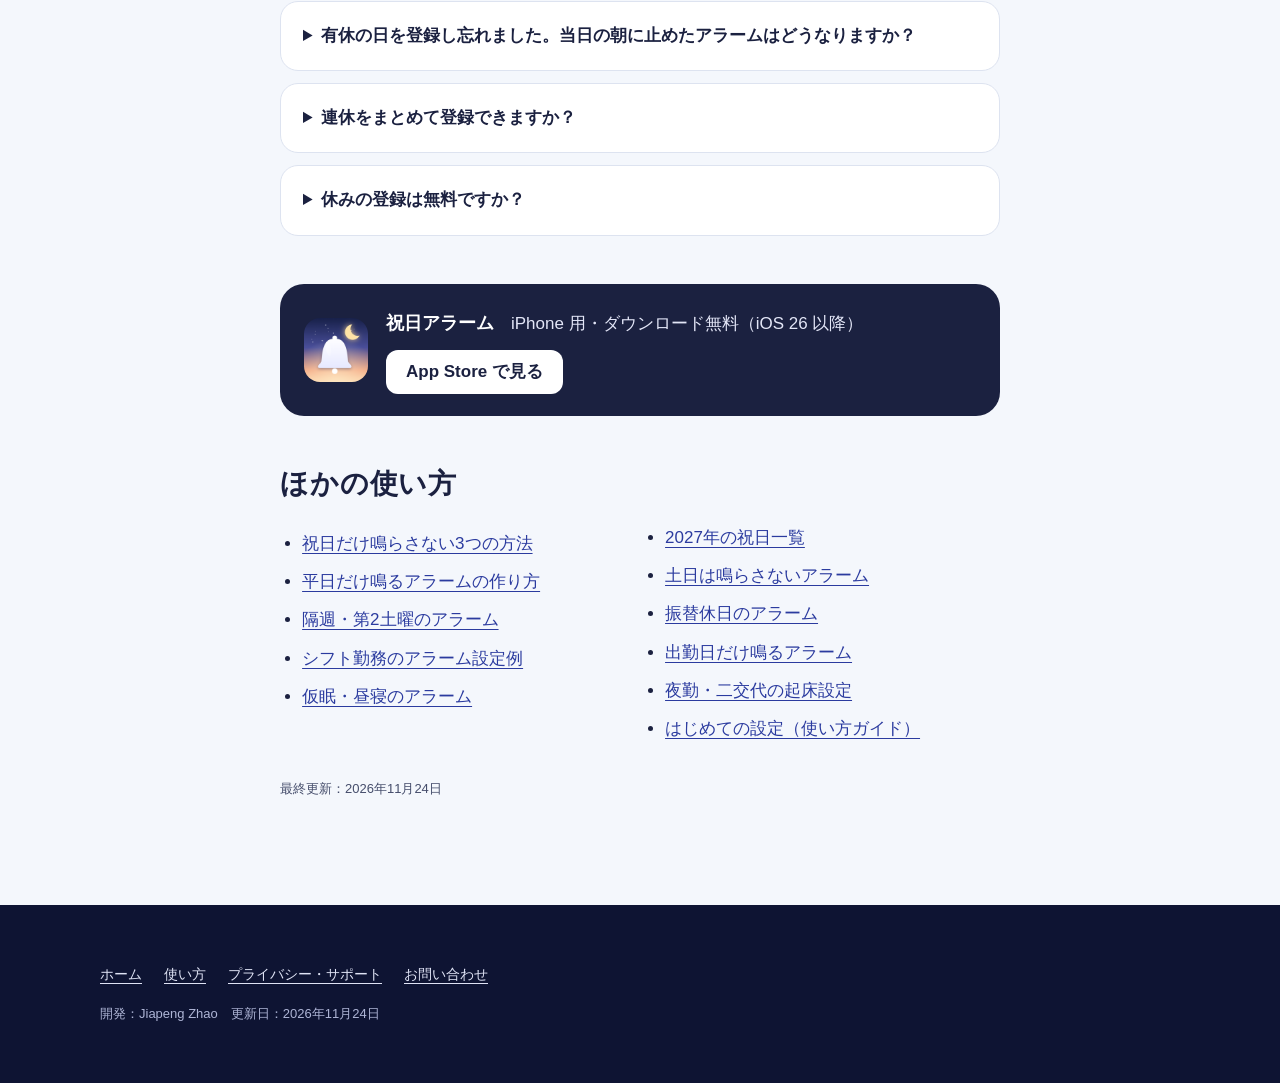
<file: paid-leave.html>
<!doctype html>
<html lang="ja">
<head>
<meta charset="utf-8">
<meta name="viewport" content="width=device-width, initial-scale=1, viewport-fit=cover">
<title>有休・連休の日だけアラームを止める方法｜iPhone で休みを先に登録する</title>
<meta name="description" content="有給休暇や夏休み、年末年始の連休だけ、iPhone のアラームを鳴らさない方法。前の晩にオフにする方法と、休みの日を先に登録しておく方法を比べました。休み明けの戻し忘れも防げます。">
<link rel="canonical" href="https://zhao73.github.io/holidayalarm-support/paid-leave.html">
<meta name="theme-color" content="#0e1433">
<meta property="og:type" content="article">
<meta property="og:title" content="有休・連休の日だけアラームを止める方法｜iPhone で休みを先に登録する">
<meta property="og:description" content="有給休暇や夏休み、年末年始の連休だけ、iPhone のアラームを鳴らさない方法。前の晩にオフにする方法と、休みの日を先に登録しておく方法を比べました。休み明けの戻し忘れも防げます。">
<meta property="og:url" content="https://zhao73.github.io/holidayalarm-support/paid-leave.html">
<meta property="og:image" content="https://zhao73.github.io/holidayalarm-support/assets/og.png">
<meta property="og:image:width" content="1200">
<meta property="og:image:height" content="630">
<meta name="twitter:card" content="summary_large_image">
<link rel="icon" href="assets/icon-64.png" sizes="64x64">
<link rel="apple-touch-icon" href="assets/icon-180.png">
<link rel="stylesheet" href="style.css">
<script type="application/ld+json">[{"@context": "https://schema.org", "@type": "Article", "headline": "有休・連休の日だけアラームを止める方法｜iPhone で休みを先に登録する", "description": "有給休暇や夏休み、年末年始の連休だけ、iPhone のアラームを鳴らさない方法。前の晩にオフにする方法と、休みの日を先に登録しておく方法を比べました。休み明けの戻し忘れも防げます。", "inLanguage": "ja", "dateModified": "2026-11-24", "mainEntityOfPage": "https://zhao73.github.io/holidayalarm-support/paid-leave.html", "author": {"@type": "Person", "name": "Jiapeng Zhao"}, "publisher": {"@type": "Organization", "name": "祝日アラーム", "logo": {"@type": "ImageObject", "url": "https://zhao73.github.io/holidayalarm-support/assets/icon-512.png"}}, "image": "https://zhao73.github.io/holidayalarm-support/assets/og.png"}, {"@context": "https://schema.org", "@type": "FAQPage", "mainEntity": [{"@type": "Question", "name": "有休の日を登録し忘れました。当日の朝に止めたアラームはどうなりますか？", "acceptedAnswer": {"@type": "Answer", "text": "その日のアラームを止めるだけで、次の出勤日はいつもどおり鳴ります。前の晩に気づいたときは、ホームの「次の1回を休む」を使ってください。"}}, {"@type": "Question", "name": "連休をまとめて登録できますか？", "acceptedAnswer": {"@type": "Answer", "text": "できます。はじめの日と終わりの日を選ぶと、その間の日がすべて休みになります。"}}, {"@type": "Question", "name": "休みの登録は無料ですか？", "acceptedAnswer": {"@type": "Answer", "text": "年末年始・お盆のスイッチと「次の1回を休む」は無料です。日付を指定した有休・自分の休みの登録はプレミアム（買い切り）です。"}}]}]</script>
</head>
<body>
<a class="skip" href="#main">本文へ移動</a>
<header class="site-header" id="header">
  <a class="brand" href="./"><img src="assets/icon-64.png" width="36" height="36" alt="">祝日アラーム</a>
  <nav aria-label="メイン"><a href="guide.html">使い方</a><a class="wide" href="./#price">料金</a><a href="./#faq">よくある質問</a></nav>
</header>
<main id="main">
  <div class="page-top"><div class="wrap">
    <h1><span class="nb">有休・連休の日だけ</span><span class="nb">アラームを止める方法</span></h1>
    <p>休みの前の晩にオフにして、休み明けの前の晩にオンに戻す。この 2 回をなくす方法です。</p>
  </div></div>
  <div class="doc">
    <p><b>結論：</b>標準の「時計」アプリには「この日だけ休む」設定がないので、休みのたびに手でオフにし、休み明けに戻す必要があります。祝日アラームでは、<b>休む日を先に登録</b>しておくと、その日だけ鳴らず、休み明けは自動でいつもの時刻に戻ります。</p>

    <h2>明日 1 日だけ休むとき</h2>
    <p>急に決まった有休や、明日は午後から出勤、という日は、ホームの<b>「次の1回を休む」</b>を押すだけです。次に鳴る 1 回だけがおやすみになり、その次からは元どおり鳴ります。押し間違えても、同じ場所からすぐ取り消せます（無料）。</p>

    <h2>何日か先の有休・夏休みを登録する</h2>
    <ol>
      <li>祝日アラームの「設定」で「お休みの日」を開く。</li>
      <li>「有休・自分の休みを追加」を押す。</li>
      <li>休む日を選ぶ。連休なら、はじめの日と終わりの日を選んでまとめて登録できます。</li>
      <li>メモ（「有休」「夏休み」など）を入れて保存する。</li>
    </ol>
    <p>登録した日は、カレンダーに「おやすみ」と表示され、どのアラームも鳴りません。アラームの編集画面で「お休みの日もスキップ」をオフにすると、そのアラームだけは休みの日も鳴ります。</p>

    <h2>年末年始とお盆はスイッチひとつ</h2>
    <p>年末年始（12月29日〜1月3日）とお盆（8月13日〜16日）は法律上の祝日ではないので、祝日データには入っていません。「お休みの日」にあるスイッチをオンにすると、毎年その期間が休みになります（無料）。会社の休みが 12月28日から、というように期間が違うときは、足りない日だけ「自分の休み」として追加してください。</p>

    <h2>休みの日は遅めに起きたいとき</h2>
    <p>「休日用アラーム」は、祝日と登録した休みの日<b>だけ</b>鳴るアラームです。平日は 7:00、休みの日は 9:00、というように使い分けられます（プレミアム）。</p>
<h2>よくある質問</h2>
<details><summary>有休の日を登録し忘れました。当日の朝に止めたアラームはどうなりますか？</summary><p>その日のアラームを止めるだけで、次の出勤日はいつもどおり鳴ります。前の晩に気づいたときは、ホームの「次の1回を休む」を使ってください。</p></details>
<details><summary>連休をまとめて登録できますか？</summary><p>できます。はじめの日と終わりの日を選ぶと、その間の日がすべて休みになります。</p></details>
<details><summary>休みの登録は無料ですか？</summary><p>年末年始・お盆のスイッチと「次の1回を休む」は無料です。日付を指定した有休・自分の休みの登録はプレミアム（買い切り）です。</p></details>
    <div class="get">
      <img src="assets/icon-180.png" width="64" height="64" alt="">
      <div>
        <p><b>祝日アラーム</b>　iPhone 用・ダウンロード無料（iOS 26 以降）</p>
        <a class="store-link" href="https://apps.apple.com/jp/app/id6788308440">App Store で見る</a>
      </div>
    </div>
    <h2>ほかの使い方</h2>
    <ul class="more"><li><a href="iphone-holiday-alarm.html">祝日だけ鳴らさない3つの方法</a></li><li><a href="weekday-only.html">平日だけ鳴るアラームの作り方</a></li><li><a href="biweekly.html">隔週・第2土曜のアラーム</a></li><li><a href="shift.html">シフト勤務のアラーム設定例</a></li><li><a href="nap.html">仮眠・昼寝のアラーム</a></li><li><a href="holidays-2027.html">2027年の祝日一覧</a></li><li><a href="weekend-off.html">土日は鳴らさないアラーム</a></li><li><a href="furikae-kyujitsu.html">振替休日のアラーム</a></li><li><a href="workday-only.html">出勤日だけ鳴るアラーム</a></li><li><a href="night-shift.html">夜勤・二交代の起床設定</a></li><li><a href="guide.html">はじめての設定（使い方ガイド）</a></li></ul>
    <p class="updated">最終更新：2026年11月24日</p>
  </div>
</main>
<footer class="site-footer">
  <div class="wrap footer-inner" style="padding-top:56px">
    <div class="footer-links" style="margin-top:0">
      <a href="./">ホーム</a><a href="guide.html">使い方</a><a href="privacy.html">プライバシー・サポート</a><a href="mailto:qwe911291860@gmail.com">お問い合わせ</a>
    </div>
    <p class="footer-meta">開発：Jiapeng Zhao　更新日：2026年11月24日</p>
  </div>
</footer>
<script>document.getElementById("header").classList.add("solid");</script>
</body>
</html>
</file>
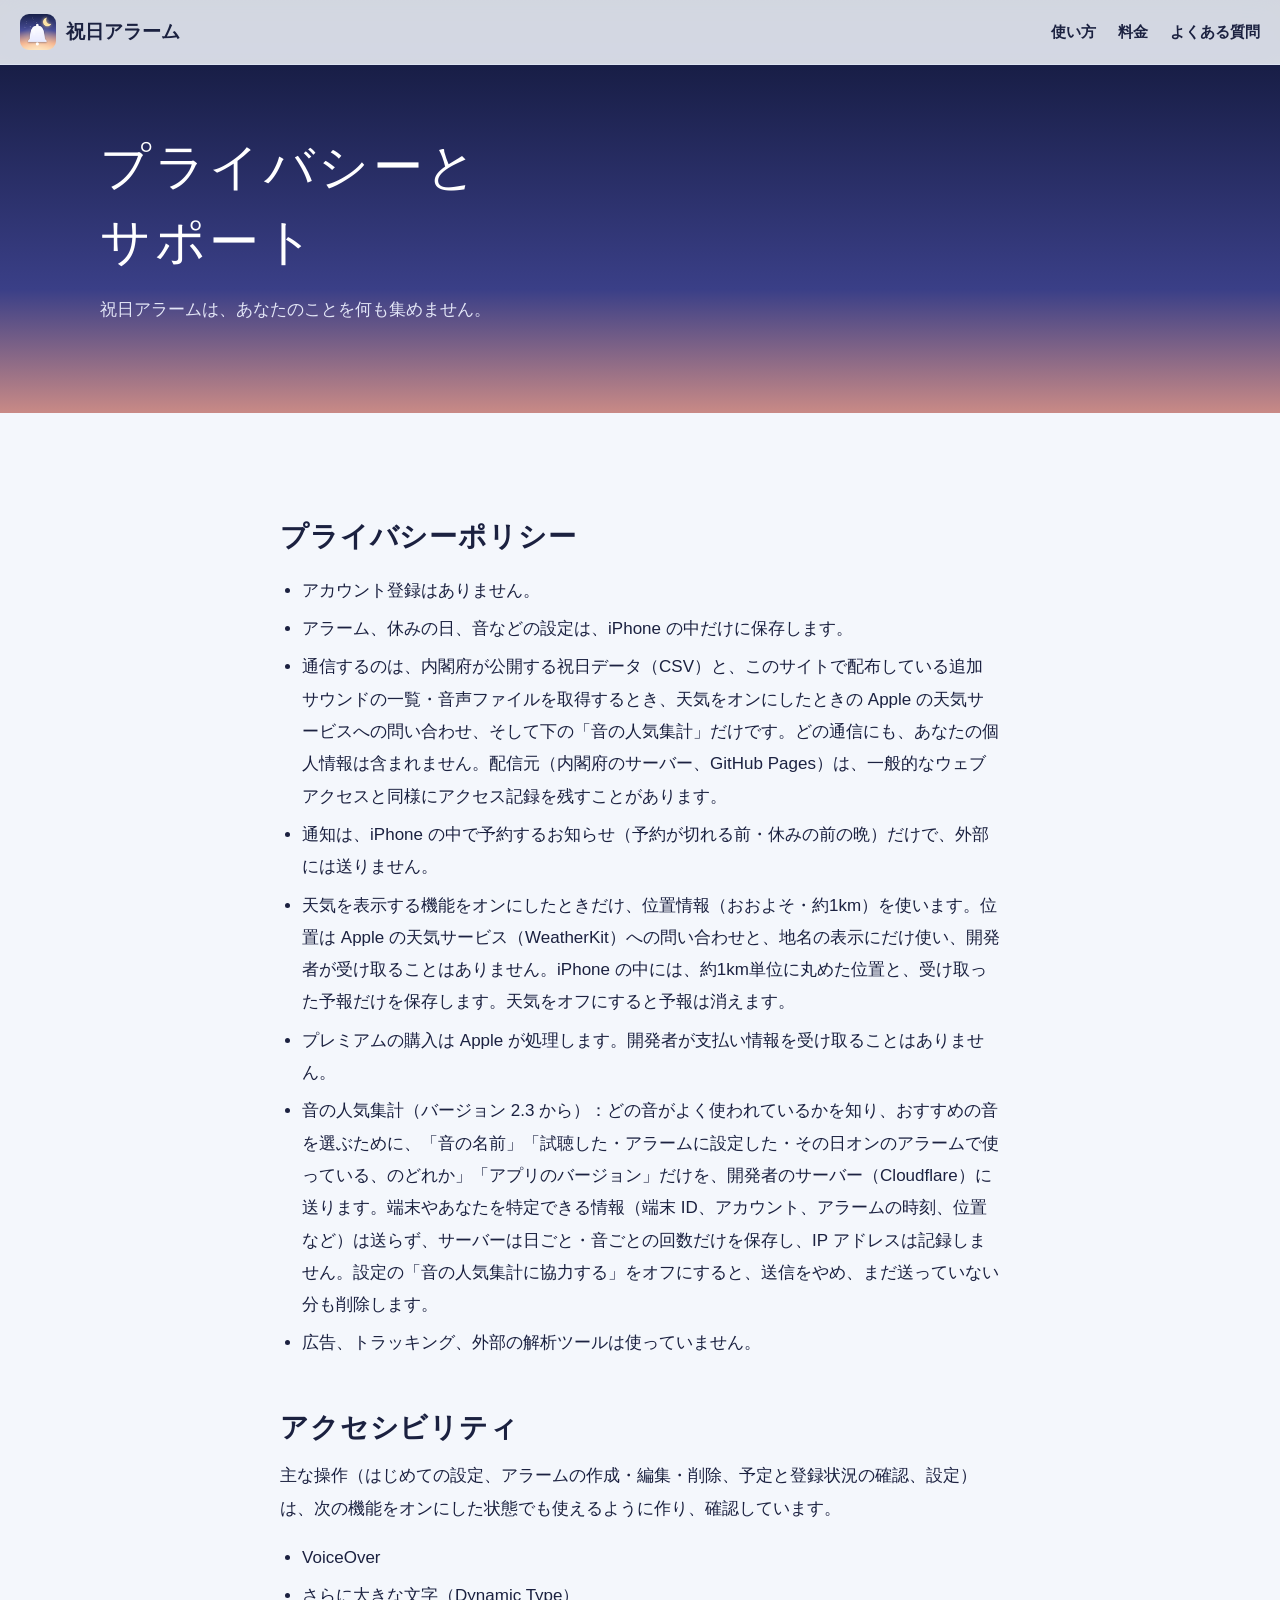
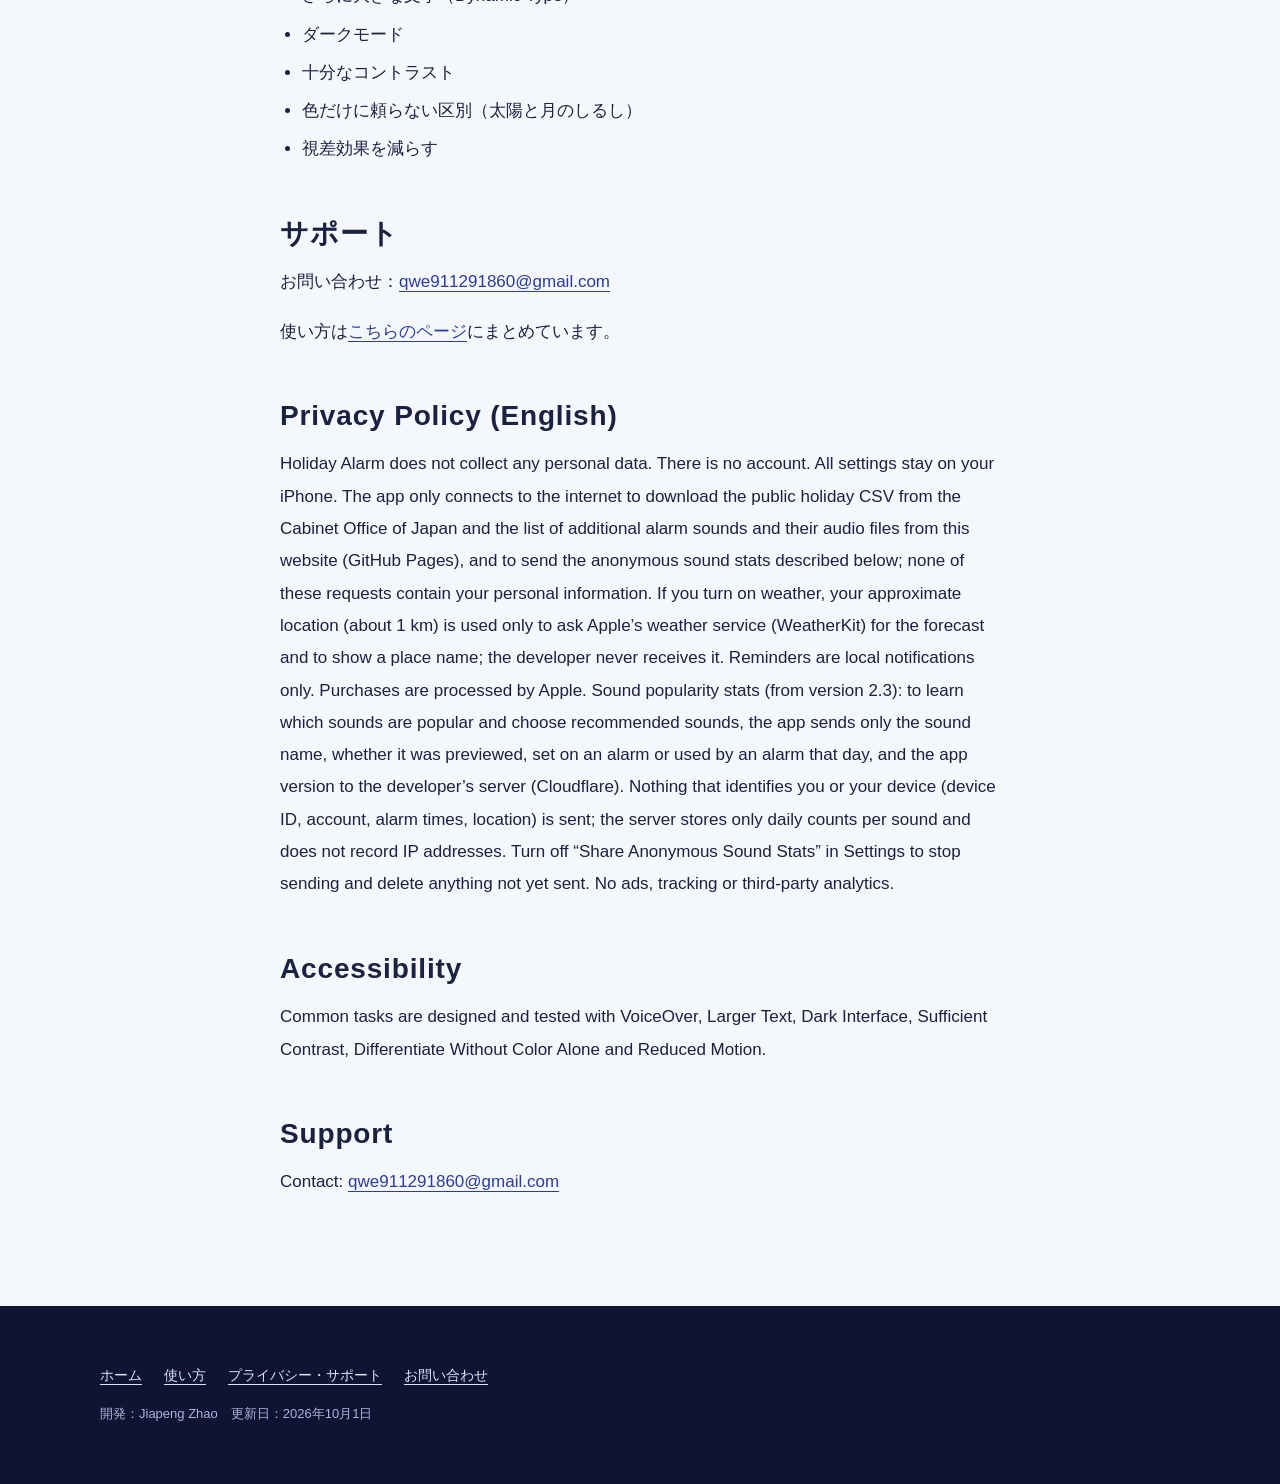
<file: privacy.html>
<!doctype html>
<html lang="ja">
<head>
<meta charset="utf-8">
<meta name="viewport" content="width=device-width, initial-scale=1, viewport-fit=cover">
<title>プライバシーポリシー・サポート｜祝日アラーム</title>
<meta name="description" content="祝日アラームは個人データを集めません。通信は祝日データと追加サウンドの取得だけです。アクセシビリティとお問い合わせ先。">
<link rel="canonical" href="https://zhao73.github.io/holidayalarm-support/privacy.html">
<meta name="theme-color" content="#0e1433">
<meta property="og:type" content="article">
<meta property="og:title" content="プライバシーポリシー・サポート｜祝日アラーム">
<meta property="og:description" content="祝日アラームは個人データを集めません。通信は祝日データと追加サウンドの取得だけです。アクセシビリティとお問い合わせ先。">
<meta property="og:image" content="https://zhao73.github.io/holidayalarm-support/assets/og.png">
<link rel="icon" href="assets/icon-64.png" sizes="64x64">
<link rel="apple-touch-icon" href="assets/icon-180.png">
<link rel="stylesheet" href="style.css">
</head>
<body>
<a class="skip" href="#main">本文へ移動</a>
<header class="site-header" id="header">
  <a class="brand" href="./"><img src="assets/icon-64.png" width="36" height="36" alt="">祝日アラーム</a>
  <nav aria-label="メイン"><a href="guide.html">使い方</a><a class="wide" href="./#price">料金</a><a href="./#faq">よくある質問</a></nav>
</header>
<main id="main">
  <div class="page-top"><div class="wrap">
    <h1>プライバシーと<br>サポート</h1>
    <p>祝日アラームは、あなたのことを何も集めません。</p>
  </div></div>
  <div class="doc">
    <h2>プライバシーポリシー</h2>
    <ul>
      <li>アカウント登録はありません。</li>
      <li>アラーム、休みの日、音などの設定は、iPhone の中だけに保存します。</li>
      <li>通信するのは、内閣府が公開する祝日データ（CSV）と、このサイトで配布している追加サウンドの一覧・音声ファイルを取得するとき、天気をオンにしたときの Apple の天気サービスへの問い合わせ、そして下の「音の人気集計」だけです。どの通信にも、あなたの個人情報は含まれません。配信元（内閣府のサーバー、GitHub Pages）は、一般的なウェブアクセスと同様にアクセス記録を残すことがあります。</li>
      <li>通知は、iPhone の中で予約するお知らせ（予約が切れる前・休みの前の晩）だけで、外部には送りません。</li>
      <li>天気を表示する機能をオンにしたときだけ、位置情報（おおよそ・約1km）を使います。位置は Apple の天気サービス（WeatherKit）への問い合わせと、地名の表示にだけ使い、開発者が受け取ることはありません。iPhone の中には、約1km単位に丸めた位置と、受け取った予報だけを保存します。天気をオフにすると予報は消えます。</li>
      <li>プレミアムの購入は Apple が処理します。開発者が支払い情報を受け取ることはありません。</li>
      <li>音の人気集計（バージョン 2.3 から）：どの音がよく使われているかを知り、おすすめの音を選ぶために、「音の名前」「試聴した・アラームに設定した・その日オンのアラームで使っている、のどれか」「アプリのバージョン」だけを、開発者のサーバー（Cloudflare）に送ります。端末やあなたを特定できる情報（端末 ID、アカウント、アラームの時刻、位置など）は送らず、サーバーは日ごと・音ごとの回数だけを保存し、IP アドレスは記録しません。設定の「音の人気集計に協力する」をオフにすると、送信をやめ、まだ送っていない分も削除します。</li>
      <li>広告、トラッキング、外部の解析ツールは使っていません。</li>
    </ul>

    <h2>アクセシビリティ</h2>
    <p>主な操作（はじめての設定、アラームの作成・編集・削除、予定と登録状況の確認、設定）は、次の機能をオンにした状態でも使えるように作り、確認しています。</p>
    <ul>
      <li>VoiceOver</li>
      <li>さらに大きな文字（Dynamic Type）</li>
      <li>ダークモード</li>
      <li>十分なコントラスト</li>
      <li>色だけに頼らない区別（太陽と月のしるし）</li>
      <li>視差効果を減らす</li>
    </ul>

    <h2>サポート</h2>
    <p>お問い合わせ：<a href="mailto:qwe911291860@gmail.com">qwe911291860@gmail.com</a></p>
    <p>使い方は<a href="guide.html">こちらのページ</a>にまとめています。</p>

    <div lang="en" id="en">
      <h2>Privacy Policy (English)</h2>
      <p>Holiday Alarm does not collect any personal data. There is no account. All settings stay on your iPhone. The app only connects to the internet to download the public holiday CSV from the Cabinet Office of Japan and the list of additional alarm sounds and their audio files from this website (GitHub Pages), and to send the anonymous sound stats described below; none of these requests contain your personal information. If you turn on weather, your approximate location (about 1 km) is used only to ask Apple’s weather service (WeatherKit) for the forecast and to show a place name; the developer never receives it. Reminders are local notifications only. Purchases are processed by Apple. Sound popularity stats (from version 2.3): to learn which sounds are popular and choose recommended sounds, the app sends only the sound name, whether it was previewed, set on an alarm or used by an alarm that day, and the app version to the developer’s server (Cloudflare). Nothing that identifies you or your device (device ID, account, alarm times, location) is sent; the server stores only daily counts per sound and does not record IP addresses. Turn off “Share Anonymous Sound Stats” in Settings to stop sending and delete anything not yet sent. No ads, tracking or third-party analytics.</p>
      <h2>Accessibility</h2>
      <p>Common tasks are designed and tested with VoiceOver, Larger Text, Dark Interface, Sufficient Contrast, Differentiate Without Color Alone and Reduced Motion.</p>
      <h2>Support</h2>
      <p>Contact: <a href="mailto:qwe911291860@gmail.com">qwe911291860@gmail.com</a></p>
    </div>
  </div>
</main>
<footer class="site-footer">
  <div class="wrap footer-inner" style="padding-top:56px">
    <div class="footer-links" style="margin-top:0">
      <a href="./">ホーム</a><a href="guide.html">使い方</a><a href="privacy.html">プライバシー・サポート</a><a href="mailto:qwe911291860@gmail.com">お問い合わせ</a>
    </div>
    <p class="footer-meta">開発：Jiapeng Zhao　更新日：2026年10月1日</p>
  </div>
</footer>
<script>
  // ヘッダーは読み物ページでは最初から白地
  document.getElementById("header").classList.add("solid");
</script>
</body>
</html>
</file>
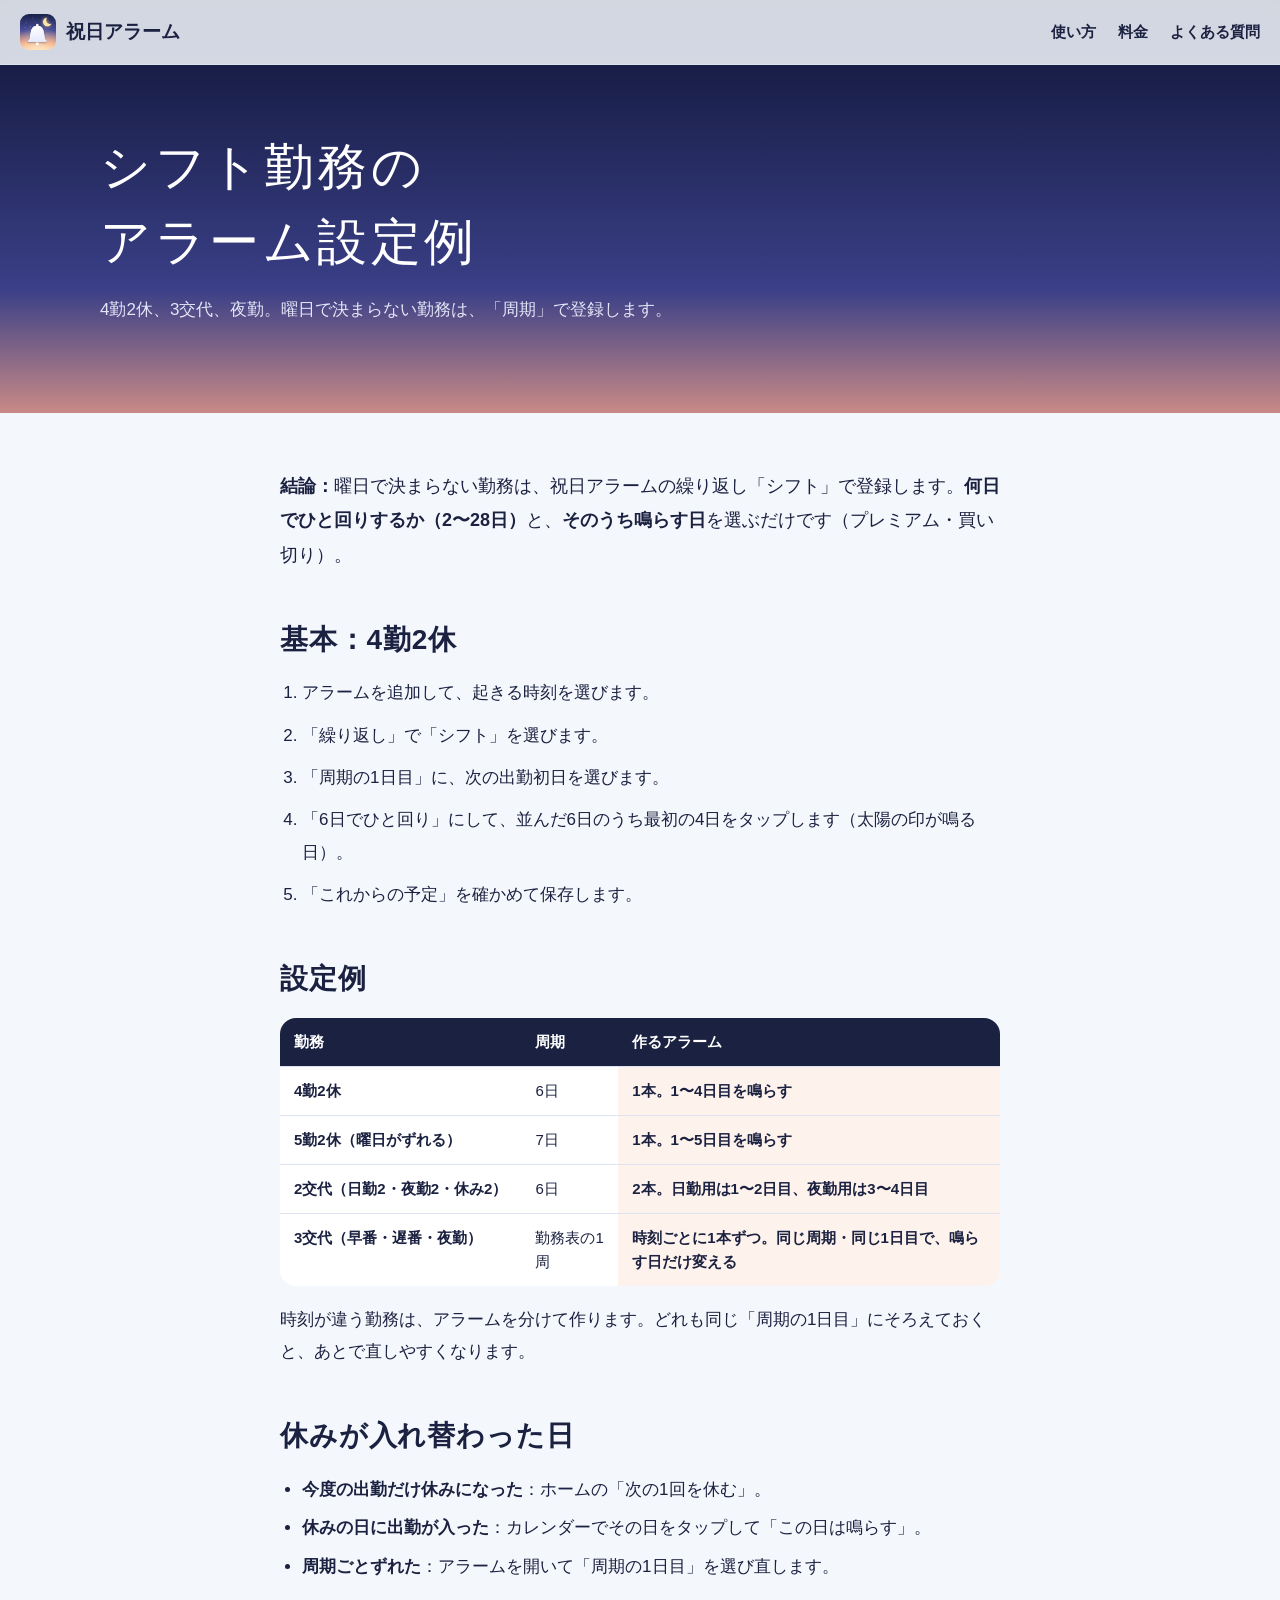
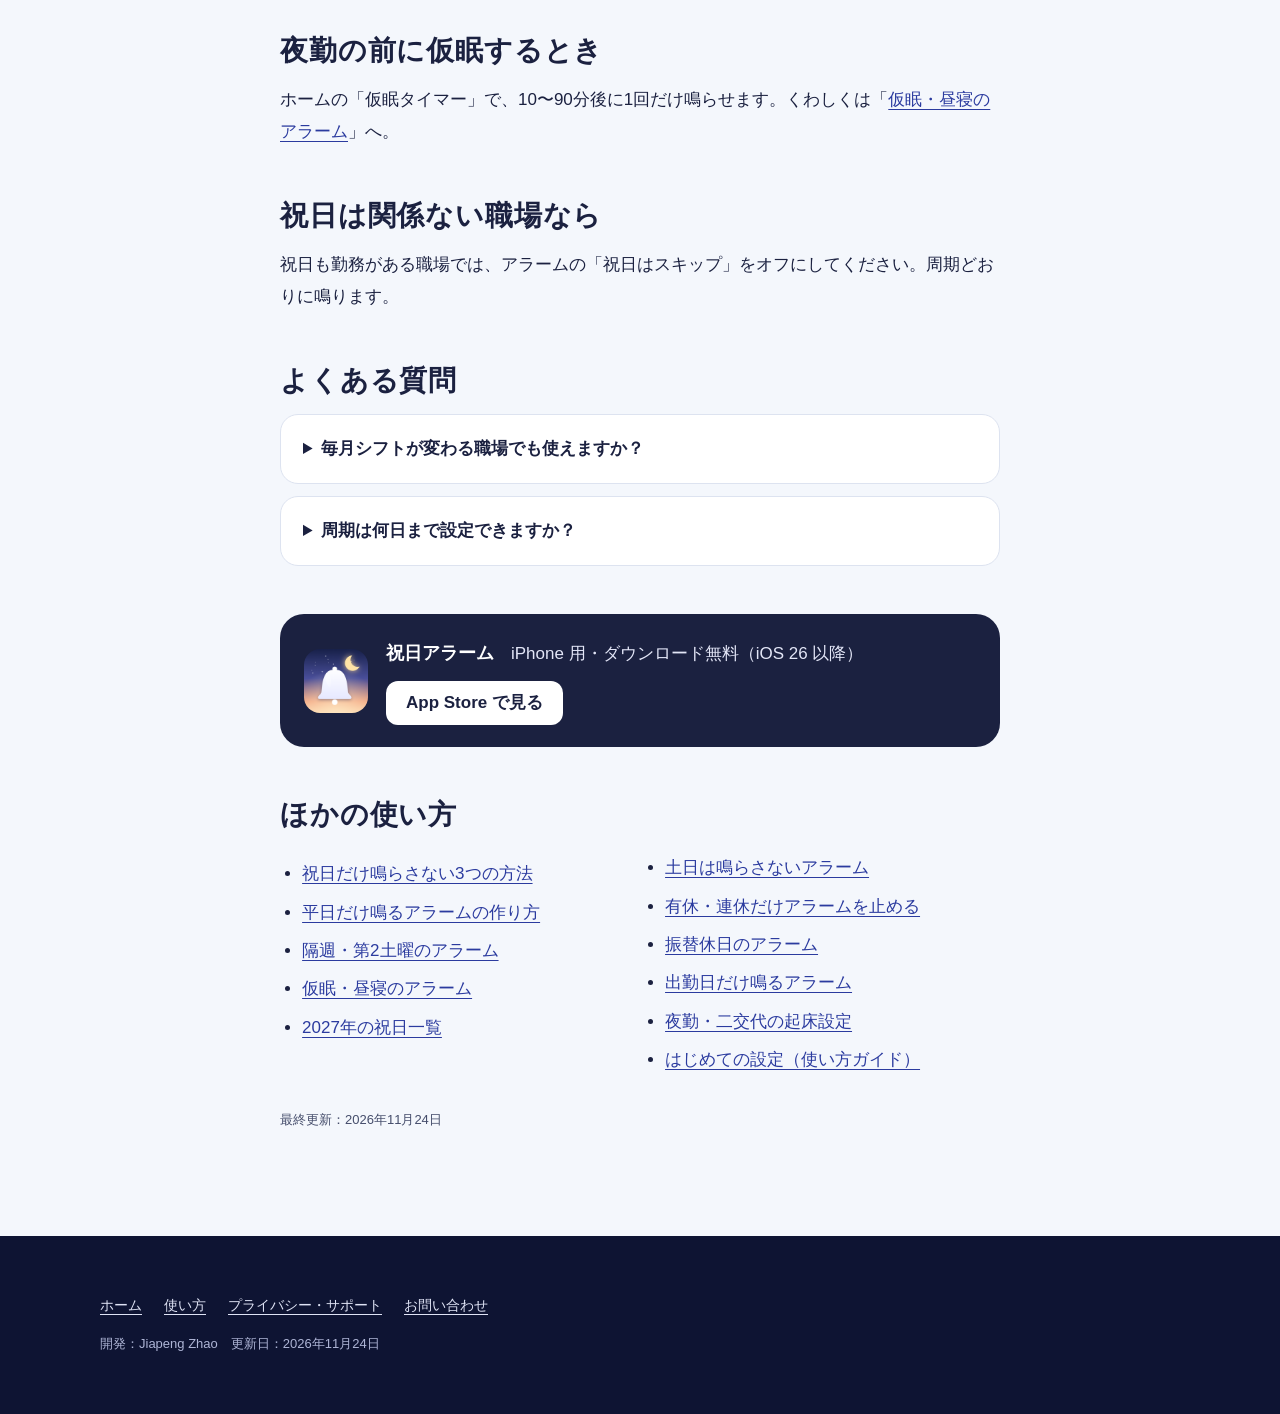
<file: shift.html>
<!doctype html>
<html lang="ja">
<head>
<meta charset="utf-8">
<meta name="viewport" content="width=device-width, initial-scale=1, viewport-fit=cover">
<title>シフト勤務のアラーム設定例｜4勤2休・3交代・夜勤（iPhone）</title>
<meta name="description" content="曜日で決まらないシフト勤務のアラームを、周期で登録する方法。4勤2休、2交代・3交代、夜勤明けの設定例と、休みが入れ替わった日の直し方。">
<link rel="canonical" href="https://zhao73.github.io/holidayalarm-support/shift.html">
<meta name="theme-color" content="#0e1433">
<meta property="og:type" content="article">
<meta property="og:title" content="シフト勤務のアラーム設定例｜4勤2休・3交代・夜勤（iPhone）">
<meta property="og:description" content="曜日で決まらないシフト勤務のアラームを、周期で登録する方法。4勤2休、2交代・3交代、夜勤明けの設定例と、休みが入れ替わった日の直し方。">
<meta property="og:url" content="https://zhao73.github.io/holidayalarm-support/shift.html">
<meta property="og:image" content="https://zhao73.github.io/holidayalarm-support/assets/og.png">
<meta property="og:image:width" content="1200">
<meta property="og:image:height" content="630">
<meta name="twitter:card" content="summary_large_image">
<link rel="icon" href="assets/icon-64.png" sizes="64x64">
<link rel="apple-touch-icon" href="assets/icon-180.png">
<link rel="stylesheet" href="style.css">
<script type="application/ld+json">[{"@context": "https://schema.org", "@type": "Article", "headline": "シフト勤務のアラーム設定例｜4勤2休・3交代・夜勤（iPhone）", "description": "曜日で決まらないシフト勤務のアラームを、周期で登録する方法。4勤2休、2交代・3交代、夜勤明けの設定例と、休みが入れ替わった日の直し方。", "inLanguage": "ja", "dateModified": "2026-11-24", "mainEntityOfPage": "https://zhao73.github.io/holidayalarm-support/shift.html", "author": {"@type": "Person", "name": "Jiapeng Zhao"}, "publisher": {"@type": "Organization", "name": "祝日アラーム", "logo": {"@type": "ImageObject", "url": "https://zhao73.github.io/holidayalarm-support/assets/icon-512.png"}}, "image": "https://zhao73.github.io/holidayalarm-support/assets/og.png"}, {"@context": "https://schema.org", "@type": "FAQPage", "mainEntity": [{"@type": "Question", "name": "毎月シフトが変わる職場でも使えますか？", "acceptedAnswer": {"@type": "Answer", "text": "周期がない勤務表には向きません。決まった周期がある勤務（4勤2休など）か、曜日で決まる勤務に向いています。変則の日は「この日は鳴らす」「次の1回を休む」で直せます。"}}, {"@type": "Question", "name": "周期は何日まで設定できますか？", "acceptedAnswer": {"@type": "Answer", "text": "2日から28日までです。"}}]}]</script>
</head>
<body>
<a class="skip" href="#main">本文へ移動</a>
<header class="site-header" id="header">
  <a class="brand" href="./"><img src="assets/icon-64.png" width="36" height="36" alt="">祝日アラーム</a>
  <nav aria-label="メイン"><a href="guide.html">使い方</a><a class="wide" href="./#price">料金</a><a href="./#faq">よくある質問</a></nav>
</header>
<main id="main">
  <div class="page-top"><div class="wrap">
    <h1>シフト勤務の<br>アラーム設定例</h1>
    <p>4勤2休、3交代、夜勤。曜日で決まらない勤務は、「周期」で登録します。</p>
  </div></div>
  <div class="doc">
    <p><b>結論：</b>曜日で決まらない勤務は、祝日アラームの繰り返し「シフト」で登録します。<b>何日でひと回りするか（2〜28日）</b>と、<b>そのうち鳴らす日</b>を選ぶだけです（プレミアム・買い切り）。</p>

    <h2>基本：4勤2休</h2>
    <ol>
      <li>アラームを追加して、起きる時刻を選びます。</li>
      <li>「繰り返し」で「シフト」を選びます。</li>
      <li>「周期の1日目」に、次の出勤初日を選びます。</li>
      <li>「6日でひと回り」にして、並んだ6日のうち最初の4日をタップします（太陽の印が鳴る日）。</li>
      <li>「これからの予定」を確かめて保存します。</li>
    </ol>

    <h2>設定例</h2>
    <div class="table-wrap"><table class="compare">
      <thead><tr><th scope="col">勤務</th><th scope="col">周期</th><th scope="col">作るアラーム</th></tr></thead>
      <tbody>
        <tr><th scope="row">4勤2休</th><td data-label="周期">6日</td><td data-label="作るアラーム">1本。1〜4日目を鳴らす</td></tr>
        <tr><th scope="row">5勤2休（曜日がずれる）</th><td data-label="周期">7日</td><td data-label="作るアラーム">1本。1〜5日目を鳴らす</td></tr>
        <tr><th scope="row">2交代（日勤2・夜勤2・休み2）</th><td data-label="周期">6日</td><td data-label="作るアラーム">2本。日勤用は1〜2日目、夜勤用は3〜4日目</td></tr>
        <tr><th scope="row">3交代（早番・遅番・夜勤）</th><td data-label="周期">勤務表の1周</td><td data-label="作るアラーム">時刻ごとに1本ずつ。同じ周期・同じ1日目で、鳴らす日だけ変える</td></tr>
      </tbody>
    </table></div>
    <p>時刻が違う勤務は、アラームを分けて作ります。どれも同じ「周期の1日目」にそろえておくと、あとで直しやすくなります。</p>

    <h2>休みが入れ替わった日</h2>
    <ul>
      <li><b>今度の出勤だけ休みになった</b>：ホームの「次の1回を休む」。</li>
      <li><b>休みの日に出勤が入った</b>：カレンダーでその日をタップして「この日は鳴らす」。</li>
      <li><b>周期ごとずれた</b>：アラームを開いて「周期の1日目」を選び直します。</li>
    </ul>

    <h2>夜勤の前に仮眠するとき</h2>
    <p>ホームの「仮眠タイマー」で、10〜90分後に1回だけ鳴らせます。くわしくは「<a href="nap.html">仮眠・昼寝のアラーム</a>」へ。</p>

    <h2>祝日は関係ない職場なら</h2>
    <p>祝日も勤務がある職場では、アラームの「祝日はスキップ」をオフにしてください。周期どおりに鳴ります。</p>
<h2>よくある質問</h2>
<details><summary>毎月シフトが変わる職場でも使えますか？</summary><p>周期がない勤務表には向きません。決まった周期がある勤務（4勤2休など）か、曜日で決まる勤務に向いています。変則の日は「この日は鳴らす」「次の1回を休む」で直せます。</p></details>
<details><summary>周期は何日まで設定できますか？</summary><p>2日から28日までです。</p></details>
    <div class="get">
      <img src="assets/icon-180.png" width="64" height="64" alt="">
      <div>
        <p><b>祝日アラーム</b>　iPhone 用・ダウンロード無料（iOS 26 以降）</p>
        <a class="store-link" href="https://apps.apple.com/jp/app/id6788308440">App Store で見る</a>
      </div>
    </div>
    <h2>ほかの使い方</h2>
    <ul class="more"><li><a href="iphone-holiday-alarm.html">祝日だけ鳴らさない3つの方法</a></li><li><a href="weekday-only.html">平日だけ鳴るアラームの作り方</a></li><li><a href="biweekly.html">隔週・第2土曜のアラーム</a></li><li><a href="nap.html">仮眠・昼寝のアラーム</a></li><li><a href="holidays-2027.html">2027年の祝日一覧</a></li><li><a href="weekend-off.html">土日は鳴らさないアラーム</a></li><li><a href="paid-leave.html">有休・連休だけアラームを止める</a></li><li><a href="furikae-kyujitsu.html">振替休日のアラーム</a></li><li><a href="workday-only.html">出勤日だけ鳴るアラーム</a></li><li><a href="night-shift.html">夜勤・二交代の起床設定</a></li><li><a href="guide.html">はじめての設定（使い方ガイド）</a></li></ul>
    <p class="updated">最終更新：2026年11月24日</p>
  </div>
</main>
<footer class="site-footer">
  <div class="wrap footer-inner" style="padding-top:56px">
    <div class="footer-links" style="margin-top:0">
      <a href="./">ホーム</a><a href="guide.html">使い方</a><a href="privacy.html">プライバシー・サポート</a><a href="mailto:qwe911291860@gmail.com">お問い合わせ</a>
    </div>
    <p class="footer-meta">開発：Jiapeng Zhao　更新日：2026年11月24日</p>
  </div>
</footer>
<script>document.getElementById("header").classList.add("solid");</script>
</body>
</html>
</file>
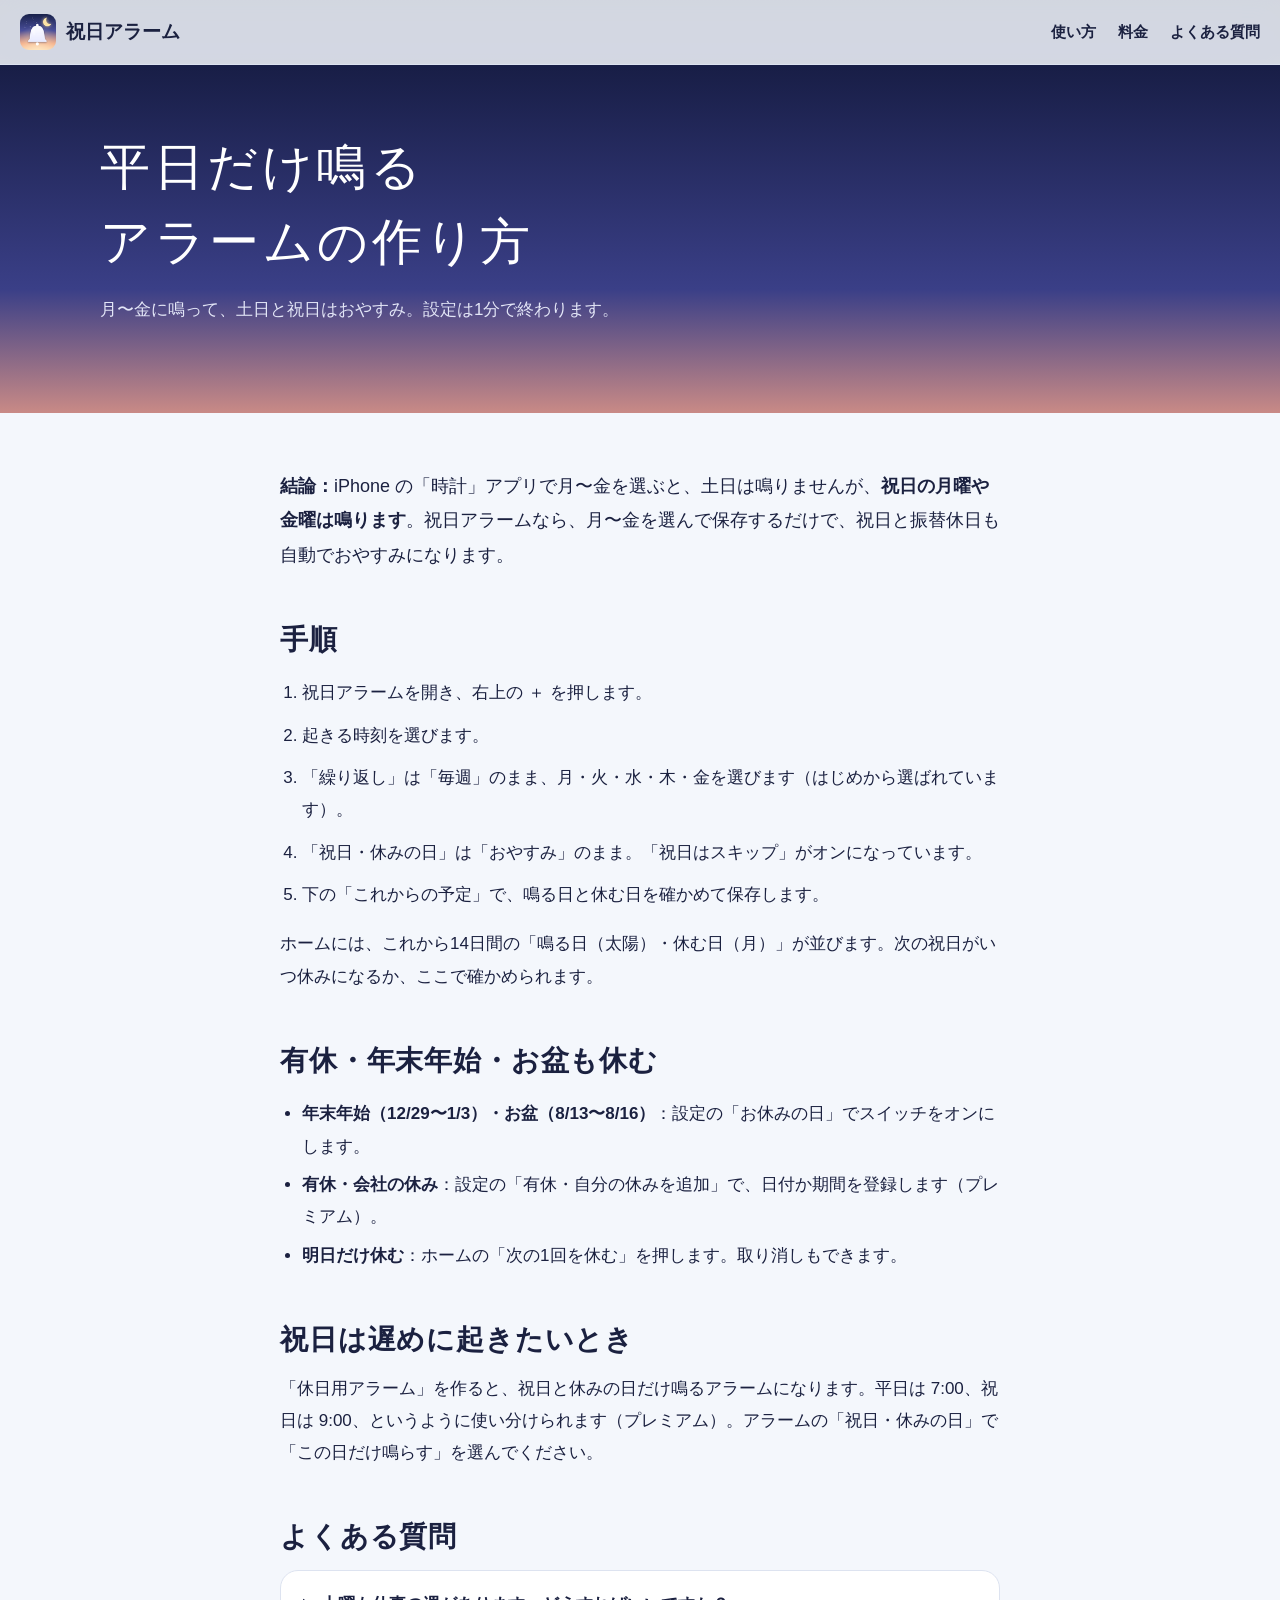
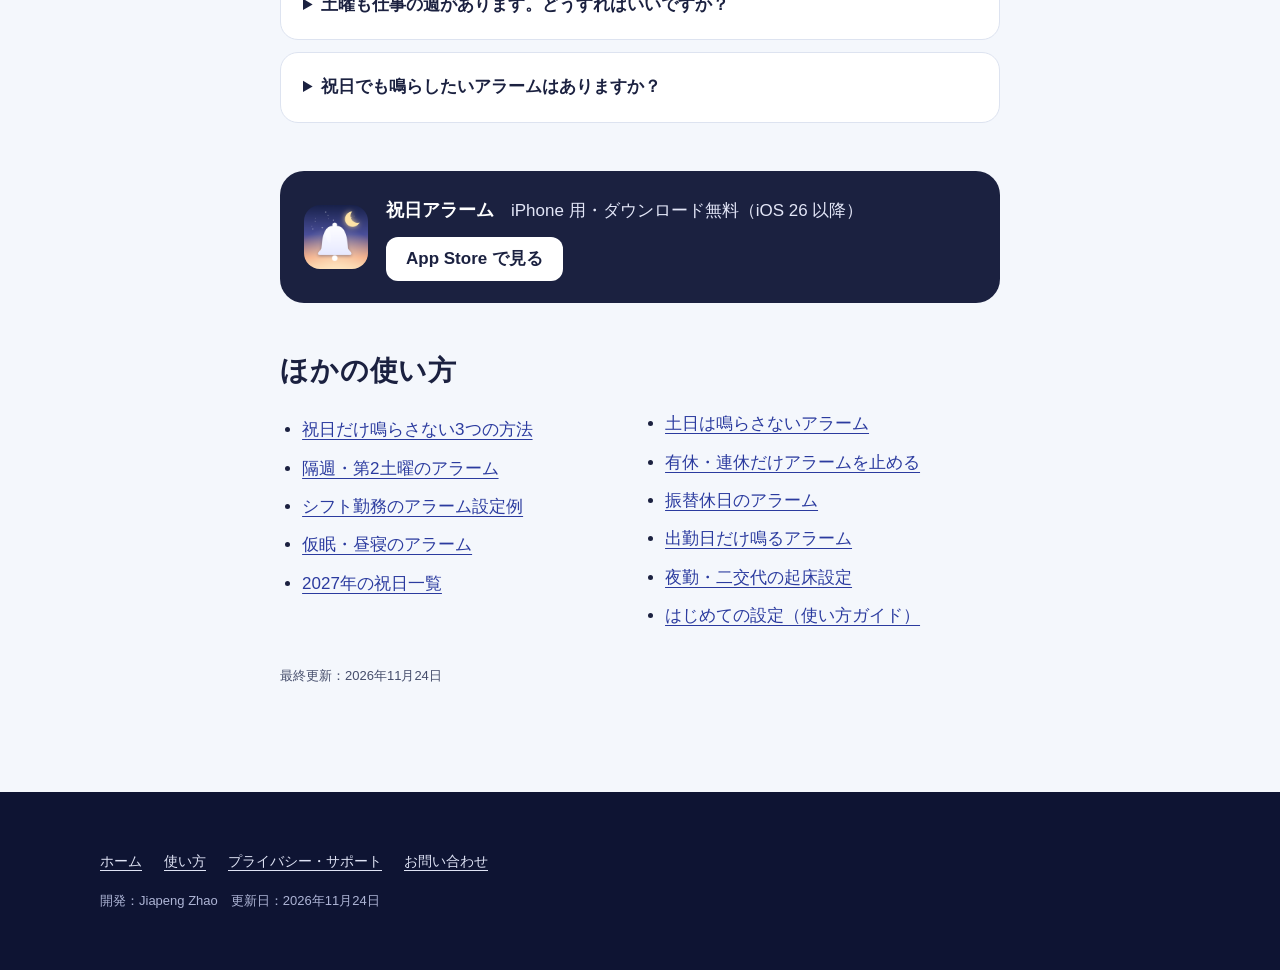
<file: weekday-only.html>
<!doctype html>
<html lang="ja">
<head>
<meta charset="utf-8">
<meta name="viewport" content="width=device-width, initial-scale=1, viewport-fit=cover">
<title>平日だけ鳴るアラーム（祝日は鳴らない）の作り方｜iPhone</title>
<meta name="description" content="月〜金に鳴って、土日と祝日は鳴らないアラームを iPhone で作る方法。祝日アラームなら、曜日を選んで保存するだけ。有休や年末年始・お盆の休ませ方も。">
<link rel="canonical" href="https://zhao73.github.io/holidayalarm-support/weekday-only.html">
<meta name="theme-color" content="#0e1433">
<meta property="og:type" content="article">
<meta property="og:title" content="平日だけ鳴るアラーム（祝日は鳴らない）の作り方｜iPhone">
<meta property="og:description" content="月〜金に鳴って、土日と祝日は鳴らないアラームを iPhone で作る方法。祝日アラームなら、曜日を選んで保存するだけ。有休や年末年始・お盆の休ませ方も。">
<meta property="og:url" content="https://zhao73.github.io/holidayalarm-support/weekday-only.html">
<meta property="og:image" content="https://zhao73.github.io/holidayalarm-support/assets/og.png">
<meta property="og:image:width" content="1200">
<meta property="og:image:height" content="630">
<meta name="twitter:card" content="summary_large_image">
<link rel="icon" href="assets/icon-64.png" sizes="64x64">
<link rel="apple-touch-icon" href="assets/icon-180.png">
<link rel="stylesheet" href="style.css">
<script type="application/ld+json">[{"@context": "https://schema.org", "@type": "Article", "headline": "平日だけ鳴るアラーム（祝日は鳴らない）の作り方｜iPhone", "description": "月〜金に鳴って、土日と祝日は鳴らないアラームを iPhone で作る方法。祝日アラームなら、曜日を選んで保存するだけ。有休や年末年始・お盆の休ませ方も。", "inLanguage": "ja", "dateModified": "2026-11-24", "mainEntityOfPage": "https://zhao73.github.io/holidayalarm-support/weekday-only.html", "author": {"@type": "Person", "name": "Jiapeng Zhao"}, "publisher": {"@type": "Organization", "name": "祝日アラーム", "logo": {"@type": "ImageObject", "url": "https://zhao73.github.io/holidayalarm-support/assets/icon-512.png"}}, "image": "https://zhao73.github.io/holidayalarm-support/assets/og.png"}, {"@context": "https://schema.org", "@type": "FAQPage", "mainEntity": [{"@type": "Question", "name": "土曜も仕事の週があります。どうすればいいですか？", "acceptedAnswer": {"@type": "Answer", "text": "土曜用のアラームを別に作り、繰り返しで「隔週」や「毎月（第2・第4など）」を選びます。くわしくは「隔週・第2土曜のアラーム」のページへ。"}}, {"@type": "Question", "name": "祝日でも鳴らしたいアラームはありますか？", "acceptedAnswer": {"@type": "Answer", "text": "アラームごとに「祝日はスキップ」をオフにできます。一回だけのアラームは、祝日でも鳴ります。"}}]}]</script>
</head>
<body>
<a class="skip" href="#main">本文へ移動</a>
<header class="site-header" id="header">
  <a class="brand" href="./"><img src="assets/icon-64.png" width="36" height="36" alt="">祝日アラーム</a>
  <nav aria-label="メイン"><a href="guide.html">使い方</a><a class="wide" href="./#price">料金</a><a href="./#faq">よくある質問</a></nav>
</header>
<main id="main">
  <div class="page-top"><div class="wrap">
    <h1>平日だけ鳴る<br>アラームの作り方</h1>
    <p>月〜金に鳴って、土日と祝日はおやすみ。設定は1分で終わります。</p>
  </div></div>
  <div class="doc">
    <p><b>結論：</b>iPhone の「時計」アプリで月〜金を選ぶと、土日は鳴りませんが、<b>祝日の月曜や金曜は鳴ります</b>。祝日アラームなら、月〜金を選んで保存するだけで、祝日と振替休日も自動でおやすみになります。</p>

    <h2>手順</h2>
    <ol>
      <li>祝日アラームを開き、右上の ＋ を押します。</li>
      <li>起きる時刻を選びます。</li>
      <li>「繰り返し」は「毎週」のまま、月・火・水・木・金を選びます（はじめから選ばれています）。</li>
      <li>「祝日・休みの日」は「おやすみ」のまま。「祝日はスキップ」がオンになっています。</li>
      <li>下の「これからの予定」で、鳴る日と休む日を確かめて保存します。</li>
    </ol>
    <p>ホームには、これから14日間の「鳴る日（太陽）・休む日（月）」が並びます。次の祝日がいつ休みになるか、ここで確かめられます。</p>

    <h2>有休・年末年始・お盆も休む</h2>
    <ul>
      <li><b>年末年始（12/29〜1/3）・お盆（8/13〜8/16）</b>：設定の「お休みの日」でスイッチをオンにします。</li>
      <li><b>有休・会社の休み</b>：設定の「有休・自分の休みを追加」で、日付か期間を登録します（プレミアム）。</li>
      <li><b>明日だけ休む</b>：ホームの「次の1回を休む」を押します。取り消しもできます。</li>
    </ul>

    <h2>祝日は遅めに起きたいとき</h2>
    <p>「休日用アラーム」を作ると、祝日と休みの日だけ鳴るアラームになります。平日は 7:00、祝日は 9:00、というように使い分けられます（プレミアム）。アラームの「祝日・休みの日」で「この日だけ鳴らす」を選んでください。</p>
<h2>よくある質問</h2>
<details><summary>土曜も仕事の週があります。どうすればいいですか？</summary><p>土曜用のアラームを別に作り、繰り返しで「隔週」や「毎月（第2・第4など）」を選びます。くわしくは「隔週・第2土曜のアラーム」のページへ。</p></details>
<details><summary>祝日でも鳴らしたいアラームはありますか？</summary><p>アラームごとに「祝日はスキップ」をオフにできます。一回だけのアラームは、祝日でも鳴ります。</p></details>
    <div class="get">
      <img src="assets/icon-180.png" width="64" height="64" alt="">
      <div>
        <p><b>祝日アラーム</b>　iPhone 用・ダウンロード無料（iOS 26 以降）</p>
        <a class="store-link" href="https://apps.apple.com/jp/app/id6788308440">App Store で見る</a>
      </div>
    </div>
    <h2>ほかの使い方</h2>
    <ul class="more"><li><a href="iphone-holiday-alarm.html">祝日だけ鳴らさない3つの方法</a></li><li><a href="biweekly.html">隔週・第2土曜のアラーム</a></li><li><a href="shift.html">シフト勤務のアラーム設定例</a></li><li><a href="nap.html">仮眠・昼寝のアラーム</a></li><li><a href="holidays-2027.html">2027年の祝日一覧</a></li><li><a href="weekend-off.html">土日は鳴らさないアラーム</a></li><li><a href="paid-leave.html">有休・連休だけアラームを止める</a></li><li><a href="furikae-kyujitsu.html">振替休日のアラーム</a></li><li><a href="workday-only.html">出勤日だけ鳴るアラーム</a></li><li><a href="night-shift.html">夜勤・二交代の起床設定</a></li><li><a href="guide.html">はじめての設定（使い方ガイド）</a></li></ul>
    <p class="updated">最終更新：2026年11月24日</p>
  </div>
</main>
<footer class="site-footer">
  <div class="wrap footer-inner" style="padding-top:56px">
    <div class="footer-links" style="margin-top:0">
      <a href="./">ホーム</a><a href="guide.html">使い方</a><a href="privacy.html">プライバシー・サポート</a><a href="mailto:qwe911291860@gmail.com">お問い合わせ</a>
    </div>
    <p class="footer-meta">開発：Jiapeng Zhao　更新日：2026年11月24日</p>
  </div>
</footer>
<script>document.getElementById("header").classList.add("solid");</script>
</body>
</html>
</file>
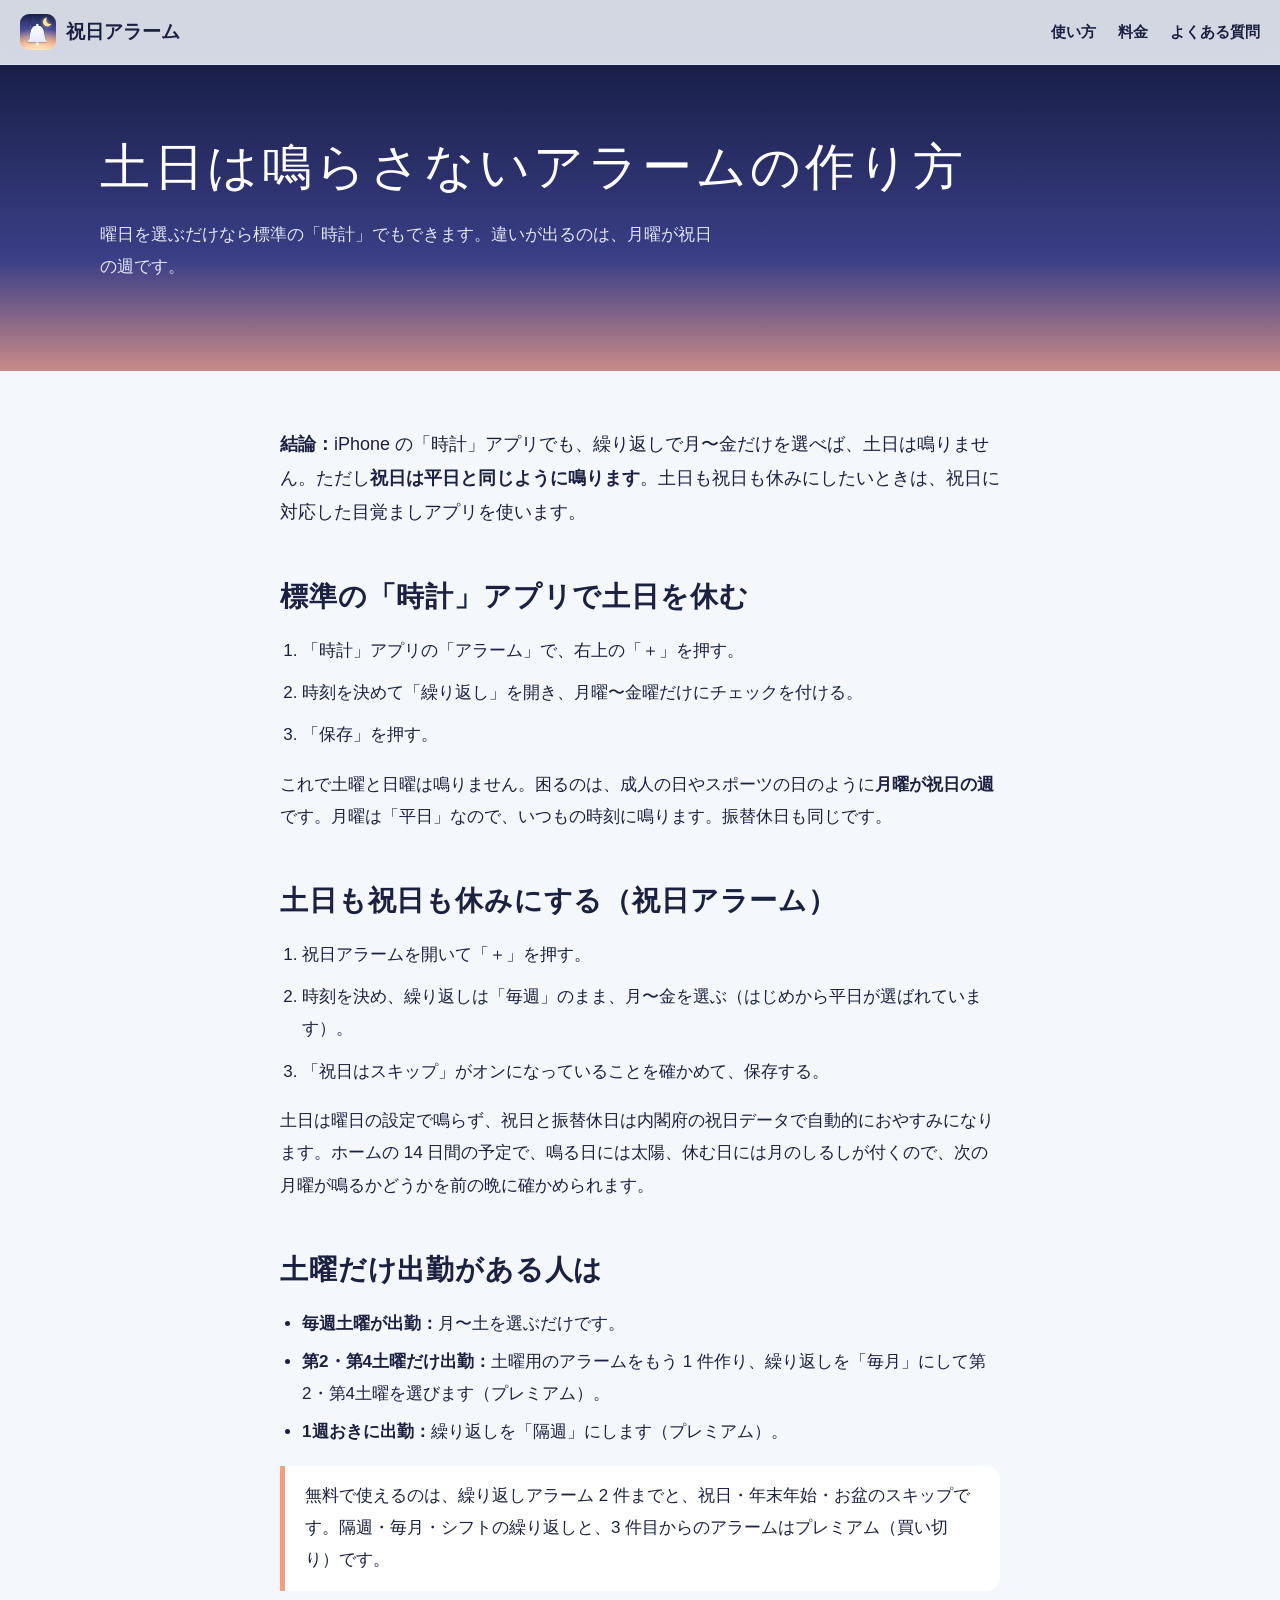
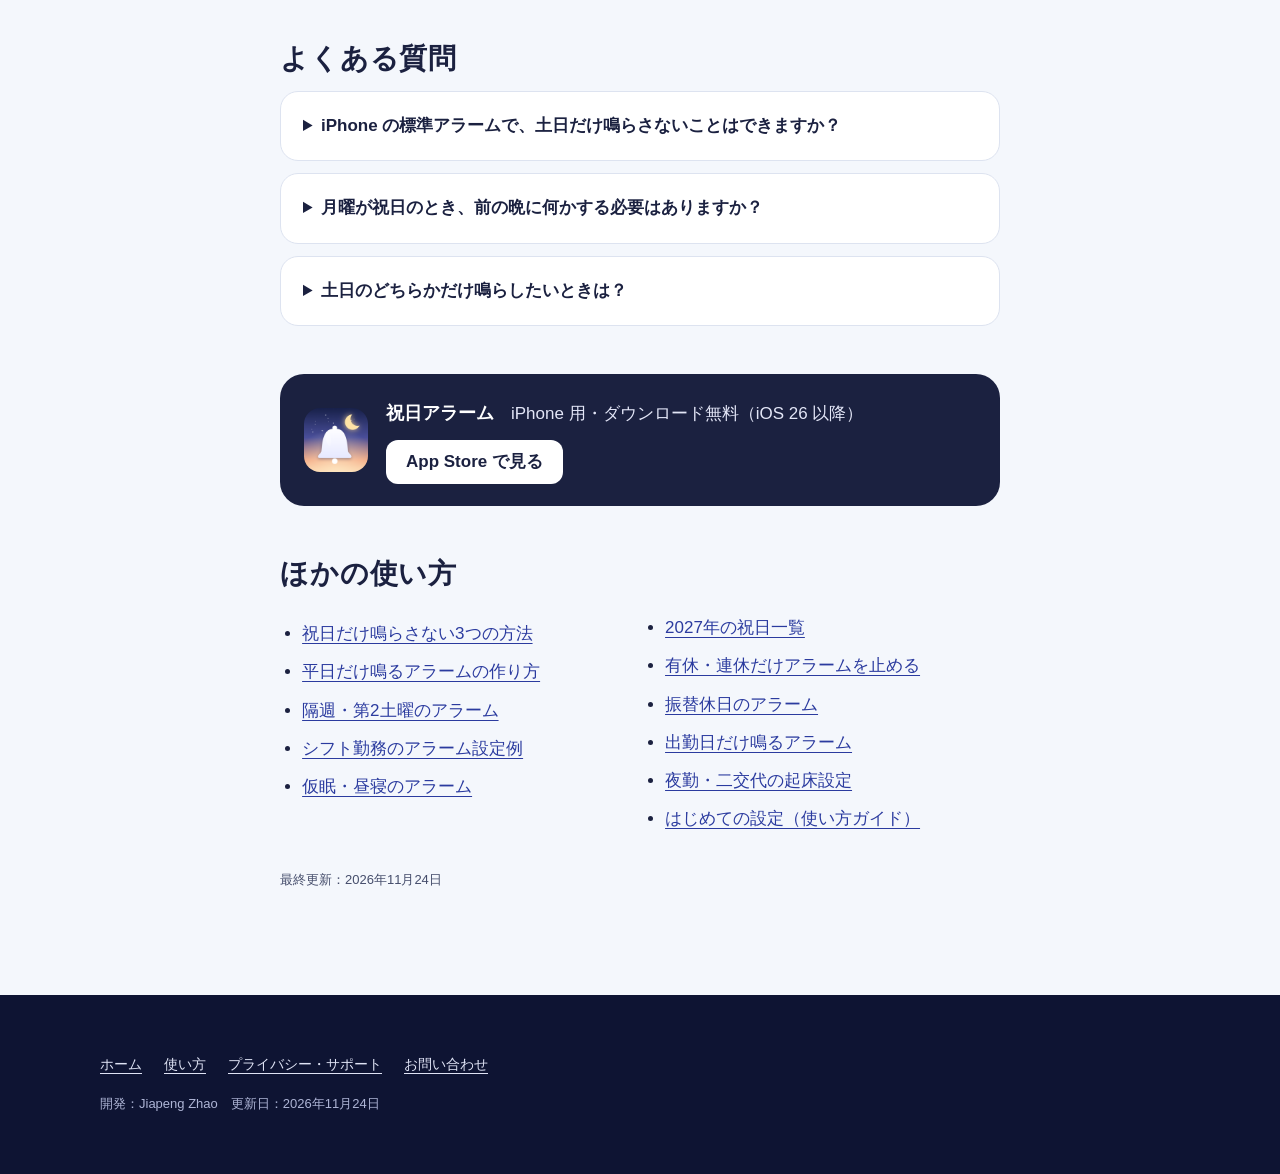
<file: weekend-off.html>
<!doctype html>
<html lang="ja">
<head>
<meta charset="utf-8">
<meta name="viewport" content="width=device-width, initial-scale=1, viewport-fit=cover">
<title>土日は鳴らさないアラームの作り方｜iPhone で平日だけ・祝日も休む</title>
<meta name="description" content="土曜と日曜は鳴らさず、月〜金だけ鳴るアラームを iPhone で作る方法。標準の「時計」でもできますが、祝日は鳴ってしまいます。土日も祝日も休みにする設定を、手順つきでまとめました。">
<link rel="canonical" href="https://zhao73.github.io/holidayalarm-support/weekend-off.html">
<meta name="theme-color" content="#0e1433">
<meta property="og:type" content="article">
<meta property="og:title" content="土日は鳴らさないアラームの作り方｜iPhone で平日だけ・祝日も休む">
<meta property="og:description" content="土曜と日曜は鳴らさず、月〜金だけ鳴るアラームを iPhone で作る方法。標準の「時計」でもできますが、祝日は鳴ってしまいます。土日も祝日も休みにする設定を、手順つきでまとめました。">
<meta property="og:url" content="https://zhao73.github.io/holidayalarm-support/weekend-off.html">
<meta property="og:image" content="https://zhao73.github.io/holidayalarm-support/assets/og.png">
<meta property="og:image:width" content="1200">
<meta property="og:image:height" content="630">
<meta name="twitter:card" content="summary_large_image">
<link rel="icon" href="assets/icon-64.png" sizes="64x64">
<link rel="apple-touch-icon" href="assets/icon-180.png">
<link rel="stylesheet" href="style.css">
<script type="application/ld+json">[{"@context": "https://schema.org", "@type": "Article", "headline": "土日は鳴らさないアラームの作り方｜iPhone で平日だけ・祝日も休む", "description": "土曜と日曜は鳴らさず、月〜金だけ鳴るアラームを iPhone で作る方法。標準の「時計」でもできますが、祝日は鳴ってしまいます。土日も祝日も休みにする設定を、手順つきでまとめました。", "inLanguage": "ja", "dateModified": "2026-11-24", "mainEntityOfPage": "https://zhao73.github.io/holidayalarm-support/weekend-off.html", "author": {"@type": "Person", "name": "Jiapeng Zhao"}, "publisher": {"@type": "Organization", "name": "祝日アラーム", "logo": {"@type": "ImageObject", "url": "https://zhao73.github.io/holidayalarm-support/assets/icon-512.png"}}, "image": "https://zhao73.github.io/holidayalarm-support/assets/og.png"}, {"@context": "https://schema.org", "@type": "FAQPage", "mainEntity": [{"@type": "Question", "name": "iPhone の標準アラームで、土日だけ鳴らさないことはできますか？", "acceptedAnswer": {"@type": "Answer", "text": "できます。「時計」アプリの繰り返しで月〜金だけを選びます。ただし祝日と振替休日は平日と同じように鳴ります。"}}, {"@type": "Question", "name": "月曜が祝日のとき、前の晩に何かする必要はありますか？", "acceptedAnswer": {"@type": "Answer", "text": "祝日アラームなら不要です。祝日と振替休日は自動でおやすみになり、火曜はいつもの時刻に鳴ります。"}}, {"@type": "Question", "name": "土日のどちらかだけ鳴らしたいときは？", "acceptedAnswer": {"@type": "Answer", "text": "曜日は 1 日ずつ選べます。土曜だけ鳴らす、日曜だけ鳴らす、どちらもできます。"}}]}]</script>
</head>
<body>
<a class="skip" href="#main">本文へ移動</a>
<header class="site-header" id="header">
  <a class="brand" href="./"><img src="assets/icon-64.png" width="36" height="36" alt="">祝日アラーム</a>
  <nav aria-label="メイン"><a href="guide.html">使い方</a><a class="wide" href="./#price">料金</a><a href="./#faq">よくある質問</a></nav>
</header>
<main id="main">
  <div class="page-top"><div class="wrap">
    <h1><span class="nb">土日は鳴らさない</span><span class="nb">アラームの作り方</span></h1>
    <p>曜日を選ぶだけなら標準の「時計」でもできます。違いが出るのは、月曜が祝日の週です。</p>
  </div></div>
  <div class="doc">
    <p><b>結論：</b>iPhone の「時計」アプリでも、繰り返しで月〜金だけを選べば、土日は鳴りません。ただし<b>祝日は平日と同じように鳴ります</b>。土日も祝日も休みにしたいときは、祝日に対応した目覚ましアプリを使います。</p>

    <h2>標準の「時計」アプリで土日を休む</h2>
    <ol>
      <li>「時計」アプリの「アラーム」で、右上の「＋」を押す。</li>
      <li>時刻を決めて「繰り返し」を開き、月曜〜金曜だけにチェックを付ける。</li>
      <li>「保存」を押す。</li>
    </ol>
    <p>これで土曜と日曜は鳴りません。困るのは、成人の日やスポーツの日のように<b>月曜が祝日の週</b>です。月曜は「平日」なので、いつもの時刻に鳴ります。振替休日も同じです。</p>

    <h2>土日も祝日も休みにする（祝日アラーム）</h2>
    <ol>
      <li>祝日アラームを開いて「＋」を押す。</li>
      <li>時刻を決め、繰り返しは「毎週」のまま、月〜金を選ぶ（はじめから平日が選ばれています）。</li>
      <li>「祝日はスキップ」がオンになっていることを確かめて、保存する。</li>
    </ol>
    <p>土日は曜日の設定で鳴らず、祝日と振替休日は内閣府の祝日データで自動的におやすみになります。ホームの 14 日間の予定で、鳴る日には太陽、休む日には月のしるしが付くので、次の月曜が鳴るかどうかを前の晩に確かめられます。</p>

    <h2>土曜だけ出勤がある人は</h2>
    <ul>
      <li><b>毎週土曜が出勤：</b>月〜土を選ぶだけです。</li>
      <li><b>第2・第4土曜だけ出勤：</b>土曜用のアラームをもう 1 件作り、繰り返しを「毎月」にして第2・第4土曜を選びます（プレミアム）。</li>
      <li><b>1週おきに出勤：</b>繰り返しを「隔週」にします（プレミアム）。</li>
    </ul>
    <p class="note">無料で使えるのは、繰り返しアラーム 2 件までと、祝日・年末年始・お盆のスキップです。隔週・毎月・シフトの繰り返しと、3 件目からのアラームはプレミアム（買い切り）です。</p>
<h2>よくある質問</h2>
<details><summary>iPhone の標準アラームで、土日だけ鳴らさないことはできますか？</summary><p>できます。「時計」アプリの繰り返しで月〜金だけを選びます。ただし祝日と振替休日は平日と同じように鳴ります。</p></details>
<details><summary>月曜が祝日のとき、前の晩に何かする必要はありますか？</summary><p>祝日アラームなら不要です。祝日と振替休日は自動でおやすみになり、火曜はいつもの時刻に鳴ります。</p></details>
<details><summary>土日のどちらかだけ鳴らしたいときは？</summary><p>曜日は 1 日ずつ選べます。土曜だけ鳴らす、日曜だけ鳴らす、どちらもできます。</p></details>
    <div class="get">
      <img src="assets/icon-180.png" width="64" height="64" alt="">
      <div>
        <p><b>祝日アラーム</b>　iPhone 用・ダウンロード無料（iOS 26 以降）</p>
        <a class="store-link" href="https://apps.apple.com/jp/app/id6788308440">App Store で見る</a>
      </div>
    </div>
    <h2>ほかの使い方</h2>
    <ul class="more"><li><a href="iphone-holiday-alarm.html">祝日だけ鳴らさない3つの方法</a></li><li><a href="weekday-only.html">平日だけ鳴るアラームの作り方</a></li><li><a href="biweekly.html">隔週・第2土曜のアラーム</a></li><li><a href="shift.html">シフト勤務のアラーム設定例</a></li><li><a href="nap.html">仮眠・昼寝のアラーム</a></li><li><a href="holidays-2027.html">2027年の祝日一覧</a></li><li><a href="paid-leave.html">有休・連休だけアラームを止める</a></li><li><a href="furikae-kyujitsu.html">振替休日のアラーム</a></li><li><a href="workday-only.html">出勤日だけ鳴るアラーム</a></li><li><a href="night-shift.html">夜勤・二交代の起床設定</a></li><li><a href="guide.html">はじめての設定（使い方ガイド）</a></li></ul>
    <p class="updated">最終更新：2026年11月24日</p>
  </div>
</main>
<footer class="site-footer">
  <div class="wrap footer-inner" style="padding-top:56px">
    <div class="footer-links" style="margin-top:0">
      <a href="./">ホーム</a><a href="guide.html">使い方</a><a href="privacy.html">プライバシー・サポート</a><a href="mailto:qwe911291860@gmail.com">お問い合わせ</a>
    </div>
    <p class="footer-meta">開発：Jiapeng Zhao　更新日：2026年11月24日</p>
  </div>
</footer>
<script>document.getElementById("header").classList.add("solid");</script>
</body>
</html>
</file>
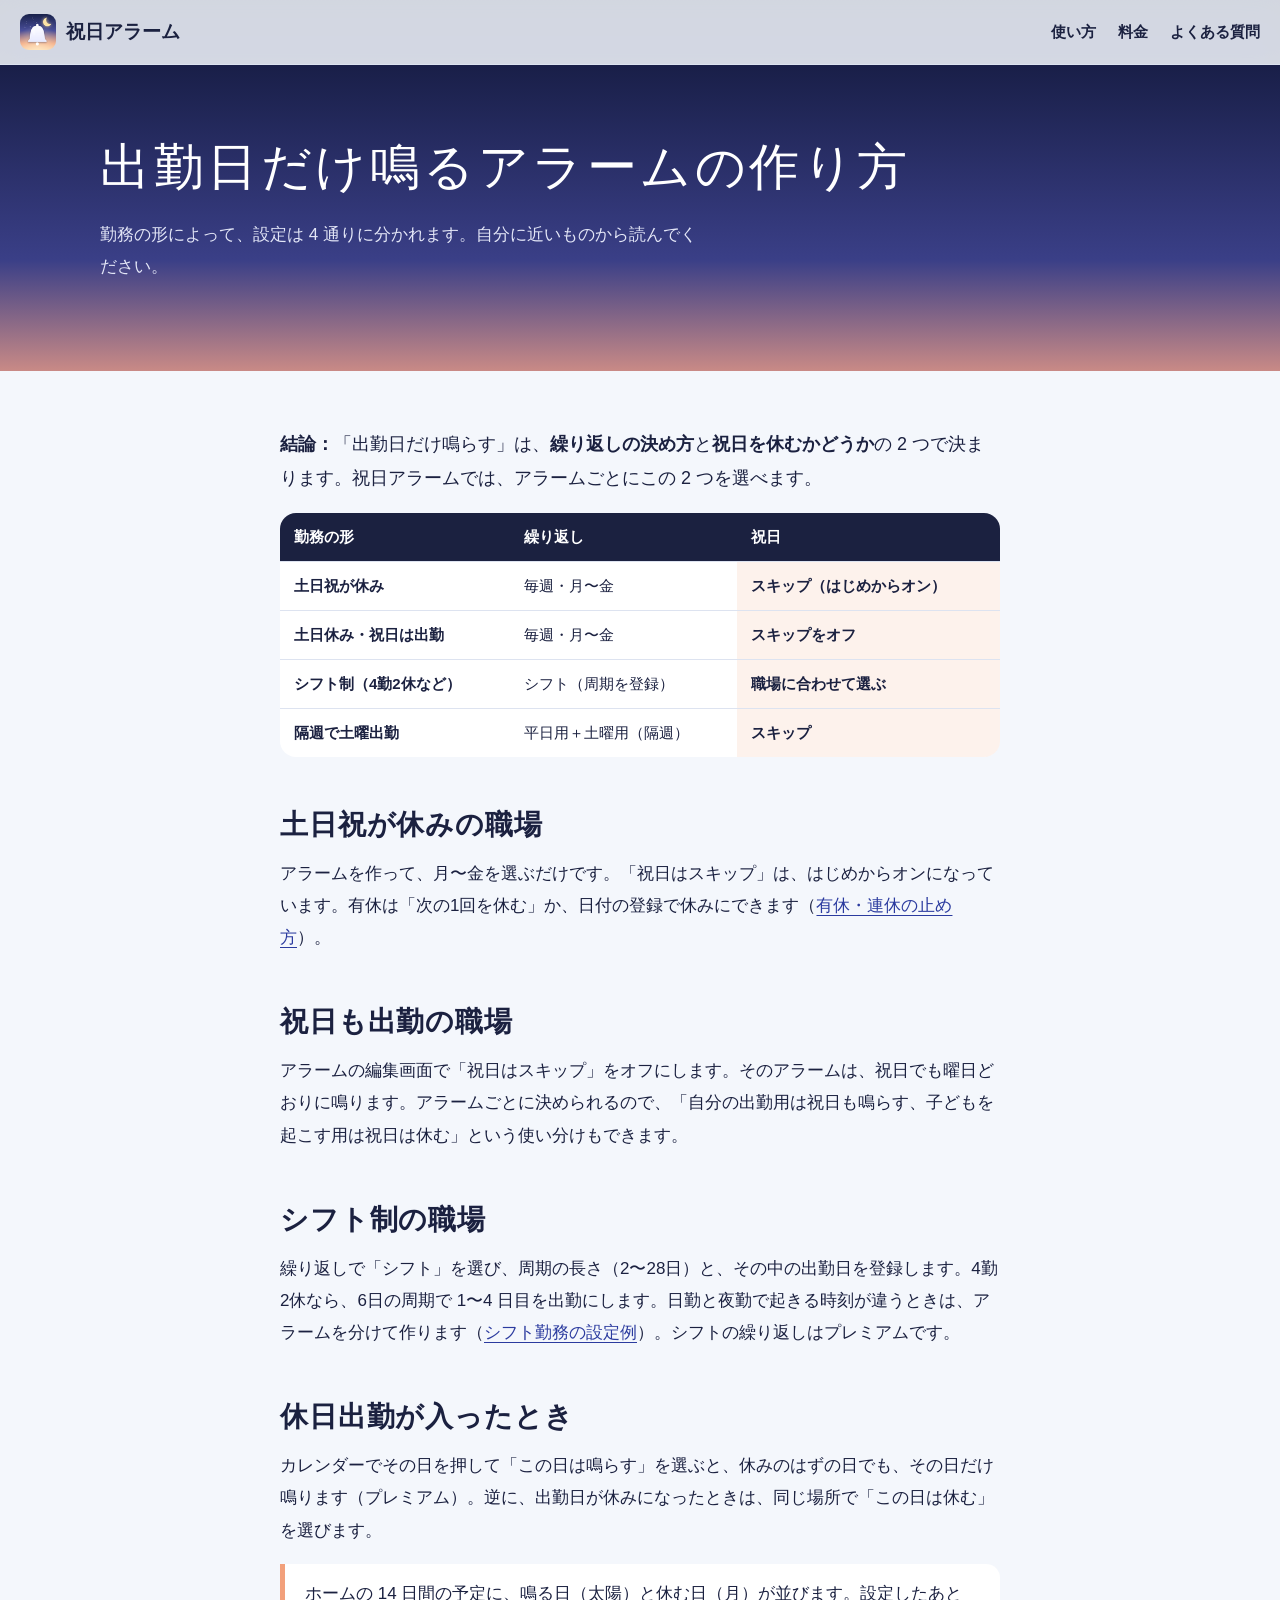
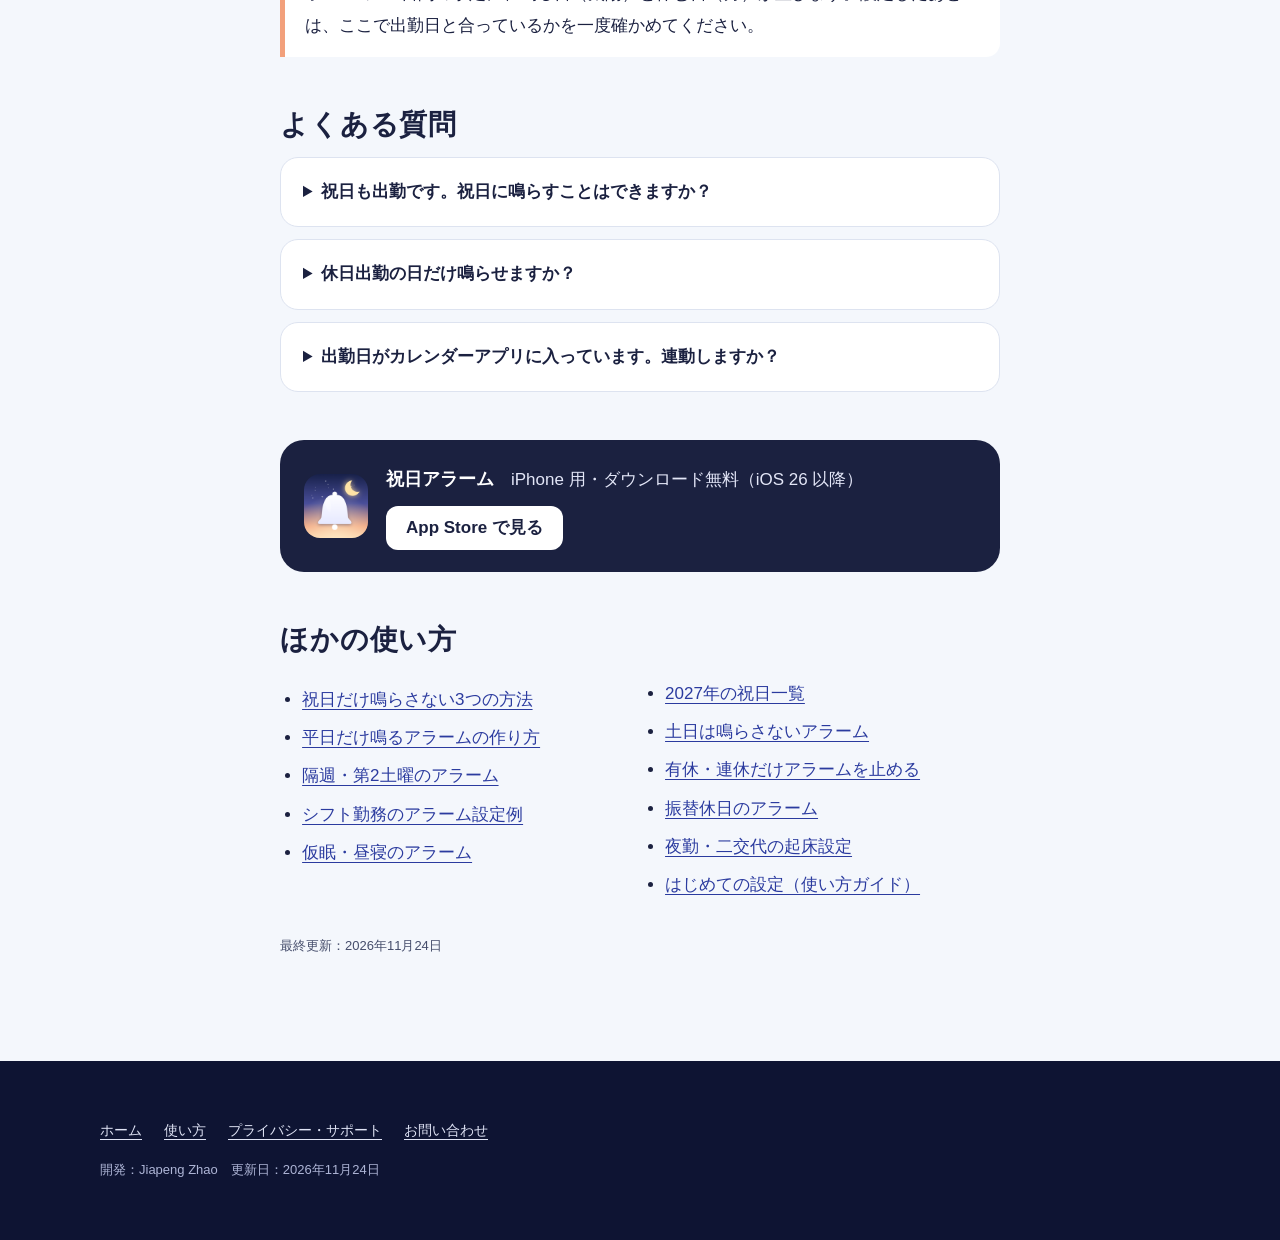
<file: workday-only.html>
<!doctype html>
<html lang="ja">
<head>
<meta charset="utf-8">
<meta name="viewport" content="width=device-width, initial-scale=1, viewport-fit=cover">
<title>出勤日だけ鳴るアラームの作り方｜休日・祝日は自動でスキップ（iPhone）</title>
<meta name="description" content="出勤する日だけ鳴って、休日と祝日は鳴らないアラームを iPhone で作る方法。土日休み、シフト制、祝日も出勤の職場、休日出勤がある場合の設定を、勤務の形ごとにまとめました。">
<link rel="canonical" href="https://zhao73.github.io/holidayalarm-support/workday-only.html">
<meta name="theme-color" content="#0e1433">
<meta property="og:type" content="article">
<meta property="og:title" content="出勤日だけ鳴るアラームの作り方｜休日・祝日は自動でスキップ（iPhone）">
<meta property="og:description" content="出勤する日だけ鳴って、休日と祝日は鳴らないアラームを iPhone で作る方法。土日休み、シフト制、祝日も出勤の職場、休日出勤がある場合の設定を、勤務の形ごとにまとめました。">
<meta property="og:url" content="https://zhao73.github.io/holidayalarm-support/workday-only.html">
<meta property="og:image" content="https://zhao73.github.io/holidayalarm-support/assets/og.png">
<meta property="og:image:width" content="1200">
<meta property="og:image:height" content="630">
<meta name="twitter:card" content="summary_large_image">
<link rel="icon" href="assets/icon-64.png" sizes="64x64">
<link rel="apple-touch-icon" href="assets/icon-180.png">
<link rel="stylesheet" href="style.css">
<script type="application/ld+json">[{"@context": "https://schema.org", "@type": "Article", "headline": "出勤日だけ鳴るアラームの作り方｜休日・祝日は自動でスキップ（iPhone）", "description": "出勤する日だけ鳴って、休日と祝日は鳴らないアラームを iPhone で作る方法。土日休み、シフト制、祝日も出勤の職場、休日出勤がある場合の設定を、勤務の形ごとにまとめました。", "inLanguage": "ja", "dateModified": "2026-11-24", "mainEntityOfPage": "https://zhao73.github.io/holidayalarm-support/workday-only.html", "author": {"@type": "Person", "name": "Jiapeng Zhao"}, "publisher": {"@type": "Organization", "name": "祝日アラーム", "logo": {"@type": "ImageObject", "url": "https://zhao73.github.io/holidayalarm-support/assets/icon-512.png"}}, "image": "https://zhao73.github.io/holidayalarm-support/assets/og.png"}, {"@context": "https://schema.org", "@type": "FAQPage", "mainEntity": [{"@type": "Question", "name": "祝日も出勤です。祝日に鳴らすことはできますか？", "acceptedAnswer": {"@type": "Answer", "text": "できます。アラームの編集画面で「祝日はスキップ」をオフにすると、そのアラームは祝日も鳴ります。"}}, {"@type": "Question", "name": "休日出勤の日だけ鳴らせますか？", "acceptedAnswer": {"@type": "Answer", "text": "カレンダーでその日を押して「この日は鳴らす」を選ぶと、その日だけ鳴ります（プレミアム）。"}}, {"@type": "Question", "name": "出勤日がカレンダーアプリに入っています。連動しますか？", "acceptedAnswer": {"@type": "Answer", "text": "いいえ。ほかのカレンダーアプリの予定は読みません。繰り返しと休みの日を、祝日アラームの中で設定します。"}}]}]</script>
</head>
<body>
<a class="skip" href="#main">本文へ移動</a>
<header class="site-header" id="header">
  <a class="brand" href="./"><img src="assets/icon-64.png" width="36" height="36" alt="">祝日アラーム</a>
  <nav aria-label="メイン"><a href="guide.html">使い方</a><a class="wide" href="./#price">料金</a><a href="./#faq">よくある質問</a></nav>
</header>
<main id="main">
  <div class="page-top"><div class="wrap">
    <h1><span class="nb">出勤日だけ鳴る</span><span class="nb">アラームの作り方</span></h1>
    <p>勤務の形によって、設定は 4 通りに分かれます。自分に近いものから読んでください。</p>
  </div></div>
  <div class="doc">
    <p><b>結論：</b>「出勤日だけ鳴らす」は、<b>繰り返しの決め方</b>と<b>祝日を休むかどうか</b>の 2 つで決まります。祝日アラームでは、アラームごとにこの 2 つを選べます。</p>

    <div class="table-wrap"><table class="compare">
      <thead><tr><th scope="col">勤務の形</th><th scope="col">繰り返し</th><th scope="col">祝日</th></tr></thead>
      <tbody>
        <tr><th scope="row">土日祝が休み</th><td data-label="繰り返し">毎週・月〜金</td><td data-label="祝日">スキップ（はじめからオン）</td></tr>
        <tr><th scope="row">土日休み・祝日は出勤</th><td data-label="繰り返し">毎週・月〜金</td><td data-label="祝日">スキップをオフ</td></tr>
        <tr><th scope="row">シフト制（4勤2休など）</th><td data-label="繰り返し">シフト（周期を登録）</td><td data-label="祝日">職場に合わせて選ぶ</td></tr>
        <tr><th scope="row">隔週で土曜出勤</th><td data-label="繰り返し">平日用＋土曜用（隔週）</td><td data-label="祝日">スキップ</td></tr>
      </tbody>
    </table></div>

    <h2>土日祝が休みの職場</h2>
    <p>アラームを作って、月〜金を選ぶだけです。「祝日はスキップ」は、はじめからオンになっています。有休は「次の1回を休む」か、日付の登録で休みにできます（<a href="paid-leave.html">有休・連休の止め方</a>）。</p>

    <h2>祝日も出勤の職場</h2>
    <p>アラームの編集画面で「祝日はスキップ」をオフにします。そのアラームは、祝日でも曜日どおりに鳴ります。アラームごとに決められるので、「自分の出勤用は祝日も鳴らす、子どもを起こす用は祝日は休む」という使い分けもできます。</p>

    <h2>シフト制の職場</h2>
    <p>繰り返しで「シフト」を選び、周期の長さ（2〜28日）と、その中の出勤日を登録します。4勤2休なら、6日の周期で 1〜4 日目を出勤にします。日勤と夜勤で起きる時刻が違うときは、アラームを分けて作ります（<a href="shift.html">シフト勤務の設定例</a>）。シフトの繰り返しはプレミアムです。</p>

    <h2>休日出勤が入ったとき</h2>
    <p>カレンダーでその日を押して「この日は鳴らす」を選ぶと、休みのはずの日でも、その日だけ鳴ります（プレミアム）。逆に、出勤日が休みになったときは、同じ場所で「この日は休む」を選びます。</p>
    <p class="note">ホームの 14 日間の予定に、鳴る日（太陽）と休む日（月）が並びます。設定したあとは、ここで出勤日と合っているかを一度確かめてください。</p>
<h2>よくある質問</h2>
<details><summary>祝日も出勤です。祝日に鳴らすことはできますか？</summary><p>できます。アラームの編集画面で「祝日はスキップ」をオフにすると、そのアラームは祝日も鳴ります。</p></details>
<details><summary>休日出勤の日だけ鳴らせますか？</summary><p>カレンダーでその日を押して「この日は鳴らす」を選ぶと、その日だけ鳴ります（プレミアム）。</p></details>
<details><summary>出勤日がカレンダーアプリに入っています。連動しますか？</summary><p>いいえ。ほかのカレンダーアプリの予定は読みません。繰り返しと休みの日を、祝日アラームの中で設定します。</p></details>
    <div class="get">
      <img src="assets/icon-180.png" width="64" height="64" alt="">
      <div>
        <p><b>祝日アラーム</b>　iPhone 用・ダウンロード無料（iOS 26 以降）</p>
        <a class="store-link" href="https://apps.apple.com/jp/app/id6788308440">App Store で見る</a>
      </div>
    </div>
    <h2>ほかの使い方</h2>
    <ul class="more"><li><a href="iphone-holiday-alarm.html">祝日だけ鳴らさない3つの方法</a></li><li><a href="weekday-only.html">平日だけ鳴るアラームの作り方</a></li><li><a href="biweekly.html">隔週・第2土曜のアラーム</a></li><li><a href="shift.html">シフト勤務のアラーム設定例</a></li><li><a href="nap.html">仮眠・昼寝のアラーム</a></li><li><a href="holidays-2027.html">2027年の祝日一覧</a></li><li><a href="weekend-off.html">土日は鳴らさないアラーム</a></li><li><a href="paid-leave.html">有休・連休だけアラームを止める</a></li><li><a href="furikae-kyujitsu.html">振替休日のアラーム</a></li><li><a href="night-shift.html">夜勤・二交代の起床設定</a></li><li><a href="guide.html">はじめての設定（使い方ガイド）</a></li></ul>
    <p class="updated">最終更新：2026年11月24日</p>
  </div>
</main>
<footer class="site-footer">
  <div class="wrap footer-inner" style="padding-top:56px">
    <div class="footer-links" style="margin-top:0">
      <a href="./">ホーム</a><a href="guide.html">使い方</a><a href="privacy.html">プライバシー・サポート</a><a href="mailto:qwe911291860@gmail.com">お問い合わせ</a>
    </div>
    <p class="footer-meta">開発：Jiapeng Zhao　更新日：2026年11月24日</p>
  </div>
</footer>
<script>document.getElementById("header").classList.add("solid");</script>
</body>
</html>
</file>
<file: style.css>
/* 祝日アラーム 公式サイト — 2.0「夜明けの空」 */
:root {
  --yoru: #0e1433;
  --yoru-2: #18214a;
  --ai: #2b3b9f;
  --ai-light: #9aa6ff;
  --shinonome: #f2a07b;
  --asa: #f4f7fc;
  --tsuki: #ffe3a6;
  --shu: #b3261e;
  --ink: #1b2140;
  --muted: #454d6b;
  --line: #dde3f0;
  --card: #ffffff;
  /* 2.4：丸ゴシックの極太（Zen Maru Gothic 900）をやめた。iPhone・Mac に入っているヒラギノ角ゴを使い、
     見出しは W6、いちばん大きな見出しだけ W3 の細い字で組む（Web フォントの読み込みもなくなる） */
  --sans: -apple-system, BlinkMacSystemFont, "Hiragino Sans", "Hiragino Kaku Gothic ProN", "Yu Gothic Medium", "Yu Gothic", "Noto Sans JP", "Segoe UI", sans-serif;
  --round: var(--sans);
  --radius: 22px;
}

*, *::before, *::after { box-sizing: border-box; }
html { -webkit-text-size-adjust: 100%; }
body {
  margin: 0;
  background: var(--asa);
  color: var(--ink);
  font: 17px/1.9 var(--sans);
  font-feature-settings: "palt" 1;
}
img { max-width: 100%; height: auto; display: block; }
a { color: var(--ai); text-underline-offset: 4px; }
a:focus-visible, button:focus-visible, summary:focus-visible {
  outline: 3px solid var(--shinonome);
  outline-offset: 4px;
  border-radius: 8px;
}
h1, h2, h3 { font-family: var(--sans); font-weight: 600; line-height: 1.45; letter-spacing: .03em; margin: 0; }
h2 { font-size: clamp(28px, 4.4vw, 44px); }
h3 { font-size: 22px; font-weight: 600; }
p { margin: 0 0 1em; }
.wrap { width: min(1080px, 100% - 40px); margin-inline: auto; }
.skip { position: absolute; left: -999px; top: 8px; background: #fff; padding: 8px 14px; border-radius: 10px; z-index: 50; }
.skip:focus { left: 12px; }

/* ヘッダー */
.site-header {
  position: fixed; inset: 0 0 auto; z-index: 20;
  display: flex; align-items: center; justify-content: space-between; gap: 16px;
  padding: 14px 20px;
  color: #fff;
  transition: background .35s ease, color .35s ease, box-shadow .35s ease;
}
.site-header.solid {
  background: rgba(244, 247, 252, .86);
  backdrop-filter: saturate(1.4) blur(14px);
  -webkit-backdrop-filter: saturate(1.4) blur(14px);
  color: var(--ink);
  box-shadow: 0 1px 0 var(--line);
}
.brand { display: flex; align-items: center; gap: 10px; color: inherit; text-decoration: none; font-family: var(--round); font-weight: 600; font-size: 19px; }
.brand img { width: 36px; height: 36px; border-radius: 9px; }
.site-header nav { display: flex; gap: 22px; font-size: 15px; font-weight: 600; }
.site-header nav a { color: inherit; text-decoration: none; }
.site-header nav a:hover { text-decoration: underline; }

/* ヒーロー：スクロールで夜 → 朝 */
.hero { position: relative; height: 260vh; background: var(--yoru); }
.hero-stage { position: sticky; top: 0; height: 100vh; height: 100svh; overflow: hidden; color: #fff; }
#sky { position: absolute; inset: 0; width: 100%; height: 100%; }
.hero-copy {
  position: relative; z-index: 2;
  width: min(1080px, 100% - 40px); margin: 0 auto;
  padding-top: clamp(110px, 17vh, 170px);
}
.hero h1 { font-size: clamp(38px, 6.6vw, 84px); font-weight: 300; letter-spacing: .09em; line-height: 1.38; text-shadow: 0 2px 30px rgba(8, 12, 34, .45); }
/* WebGL が使えないとき：同じ色の止まった空 */
.hero-stage.no-gl { background: linear-gradient(180deg, #060818 0%, #131a3c 62%, #2b2f66 100%); }
.hero-stage.no-gl.lit { background: linear-gradient(180deg, #264dad 0%, #9eb8ee 70%, #fdd4a9 100%); }
.hero .lead { font-size: clamp(16px, 1.7vw, 19px); font-weight: 400; line-height: 2.05; letter-spacing: .04em; max-width: 31em; margin-top: 22px; color: rgba(255, 255, 255, .94); text-shadow: 0 1px 14px rgba(8, 12, 34, .5); }
.hero-actions { display: flex; flex-wrap: wrap; align-items: center; gap: 14px 22px; margin-top: 26px; }
.hint { font-size: 14px; opacity: .85; transition: opacity .4s; }

.store-btn {
  display: inline-flex; align-items: center; gap: 10px;
  background: #fff; color: var(--ink);
  font-weight: 600; text-decoration: none;
  padding: 12px 20px 12px 16px; border-radius: 14px;
  box-shadow: 0 10px 30px rgba(14, 20, 51, .25);
  transition: transform .2s cubic-bezier(.2, .8, .2, 1), box-shadow .2s;
}
.store-btn:hover { transform: translateY(-2px); box-shadow: 0 14px 34px rgba(14, 20, 51, .32); }
.store-btn svg { width: 22px; height: 22px; }
.store-btn small { display: block; font-size: 11px; font-weight: 600; opacity: .7; line-height: 1.2; }
.store-btn span { line-height: 1.25; }
.store-btn.dark { background: var(--ai); color: #fff; }

/* 1 週間のストリップ */
.week {
  position: absolute; z-index: 2; left: 50%; bottom: clamp(26px, 7vh, 70px);
  transform: translateX(-50%);
  display: grid; grid-template-columns: repeat(7, minmax(0, 1fr)); gap: 10px;
  width: min(760px, 100% - 28px);
}
.day {
  position: relative;
  background: rgba(255, 255, 255, .14);
  border: 1px solid rgba(255, 255, 255, .28);
  -webkit-backdrop-filter: blur(10px); backdrop-filter: blur(10px);
  border-radius: 18px; padding: 10px 4px 12px; text-align: center;
  font-family: var(--round); color: #fff;
  transition: background .6s, color .6s, border-color .6s;
}
.day .wd { font-size: 13px; font-weight: 600; opacity: .9; }
.day .dt { font-size: 20px; font-weight: 600; line-height: 1.3; }
.day .mark { position: relative; height: 34px; margin: 4px 0 2px; }
.day .mark svg { position: absolute; left: 50%; top: 50%; width: 30px; height: 30px; transform: translate(-50%, -50%); transition: transform .8s cubic-bezier(.3, 1.4, .5, 1), opacity .5s; }
.day .cap { font-size: 12px; font-weight: 600; min-height: 1.4em; white-space: nowrap; }
.day.off .mark .sun { opacity: 0; }
.day.off { opacity: .72; }
.day.holiday .wd, .day.holiday .dt { color: #ffd0c8; }
.day .zzz { position: absolute; right: 6px; top: 34px; font-size: 12px; font-weight: 600; color: var(--tsuki); opacity: 0; }
/* 朝になったら（JS が .morning を付ける） */
.hero-stage.lit .day { background: rgba(255, 255, 255, .82); color: var(--ink); border-color: rgba(255, 255, 255, .9); }
.hero-stage.lit .day.holiday .wd, .hero-stage.lit .day.holiday .dt, .hero-stage.lit .day.holiday .cap { color: var(--shu); }
.day .moon { opacity: 0; transform: translate(-50%, 40%) scale(.6); }
.day.rest .sun { opacity: 0; transform: translate(-50%, 70%) scale(.5); }
.day.rest .moon { opacity: 1; transform: translate(-50%, -50%) scale(1); }
.day.rest .zzz { animation: zzz 2.4s ease-in-out infinite; }
@keyframes zzz {
  0% { opacity: 0; transform: translate(0, 4px); }
  30% { opacity: 1; }
  100% { opacity: 0; transform: translate(8px, -14px); }
}

/* セクション共通 */
.section { padding: clamp(80px, 12vw, 140px) 0; }
.section-head { max-width: 640px; margin-bottom: 48px; }
.section-head p { color: var(--muted); margin-top: 14px; }

/* できること：実画面と一言を左右交互に */
.feature {
  display: grid; grid-template-columns: 1fr 1fr; gap: clamp(28px, 6vw, 88px);
  align-items: center; margin-bottom: clamp(70px, 10vw, 120px);
}
.feature:nth-child(even) .phone { order: 2; }
.feature h3 { font-size: clamp(24px, 3.2vw, 32px); font-weight: 600; margin-bottom: 14px; }
.feature p { color: var(--muted); }
.feature .tag { display: inline-block; font-family: var(--round); font-weight: 600; font-size: 14px; color: var(--ai); margin-bottom: 8px; }
.phone {
  justify-self: center; width: min(300px, 78vw);
  border-radius: 46px; padding: 10px; background: var(--ink);
  box-shadow: 0 30px 60px -20px rgba(27, 33, 64, .45);
  transform: translateY(40px); opacity: 0;
  transition: transform 1s cubic-bezier(.2, .8, .2, 1), opacity 1s;
}
.phone img { border-radius: 37px; width: 100%; }
.phone.in { transform: none; opacity: 1; }
.checks { list-style: none; padding: 0; margin: 18px 0 0; }
.checks li { position: relative; padding-left: 30px; margin: 8px 0; }
.checks li::before {
  content: ""; position: absolute; left: 0; top: .55em; width: 18px; height: 18px; border-radius: 50%;
  background: radial-gradient(circle at 35% 35%, #fff4d6, var(--tsuki) 60%, #f3c96b);
}

/* 音 */
.sounds { background: var(--yoru); color: #fff; overflow: hidden; }
.sounds .section-head p { color: #c9cfe8; }
.sound-stage { display: grid; grid-template-columns: 1.05fr 1fr; gap: 40px; align-items: center; }
#halo { width: 100%; aspect-ratio: 1; max-width: 460px; justify-self: center; }
.sound-list { display: grid; grid-template-columns: 1fr 1fr; gap: 12px; }
.sound {
  display: flex; align-items: center; gap: 12px; width: 100%;
  background: rgba(255, 255, 255, .07); border: 1px solid rgba(255, 255, 255, .16);
  color: #fff; font: inherit; text-align: left;
  border-radius: 16px; padding: 12px 14px; cursor: pointer;
  transition: background .25s, border-color .25s;
}
.sound:hover { background: rgba(255, 255, 255, .12); }
.sound[aria-pressed="true"] { background: rgba(255, 227, 166, .16); border-color: var(--tsuki); }
.sound .ic { flex: none; width: 38px; height: 38px; border-radius: 50%; display: grid; place-items: center; background: var(--tsuki); color: var(--yoru); }
.sound .ic svg { width: 16px; height: 16px; }
.sound b { display: block; font-family: var(--round); font-weight: 600; font-size: 16px; line-height: 1.35; }
.sound small { color: #c9cfe8; font-size: 13px; }
.sound-note { color: #c9cfe8; font-size: 14px; margin-top: 18px; }

/* 料金 */
.plans { display: grid; grid-template-columns: 1fr 1fr; gap: 20px; }
.plan { background: var(--card); border-radius: var(--radius); padding: 30px 28px; border: 1px solid var(--line); }
.plan.premium { background: linear-gradient(170deg, #1e2a62 0%, #3b3f86 55%, #b77f86 100%); color: #fff; border: none; }
.plan .price { font-family: var(--round); font-weight: 600; font-size: 40px; line-height: 1.2; margin: 6px 0 4px; }
.plan .price small { font-size: 16px; font-weight: 600; }
.plan ul { padding-left: 1.2em; margin: 16px 0 0; }
.plan li { margin: 6px 0; }
.plan.premium .sub { color: #e6e3ff; }
.legacy {
  margin-top: 22px; display: flex; gap: 16px; align-items: flex-start;
  background: #fff; border: 2px solid var(--tsuki); border-radius: var(--radius); padding: 20px 24px;
}
.legacy svg { flex: none; width: 34px; height: 34px; }
.legacy h3 { font-size: 19px; margin-bottom: 4px; }
.legacy p { margin: 0; color: var(--muted); }

/* よくある質問 */
.faq details { background: var(--card); border: 1px solid var(--line); border-radius: 18px; padding: 4px 22px; margin-bottom: 12px; }
.faq summary { cursor: pointer; font-family: var(--round); font-weight: 600; font-size: 18px; padding: 14px 0; list-style: none; display: flex; justify-content: space-between; gap: 12px; }
.faq summary::-webkit-details-marker { display: none; }
.faq summary::after { content: "＋"; color: var(--ai); transition: transform .3s; }
.faq details[open] summary::after { transform: rotate(45deg); }
.faq details p { color: var(--muted); }

/* フッター：夜空 */
.site-footer { position: relative; background: var(--yoru); color: #dfe3f5; overflow: hidden; }
#footerSky { position: absolute; inset: 0; width: 100%; height: 100%; }
.footer-inner { position: relative; padding: 110px 0 44px; }
.footer-inner h2 { color: #fff; margin-bottom: 16px; font-weight: 300; letter-spacing: .08em; }
.nb { white-space: nowrap; }
.footer-inner .store-btn { margin-top: 12px; }
.footer-inner p { max-width: 34em; }
.footer-links { display: flex; flex-wrap: wrap; gap: 8px 22px; margin-top: 60px; font-size: 14px; }
.footer-links a { color: #dfe3f5; }
.footer-meta { font-size: 13px; color: #aeb5d6; margin-top: 14px; }

/* 読み物ページ（使い方・プライバシー） */
.page-top { background: linear-gradient(180deg, var(--yoru) 0%, #3a3f87 70%, #c98a86 100%); color: #fff; padding: 130px 0 70px; }
.page-top h1 { font-size: clamp(30px, 5vw, 50px); font-weight: 300; letter-spacing: .07em; line-height: 1.5; }
.page-top p { margin-top: 14px; color: #e3e6f7; max-width: 36em; }
.doc { max-width: 760px; margin: 0 auto; padding: 56px 20px 90px; }
.doc h2 { font-size: clamp(22px, 3vw, 28px); margin: 48px 0 12px; }
.doc h3 { font-size: 19px; margin: 26px 0 8px; }
.doc ol, .doc ul { padding-left: 1.3em; }
.doc li { margin: 6px 0; }
.note { background: #fff; border-left: 5px solid var(--shinonome); border-radius: 0 14px 14px 0; padding: 14px 20px; }
.step { display: grid; grid-template-columns: 1fr 190px; gap: 26px; align-items: start; }
.step img { border-radius: 26px; border: 7px solid var(--ink); }

@media (max-width: 760px) {
  .site-header nav { gap: 14px; font-size: 14px; }
  .site-header nav .wide { display: none; }
  .feature, .sound-stage, .plans, .step { grid-template-columns: 1fr; }
  .feature:nth-child(even) .phone { order: 0; }
  .week { gap: 5px; }
  .day { border-radius: 13px; padding: 7px 2px 9px; }
  .day .dt { font-size: 16px; }
  .day .cap { font-size: 10px; }
  .day .mark { height: 28px; }
  .day .mark svg { width: 24px; height: 24px; }
  .sound-list { grid-template-columns: 1fr; }
  #halo { max-width: 300px; }
  .step img { width: 180px; }
}

@media (prefers-reduced-motion: reduce) {
  .hero { height: auto; }
  .hero-stage { position: relative; height: 100vh; height: 100svh; }
  .phone { transform: none; opacity: 1; transition: none; }
  .day .mark svg, .day { transition: none; }
  .day.rest .zzz { animation: none; opacity: 1; }
  .store-btn { transition: none; }
}

/* ---------- 読み物ページ（2.4：検索から来た人向けの解説） ---------- */
.doc > p:first-child { font-size: 18px; }
.doc ol li { margin: 10px 0; }
.table-wrap { overflow-x: auto; margin: 18px -4px; padding: 0 4px; -webkit-overflow-scrolling: touch; }
.doc table { border-collapse: collapse; width: 100%; background: var(--card); border-radius: 16px; overflow: hidden; font-size: 15px; }
.doc caption { text-align: left; font-family: var(--round); font-weight: 600; padding: 0 2px 10px; }
.doc th, .doc td { padding: 12px 14px; text-align: left; vertical-align: top; border-bottom: 1px solid var(--line); line-height: 1.6; }
.doc tbody tr:last-child th, .doc tbody tr:last-child td { border-bottom: 0; }
.doc thead th { background: var(--ink); color: #fff; font-family: var(--round); font-weight: 600; white-space: nowrap; }
.doc tbody th { font-family: var(--round); font-weight: 600; white-space: nowrap; }
table.compare { min-width: 620px; }
table.compare td:last-child { background: rgba(242, 160, 123, .14); font-weight: 600; }
table.holidays td:first-child { font-variant-numeric: tabular-nums; white-space: nowrap; }
table.holidays .wd { width: 3.5em; }
table.holidays .sat { color: #2f5fc4; }
table.holidays .sun { color: #c0392b; }
.doc details { background: var(--card); border: 1px solid var(--line); border-radius: 18px; padding: 4px 22px; margin-bottom: 12px; }
.doc summary { cursor: pointer; font-family: var(--round); font-weight: 600; font-size: 17px; padding: 14px 0; }
.doc details p { color: var(--muted); margin-top: 0; }
.get { display: flex; gap: 18px; align-items: center; background: var(--ink); color: #fff; border-radius: 24px; padding: 22px 24px; margin: 48px 0 0; }
.get img { border-radius: 16px; flex: none; }
.get p { margin: 0 0 10px; color: #e3e6f7; }
.get b { font-family: var(--round); font-size: 18px; color: #fff; }
.store-link { display: inline-block; background: #fff; color: var(--ink); font-family: var(--round); font-weight: 600; text-decoration: none; padding: 10px 20px; border-radius: 12px; min-height: 44px; line-height: 24px; }
.store-link:hover { background: var(--shinonome); }
.more { columns: 2; column-gap: 28px; }
.more li { break-inside: avoid; }
.updated { font-size: 13px; color: var(--muted); margin-top: 32px; }
@media (max-width: 640px) {
  .more { columns: 1; }
  .get { flex-direction: column; align-items: flex-start; }
  .doc th, .doc td { padding: 10px 11px; }
}
.guide-links { list-style: none; padding: 0; margin: 0; display: grid; grid-template-columns: repeat(3, 1fr); gap: 14px; }
.guide-links a { display: block; height: 100%; background: var(--card); border: 1px solid var(--line); border-radius: 18px; padding: 18px 20px; color: var(--ink); text-decoration: none; transition: border-color .2s, transform .2s; }
.guide-links a:hover { border-color: var(--ai); transform: translateY(-2px); }
.guide-links b { display: block; font-family: var(--round); font-weight: 600; font-size: 17px; line-height: 1.45; }
.guide-links span { display: block; color: var(--muted); font-size: 14px; margin-top: 6px; }
@media (max-width: 900px) { .guide-links { grid-template-columns: 1fr 1fr; } }
@media (max-width: 560px) { .guide-links { grid-template-columns: 1fr; } }
@media (prefers-reduced-motion: reduce) { .guide-links a { transition: none; } }
/* スマホ：比較表は 1 行＝1 枚のカードにする（横スクロールで 3 列目が隠れないように） */
@media (max-width: 640px) {
  table.compare { min-width: 0; background: none; border-radius: 0; }
  table.compare thead { position: absolute; width: 1px; height: 1px; overflow: hidden; clip-path: inset(50%); }
  table.compare, table.compare tbody, table.compare tr, table.compare th, table.compare td { display: block; }
  table.compare tr { background: var(--card); border: 1px solid var(--line); border-radius: 16px; margin-bottom: 12px; overflow: hidden; }
  table.compare tbody th { background: var(--ink); color: #fff; border-bottom: 0; white-space: normal; }
  table.compare td { display: grid; grid-template-columns: 8.5em 1fr; gap: 10px; border-bottom: 1px solid var(--line); }
  table.compare td:last-child { border-bottom: 0; }
  table.compare td::before { content: attr(data-label); font-family: var(--round); font-weight: 600; font-size: 13px; color: var(--muted); }
}
</file>
